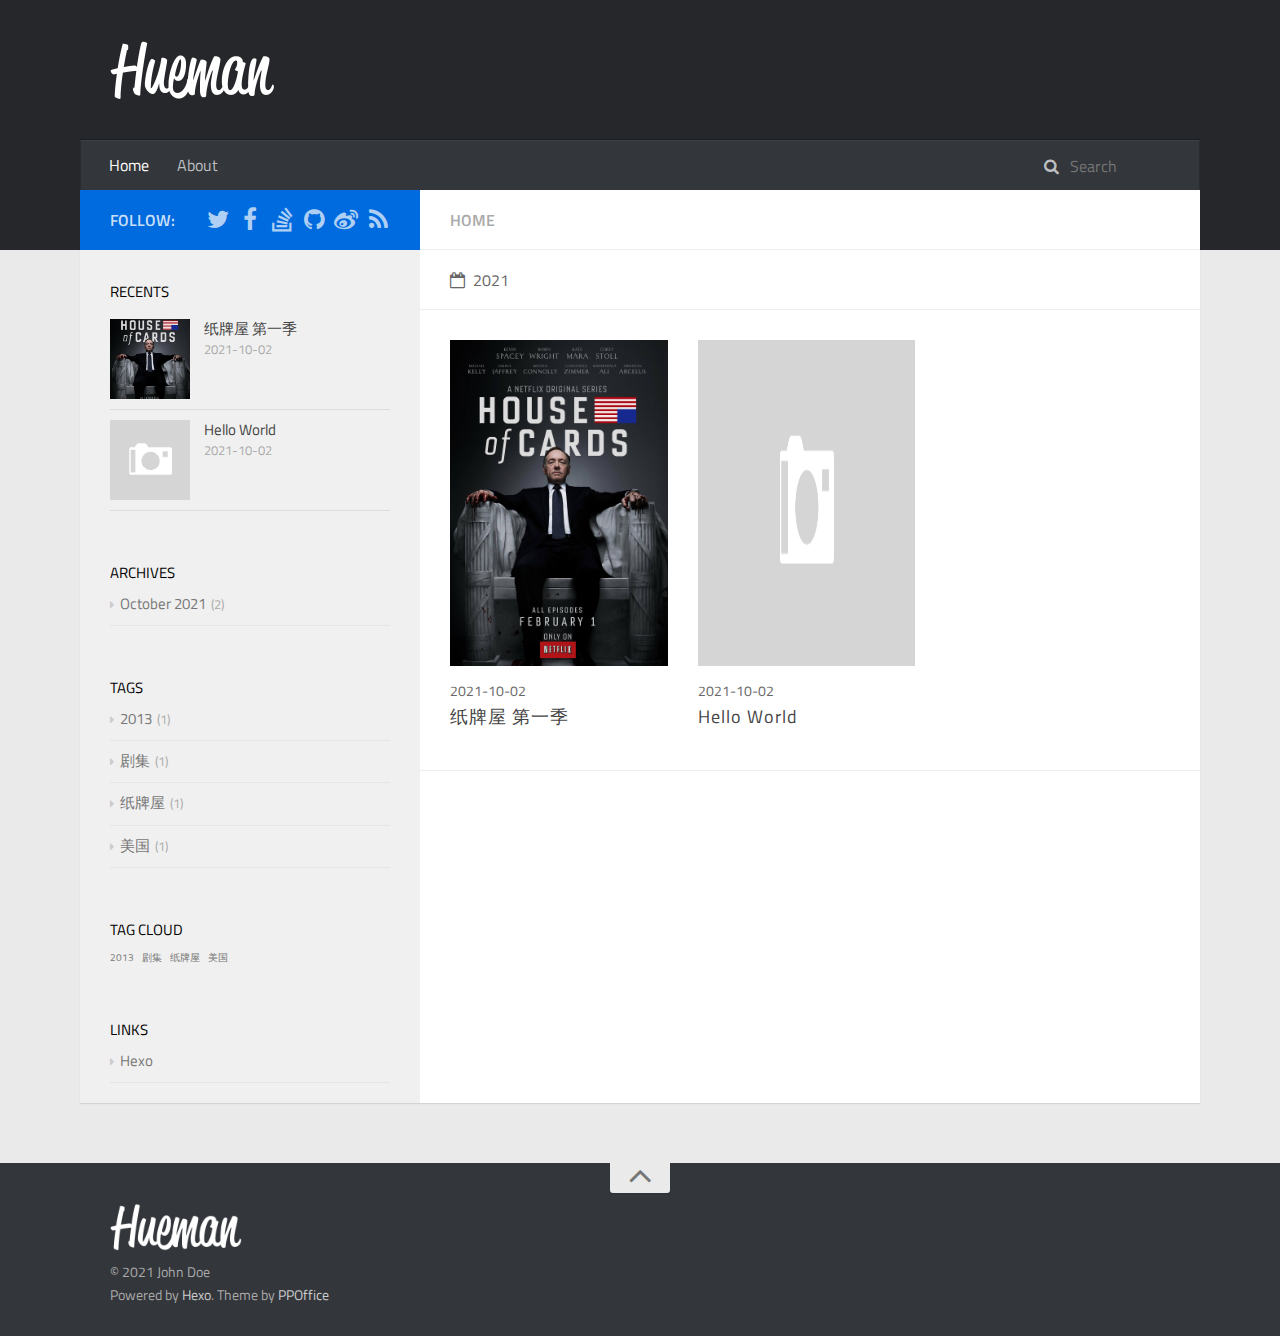
<file: index.html>
<!DOCTYPE html>
<html>
<head>
    <meta charset="utf-8" />

    

    
    <title>Hexo</title>
    
    <meta name="viewport" content="width=device-width, initial-scale=1, maximum-scale=1">
    
    <meta property="og:type" content="website">
<meta property="og:title" content="Hexo">
<meta property="og:url" content="http://example.com/index.html">
<meta property="og:site_name" content="Hexo">
<meta property="og:locale" content="en_US">
<meta property="article:author" content="John Doe">
<meta name="twitter:card" content="summary">
    

    
        <link rel="alternate" href="/" title="Hexo" type="application/atom+xml" />
    

    

    
<link rel="stylesheet" href="/libs/font-awesome/css/font-awesome.min.css">

    
<link rel="stylesheet" href="/libs/titillium-web/styles.css">

    
<link rel="stylesheet" href="/libs/source-code-pro/styles.css">


    
<link rel="stylesheet" href="/css/style.css">


    
<script src="/libs/jquery/3.5.0/jquery.min.js"></script>

    
    
        
<link rel="stylesheet" href="/libs/lightgallery/css/lightgallery.min.css">

    
    
        
<link rel="stylesheet" href="/libs/justified-gallery/justifiedGallery.min.css">

    
    
    
    


<meta name="generator" content="Hexo 5.4.0"></head>

<body>
    <div id="wrap">
        <header id="header">
    <div id="header-outer" class="outer">
        <div class="container">
            <div class="container-inner">
                <div id="header-title">
                    <h1 class="logo-wrap">
                        <a href="/" class="logo"></a>
                    </h1>
                    
                </div>
                <div id="header-inner" class="nav-container">
                    <a id="main-nav-toggle" class="nav-icon fa fa-bars"></a>
                    <div class="nav-container-inner">
                        <ul id="main-nav">
                            
                                <li class="main-nav-list-item" >
                                    <a class="main-nav-list-link" href="/">Home</a>
                                </li>
                            
                                    
                                
                                <li class="main-nav-list-item" >
                                    <a class="main-nav-list-link" href="/about/index.html">About</a>
                                </li>
                            
                        </ul>
                        <nav id="sub-nav">
                            <div id="search-form-wrap">

    <form class="search-form">
        <input type="text" class="ins-search-input search-form-input" placeholder="Search" />
        <button type="submit" class="search-form-submit"></button>
    </form>
    <div class="ins-search">
    <div class="ins-search-mask"></div>
    <div class="ins-search-container">
        <div class="ins-input-wrapper">
            <input type="text" class="ins-search-input" placeholder="Type something..." />
            <span class="ins-close ins-selectable"><i class="fa fa-times-circle"></i></span>
        </div>
        <div class="ins-section-wrapper">
            <div class="ins-section-container"></div>
        </div>
    </div>
</div>
<script>
(function (window) {
    var INSIGHT_CONFIG = {
        TRANSLATION: {
            POSTS: 'Posts',
            PAGES: 'Pages',
            CATEGORIES: 'Categories',
            TAGS: 'Tags',
            UNTITLED: '(Untitled)',
        },
        ROOT_URL: '/',
        CONTENT_URL: '/content.json',
    };
    window.INSIGHT_CONFIG = INSIGHT_CONFIG;
})(window);
</script>

<script src="/js/insight.js"></script>


</div>
                        </nav>
                    </div>
                </div>
            </div>
        </div>
    </div>
</header>

        <div class="container">
            <div class="main-body container-inner">
                <div class="main-body-inner">
                    <section id="main">
                        <div class="main-body-header">
    <h1 class="header">
    
    <em class="page-title-link" data-url="home">Home</em>
    </h1>
</div>

                        <div class="main-body-content">
                            

    
    
        
        
        <section class="archives-wrap">
            <div class="archive-year-wrap">
                <a href="/archives/2021" class="archive-year"><i class="icon fa fa-calendar-o"></i>2021</a>
            </div>
            <div class="archives">
    
    
    
        <div class="article-row">
    
        <article class="article article-summary">
    <div class="article-summary-inner">
        
        <a href="/2021/10/02/House-Of-Cards-S1/" class="thumbnail">
    
    
        <span style="background-image:url(/2021/10/02/House-Of-Cards-S1/cover.jpg)" alt="纸牌屋 第一季" class="thumbnail-image"></span>
    
    
        
<span class="comment-counter">
    <i class="fa fa-comments-o"></i>
    
        <span class="disqus-comment-count" data-disqus-identifier="" data-disqus-url="http://example.com/2021/10/02/House-Of-Cards-S1/">0</span>
    
</span>


    
</a>

        
        <div class="article-meta">
            <div class="category">
            
            </div>
            <div class="date"><time datetime="2021-10-02T09:18:54.000Z" itemprop="datePublished">2021-10-02</time></div>
        </div>
        
    
        <h1 class="article-title" itemprop="name">
        <a href="/2021/10/02/House-Of-Cards-S1/">纸牌屋 第一季</a>
        </h1>
    

        <p class="article-excerpt">
            纸牌屋 第一季

中文名：纸牌屋 第一季英文名：House of Cards Season 1年份：2013国家：美国
豆瓣链接：纸牌屋 第一季 House of Cards Season 1
详细信息导演: 大卫·芬奇 / 詹姆斯·弗雷 / 卡尔·弗兰克林 / 乔·舒马赫 / 艾伦·考特勒 / 查尔斯·麦克道格编剧: 鲍尔·威利蒙 / 基斯·哈夫 / 里克·克利夫兰 / 莎拉·特丽姆 / 萨姆·
        </p>
    </div>
</article>
    

    
    
    
    
        <article class="article article-summary">
    <div class="article-summary-inner">
        
        <a href="/2021/10/02/hello-world/" class="thumbnail">
    
    
        <span class="thumbnail-image thumbnail-none"></span>
    
    
        
<span class="comment-counter">
    <i class="fa fa-comments-o"></i>
    
        <span class="disqus-comment-count" data-disqus-identifier="" data-disqus-url="http://example.com/2021/10/02/hello-world/">0</span>
    
</span>


    
</a>

        
        <div class="article-meta">
            <div class="category">
            
            </div>
            <div class="date"><time datetime="2021-10-02T08:11:51.813Z" itemprop="datePublished">2021-10-02</time></div>
        </div>
        
    
        <h1 class="article-title" itemprop="name">
        <a href="/2021/10/02/hello-world/">Hello World</a>
        </h1>
    

        <p class="article-excerpt">
            Welcome to Hexo! This is your very first post. Check documentation for more info. If you get any problems when using Hexo, you can find the answer in troubleshooting or you can ask me on GitHub.
Quick
        </p>
    </div>
</article>
    
        </div>
    


    </div></section>



                        </div>
                    </section>
                    <aside id="sidebar">
    <a class="sidebar-toggle" title="Expand Sidebar"><i class="toggle icon"></i></a>
    <div class="sidebar-top">
        <p>follow:</p>
        <ul class="social-links">
            
                
                <li>
                    <a class="social-tooltip" title="twitter" href="/" target="_blank" rel="noopener">
                        <i class="icon fa fa-twitter"></i>
                    </a>
                </li>
                
            
                
                <li>
                    <a class="social-tooltip" title="facebook" href="/" target="_blank" rel="noopener">
                        <i class="icon fa fa-facebook"></i>
                    </a>
                </li>
                
            
                
                <li>
                    <a class="social-tooltip" title="stack-overflow" href="/" target="_blank" rel="noopener">
                        <i class="icon fa fa-stack-overflow"></i>
                    </a>
                </li>
                
            
                
                <li>
                    <a class="social-tooltip" title="github" href="https://github.com/ppoffice/hexo-theme-hueman" target="_blank" rel="noopener">
                        <i class="icon fa fa-github"></i>
                    </a>
                </li>
                
            
                
                <li>
                    <a class="social-tooltip" title="weibo" href="/" target="_blank" rel="noopener">
                        <i class="icon fa fa-weibo"></i>
                    </a>
                </li>
                
            
                
                <li>
                    <a class="social-tooltip" title="rss" href="/" target="_blank" rel="noopener">
                        <i class="icon fa fa-rss"></i>
                    </a>
                </li>
                
            
        </ul>
    </div>
    
    <div class="widgets-container">
        
            
                

            
                
    <div class="widget-wrap">
        <h3 class="widget-title">recents</h3>
        <div class="widget">
            <ul id="recent-post" class="">
                
                    <li>
                        
                        <div class="item-thumbnail">
                            <a href="/2021/10/02/House-Of-Cards-S1/" class="thumbnail">
    
    
        <span style="background-image:url(/2021/10/02/House-Of-Cards-S1/cover.jpg)" alt="纸牌屋 第一季" class="thumbnail-image"></span>
    
    
</a>

                        </div>
                        
                        <div class="item-inner">
                            <p class="item-category"></p>
                            <p class="item-title"><a href="/2021/10/02/House-Of-Cards-S1/" class="title">纸牌屋 第一季</a></p>
                            <p class="item-date"><time datetime="2021-10-02T09:18:54.000Z" itemprop="datePublished">2021-10-02</time></p>
                        </div>
                    </li>
                
                    <li>
                        
                        <div class="item-thumbnail">
                            <a href="/2021/10/02/hello-world/" class="thumbnail">
    
    
        <span class="thumbnail-image thumbnail-none"></span>
    
    
</a>

                        </div>
                        
                        <div class="item-inner">
                            <p class="item-category"></p>
                            <p class="item-title"><a href="/2021/10/02/hello-world/" class="title">Hello World</a></p>
                            <p class="item-date"><time datetime="2021-10-02T08:11:51.813Z" itemprop="datePublished">2021-10-02</time></p>
                        </div>
                    </li>
                
            </ul>
        </div>
    </div>

            
                

            
                
    <div class="widget-wrap widget-list">
        <h3 class="widget-title">archives</h3>
        <div class="widget">
            <ul class="archive-list"><li class="archive-list-item"><a class="archive-list-link" href="/archives/2021/10/">October 2021</a><span class="archive-list-count">2</span></li></ul>
        </div>
    </div>


            
                
    <div class="widget-wrap widget-list">
        <h3 class="widget-title">tags</h3>
        <div class="widget">
            <ul class="tag-list" itemprop="keywords"><li class="tag-list-item"><a class="tag-list-link" href="/tags/2013/" rel="tag">2013</a><span class="tag-list-count">1</span></li><li class="tag-list-item"><a class="tag-list-link" href="/tags/%E5%89%A7%E9%9B%86/" rel="tag">剧集</a><span class="tag-list-count">1</span></li><li class="tag-list-item"><a class="tag-list-link" href="/tags/%E7%BA%B8%E7%89%8C%E5%B1%8B/" rel="tag">纸牌屋</a><span class="tag-list-count">1</span></li><li class="tag-list-item"><a class="tag-list-link" href="/tags/%E7%BE%8E%E5%9B%BD/" rel="tag">美国</a><span class="tag-list-count">1</span></li></ul>
        </div>
    </div>


            
                
    <div class="widget-wrap widget-float">
        <h3 class="widget-title">tag cloud</h3>
        <div class="widget tagcloud">
            <a href="/tags/2013/" style="font-size: 10px;">2013</a> <a href="/tags/%E5%89%A7%E9%9B%86/" style="font-size: 10px;">剧集</a> <a href="/tags/%E7%BA%B8%E7%89%8C%E5%B1%8B/" style="font-size: 10px;">纸牌屋</a> <a href="/tags/%E7%BE%8E%E5%9B%BD/" style="font-size: 10px;">美国</a>
        </div>
    </div>


            
                
    <div class="widget-wrap widget-list">
        <h3 class="widget-title">links</h3>
        <div class="widget">
            <ul>
                
                    <li>
                        <a target="_blank" rel="noopener" href="http://hexo.io">Hexo</a>
                    </li>
                
            </ul>
        </div>
    </div>


            
        
    </div>
</aside>

                </div>
            </div>
        </div>
        <footer id="footer">
    <div class="container">
        <div class="container-inner">
            <a id="back-to-top" href="javascript:;"><i class="icon fa fa-angle-up"></i></a>
            <div class="credit">
                <h1 class="logo-wrap">
                    <a href="/" class="logo"></a>
                </h1>
                <p>&copy; 2021 John Doe</p>
                
                <p>Powered by <a href="https://hexo.io/" target="_blank">Hexo</a>. Theme by <a href="https://github.com/ppoffice" target="_blank">PPOffice</a></p>
                
            </div>
            <div class="footer-plugins">
              
    


            </div>
        </div>
    </div>
</footer>

    </div>
    
    
    <script>
    var disqus_shortname = 'hexo-theme-hueman';
    
    
    (function() {
    var dsq = document.createElement('script');
    dsq.type = 'text/javascript';
    dsq.async = true;
    dsq.src = '//' + disqus_shortname + '.disqus.com/count.js';
    (document.getElementsByTagName('head')[0] || document.getElementsByTagName('body')[0]).appendChild(dsq);
    })();
    </script>





    
        
<script src="/libs/lightgallery/js/lightgallery.min.js"></script>

        
<script src="/libs/lightgallery/js/lg-thumbnail.min.js"></script>

        
<script src="/libs/lightgallery/js/lg-pager.min.js"></script>

        
<script src="/libs/lightgallery/js/lg-autoplay.min.js"></script>

        
<script src="/libs/lightgallery/js/lg-fullscreen.min.js"></script>

        
<script src="/libs/lightgallery/js/lg-zoom.min.js"></script>

        
<script src="/libs/lightgallery/js/lg-hash.min.js"></script>

        
<script src="/libs/lightgallery/js/lg-share.min.js"></script>

        
<script src="/libs/lightgallery/js/lg-video.min.js"></script>

    
    
        
<script src="/libs/justified-gallery/jquery.justifiedGallery.min.js"></script>

    
    

    
    
    



<!-- Custom Scripts -->

<script src="/js/main.js"></script>


</body>
</html>
</file>
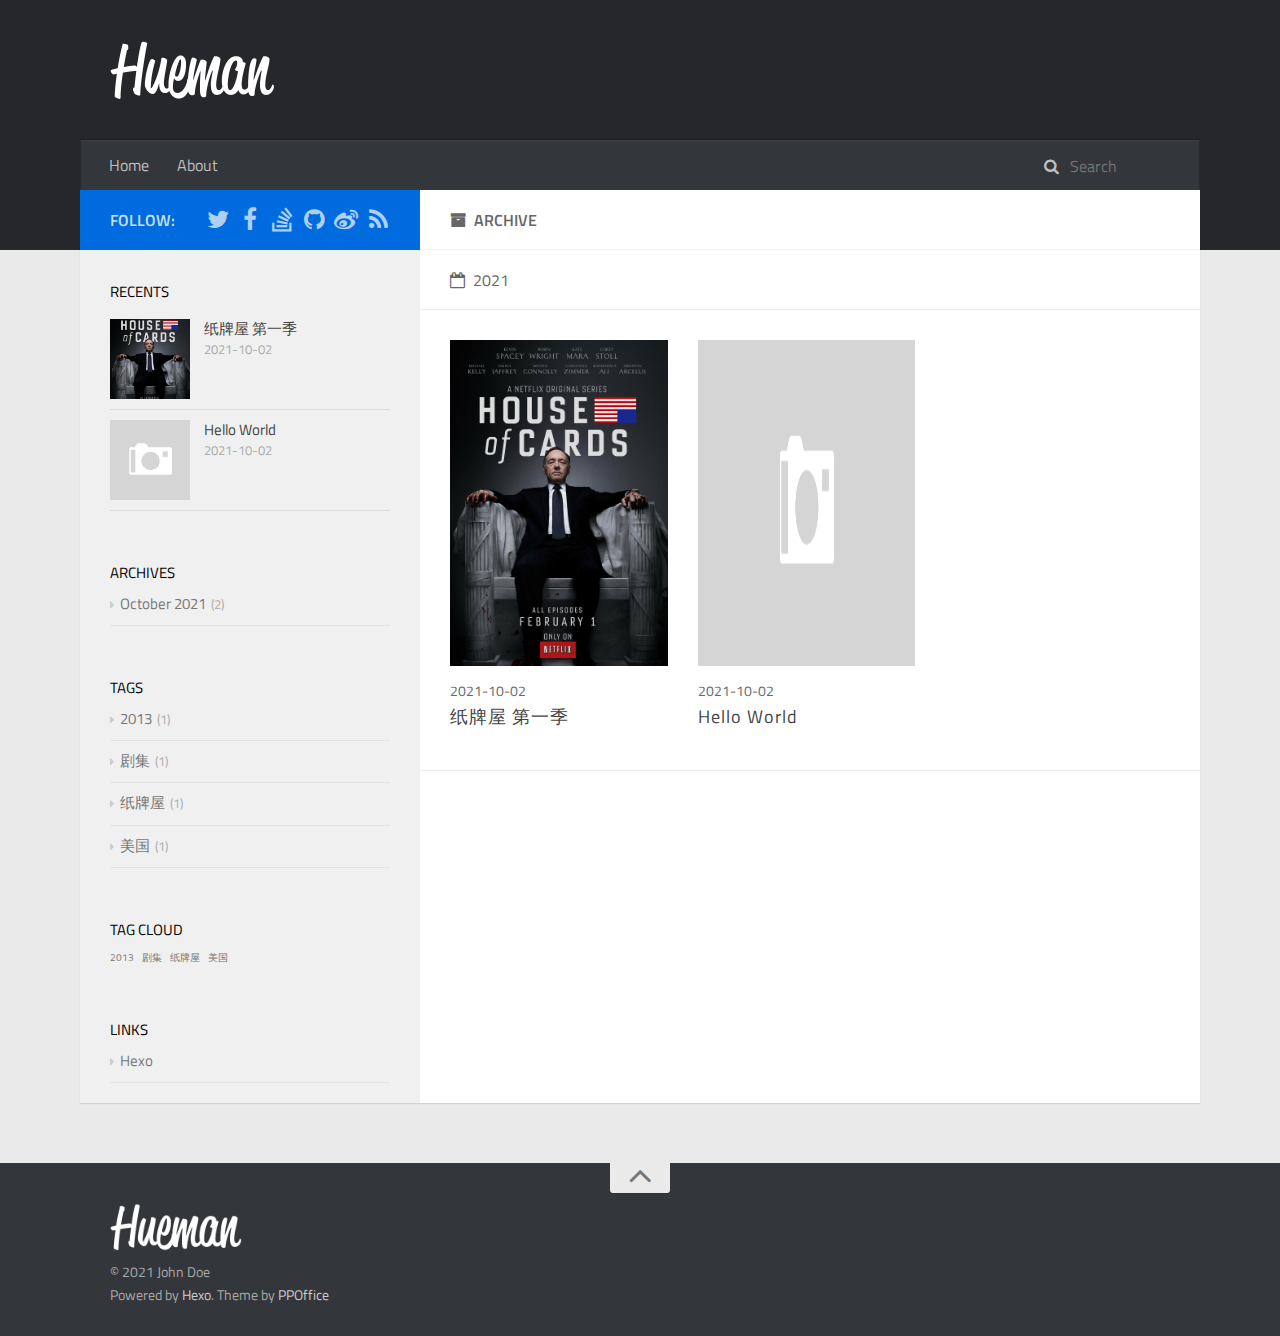
<file: archives/index.html>
<!DOCTYPE html>
<html>
<head>
    <meta charset="utf-8" />

    

    
    <title>Archive | Hexo</title>
    
    <meta name="viewport" content="width=device-width, initial-scale=1, maximum-scale=1">
    
    <meta property="og:type" content="website">
<meta property="og:title" content="Hexo">
<meta property="og:url" content="http://example.com/archives/index.html">
<meta property="og:site_name" content="Hexo">
<meta property="og:locale" content="en_US">
<meta property="article:author" content="John Doe">
<meta name="twitter:card" content="summary">
    

    
        <link rel="alternate" href="/" title="Hexo" type="application/atom+xml" />
    

    

    
<link rel="stylesheet" href="/libs/font-awesome/css/font-awesome.min.css">

    
<link rel="stylesheet" href="/libs/titillium-web/styles.css">

    
<link rel="stylesheet" href="/libs/source-code-pro/styles.css">


    
<link rel="stylesheet" href="/css/style.css">


    
<script src="/libs/jquery/3.5.0/jquery.min.js"></script>

    
    
        
<link rel="stylesheet" href="/libs/lightgallery/css/lightgallery.min.css">

    
    
        
<link rel="stylesheet" href="/libs/justified-gallery/justifiedGallery.min.css">

    
    
    
    


<meta name="generator" content="Hexo 5.4.0"></head>

<body>
    <div id="wrap">
        <header id="header">
    <div id="header-outer" class="outer">
        <div class="container">
            <div class="container-inner">
                <div id="header-title">
                    <h1 class="logo-wrap">
                        <a href="/" class="logo"></a>
                    </h1>
                    
                </div>
                <div id="header-inner" class="nav-container">
                    <a id="main-nav-toggle" class="nav-icon fa fa-bars"></a>
                    <div class="nav-container-inner">
                        <ul id="main-nav">
                            
                                <li class="main-nav-list-item" >
                                    <a class="main-nav-list-link" href="/">Home</a>
                                </li>
                            
                                    
                                
                                <li class="main-nav-list-item" >
                                    <a class="main-nav-list-link" href="/about/index.html">About</a>
                                </li>
                            
                        </ul>
                        <nav id="sub-nav">
                            <div id="search-form-wrap">

    <form class="search-form">
        <input type="text" class="ins-search-input search-form-input" placeholder="Search" />
        <button type="submit" class="search-form-submit"></button>
    </form>
    <div class="ins-search">
    <div class="ins-search-mask"></div>
    <div class="ins-search-container">
        <div class="ins-input-wrapper">
            <input type="text" class="ins-search-input" placeholder="Type something..." />
            <span class="ins-close ins-selectable"><i class="fa fa-times-circle"></i></span>
        </div>
        <div class="ins-section-wrapper">
            <div class="ins-section-container"></div>
        </div>
    </div>
</div>
<script>
(function (window) {
    var INSIGHT_CONFIG = {
        TRANSLATION: {
            POSTS: 'Posts',
            PAGES: 'Pages',
            CATEGORIES: 'Categories',
            TAGS: 'Tags',
            UNTITLED: '(Untitled)',
        },
        ROOT_URL: '/',
        CONTENT_URL: '/content.json',
    };
    window.INSIGHT_CONFIG = INSIGHT_CONFIG;
})(window);
</script>

<script src="/js/insight.js"></script>


</div>
                        </nav>
                    </div>
                </div>
            </div>
        </div>
    </div>
</header>

        <div class="container">
            <div class="main-body container-inner">
                <div class="main-body-inner">
                    <section id="main">
                        <div class="main-body-header">
    <h1 class="header">
    
    <i class="icon fa fa-archive"></i>Archive
    </h1>
</div>

                        <div class="main-body-content">
                            

    
    
        
        
        <section class="archives-wrap">
            <div class="archive-year-wrap">
                <a href="/archives/2021" class="archive-year"><i class="icon fa fa-calendar-o"></i>2021</a>
            </div>
            <div class="archives">
    
    
    
        <div class="article-row">
    
        <article class="article article-summary">
    <div class="article-summary-inner">
        
        <a href="/2021/10/02/House-Of-Cards-S1/" class="thumbnail">
    
    
        <span style="background-image:url(/2021/10/02/House-Of-Cards-S1/cover.jpg)" alt="纸牌屋 第一季" class="thumbnail-image"></span>
    
    
        
<span class="comment-counter">
    <i class="fa fa-comments-o"></i>
    
        <span class="disqus-comment-count" data-disqus-identifier="" data-disqus-url="http://example.com/2021/10/02/House-Of-Cards-S1/">0</span>
    
</span>


    
</a>

        
        <div class="article-meta">
            <div class="category">
            
            </div>
            <div class="date"><time datetime="2021-10-02T09:18:54.000Z" itemprop="datePublished">2021-10-02</time></div>
        </div>
        
    
        <h1 class="article-title" itemprop="name">
        <a href="/2021/10/02/House-Of-Cards-S1/">纸牌屋 第一季</a>
        </h1>
    

        <p class="article-excerpt">
            纸牌屋 第一季

中文名：纸牌屋 第一季英文名：House of Cards Season 1年份：2013国家：美国
豆瓣链接：纸牌屋 第一季 House of Cards Season 1
详细信息导演: 大卫·芬奇 / 詹姆斯·弗雷 / 卡尔·弗兰克林 / 乔·舒马赫 / 艾伦·考特勒 / 查尔斯·麦克道格编剧: 鲍尔·威利蒙 / 基斯·哈夫 / 里克·克利夫兰 / 莎拉·特丽姆 / 萨姆·
        </p>
    </div>
</article>
    

    
    
    
    
        <article class="article article-summary">
    <div class="article-summary-inner">
        
        <a href="/2021/10/02/hello-world/" class="thumbnail">
    
    
        <span class="thumbnail-image thumbnail-none"></span>
    
    
        
<span class="comment-counter">
    <i class="fa fa-comments-o"></i>
    
        <span class="disqus-comment-count" data-disqus-identifier="" data-disqus-url="http://example.com/2021/10/02/hello-world/">0</span>
    
</span>


    
</a>

        
        <div class="article-meta">
            <div class="category">
            
            </div>
            <div class="date"><time datetime="2021-10-02T08:11:51.813Z" itemprop="datePublished">2021-10-02</time></div>
        </div>
        
    
        <h1 class="article-title" itemprop="name">
        <a href="/2021/10/02/hello-world/">Hello World</a>
        </h1>
    

        <p class="article-excerpt">
            Welcome to Hexo! This is your very first post. Check documentation for more info. If you get any problems when using Hexo, you can find the answer in troubleshooting or you can ask me on GitHub.
Quick
        </p>
    </div>
</article>
    
        </div>
    


    </div></section>



                        </div>
                    </section>
                    <aside id="sidebar">
    <a class="sidebar-toggle" title="Expand Sidebar"><i class="toggle icon"></i></a>
    <div class="sidebar-top">
        <p>follow:</p>
        <ul class="social-links">
            
                
                <li>
                    <a class="social-tooltip" title="twitter" href="/" target="_blank" rel="noopener">
                        <i class="icon fa fa-twitter"></i>
                    </a>
                </li>
                
            
                
                <li>
                    <a class="social-tooltip" title="facebook" href="/" target="_blank" rel="noopener">
                        <i class="icon fa fa-facebook"></i>
                    </a>
                </li>
                
            
                
                <li>
                    <a class="social-tooltip" title="stack-overflow" href="/" target="_blank" rel="noopener">
                        <i class="icon fa fa-stack-overflow"></i>
                    </a>
                </li>
                
            
                
                <li>
                    <a class="social-tooltip" title="github" href="https://github.com/ppoffice/hexo-theme-hueman" target="_blank" rel="noopener">
                        <i class="icon fa fa-github"></i>
                    </a>
                </li>
                
            
                
                <li>
                    <a class="social-tooltip" title="weibo" href="/" target="_blank" rel="noopener">
                        <i class="icon fa fa-weibo"></i>
                    </a>
                </li>
                
            
                
                <li>
                    <a class="social-tooltip" title="rss" href="/" target="_blank" rel="noopener">
                        <i class="icon fa fa-rss"></i>
                    </a>
                </li>
                
            
        </ul>
    </div>
    
    <div class="widgets-container">
        
            
                

            
                
    <div class="widget-wrap">
        <h3 class="widget-title">recents</h3>
        <div class="widget">
            <ul id="recent-post" class="">
                
                    <li>
                        
                        <div class="item-thumbnail">
                            <a href="/2021/10/02/House-Of-Cards-S1/" class="thumbnail">
    
    
        <span style="background-image:url(/2021/10/02/House-Of-Cards-S1/cover.jpg)" alt="纸牌屋 第一季" class="thumbnail-image"></span>
    
    
</a>

                        </div>
                        
                        <div class="item-inner">
                            <p class="item-category"></p>
                            <p class="item-title"><a href="/2021/10/02/House-Of-Cards-S1/" class="title">纸牌屋 第一季</a></p>
                            <p class="item-date"><time datetime="2021-10-02T09:18:54.000Z" itemprop="datePublished">2021-10-02</time></p>
                        </div>
                    </li>
                
                    <li>
                        
                        <div class="item-thumbnail">
                            <a href="/2021/10/02/hello-world/" class="thumbnail">
    
    
        <span class="thumbnail-image thumbnail-none"></span>
    
    
</a>

                        </div>
                        
                        <div class="item-inner">
                            <p class="item-category"></p>
                            <p class="item-title"><a href="/2021/10/02/hello-world/" class="title">Hello World</a></p>
                            <p class="item-date"><time datetime="2021-10-02T08:11:51.813Z" itemprop="datePublished">2021-10-02</time></p>
                        </div>
                    </li>
                
            </ul>
        </div>
    </div>

            
                

            
                
    <div class="widget-wrap widget-list">
        <h3 class="widget-title">archives</h3>
        <div class="widget">
            <ul class="archive-list"><li class="archive-list-item"><a class="archive-list-link" href="/archives/2021/10/">October 2021</a><span class="archive-list-count">2</span></li></ul>
        </div>
    </div>


            
                
    <div class="widget-wrap widget-list">
        <h3 class="widget-title">tags</h3>
        <div class="widget">
            <ul class="tag-list" itemprop="keywords"><li class="tag-list-item"><a class="tag-list-link" href="/tags/2013/" rel="tag">2013</a><span class="tag-list-count">1</span></li><li class="tag-list-item"><a class="tag-list-link" href="/tags/%E5%89%A7%E9%9B%86/" rel="tag">剧集</a><span class="tag-list-count">1</span></li><li class="tag-list-item"><a class="tag-list-link" href="/tags/%E7%BA%B8%E7%89%8C%E5%B1%8B/" rel="tag">纸牌屋</a><span class="tag-list-count">1</span></li><li class="tag-list-item"><a class="tag-list-link" href="/tags/%E7%BE%8E%E5%9B%BD/" rel="tag">美国</a><span class="tag-list-count">1</span></li></ul>
        </div>
    </div>


            
                
    <div class="widget-wrap widget-float">
        <h3 class="widget-title">tag cloud</h3>
        <div class="widget tagcloud">
            <a href="/tags/2013/" style="font-size: 10px;">2013</a> <a href="/tags/%E5%89%A7%E9%9B%86/" style="font-size: 10px;">剧集</a> <a href="/tags/%E7%BA%B8%E7%89%8C%E5%B1%8B/" style="font-size: 10px;">纸牌屋</a> <a href="/tags/%E7%BE%8E%E5%9B%BD/" style="font-size: 10px;">美国</a>
        </div>
    </div>


            
                
    <div class="widget-wrap widget-list">
        <h3 class="widget-title">links</h3>
        <div class="widget">
            <ul>
                
                    <li>
                        <a target="_blank" rel="noopener" href="http://hexo.io">Hexo</a>
                    </li>
                
            </ul>
        </div>
    </div>


            
        
    </div>
</aside>

                </div>
            </div>
        </div>
        <footer id="footer">
    <div class="container">
        <div class="container-inner">
            <a id="back-to-top" href="javascript:;"><i class="icon fa fa-angle-up"></i></a>
            <div class="credit">
                <h1 class="logo-wrap">
                    <a href="/" class="logo"></a>
                </h1>
                <p>&copy; 2021 John Doe</p>
                
                <p>Powered by <a href="https://hexo.io/" target="_blank">Hexo</a>. Theme by <a href="https://github.com/ppoffice" target="_blank">PPOffice</a></p>
                
            </div>
            <div class="footer-plugins">
              
    


            </div>
        </div>
    </div>
</footer>

    </div>
    
    
    <script>
    var disqus_shortname = 'hexo-theme-hueman';
    
    
    (function() {
    var dsq = document.createElement('script');
    dsq.type = 'text/javascript';
    dsq.async = true;
    dsq.src = '//' + disqus_shortname + '.disqus.com/count.js';
    (document.getElementsByTagName('head')[0] || document.getElementsByTagName('body')[0]).appendChild(dsq);
    })();
    </script>





    
        
<script src="/libs/lightgallery/js/lightgallery.min.js"></script>

        
<script src="/libs/lightgallery/js/lg-thumbnail.min.js"></script>

        
<script src="/libs/lightgallery/js/lg-pager.min.js"></script>

        
<script src="/libs/lightgallery/js/lg-autoplay.min.js"></script>

        
<script src="/libs/lightgallery/js/lg-fullscreen.min.js"></script>

        
<script src="/libs/lightgallery/js/lg-zoom.min.js"></script>

        
<script src="/libs/lightgallery/js/lg-hash.min.js"></script>

        
<script src="/libs/lightgallery/js/lg-share.min.js"></script>

        
<script src="/libs/lightgallery/js/lg-video.min.js"></script>

    
    
        
<script src="/libs/justified-gallery/jquery.justifiedGallery.min.js"></script>

    
    

    
    
    



<!-- Custom Scripts -->

<script src="/js/main.js"></script>


</body>
</html>
</file>
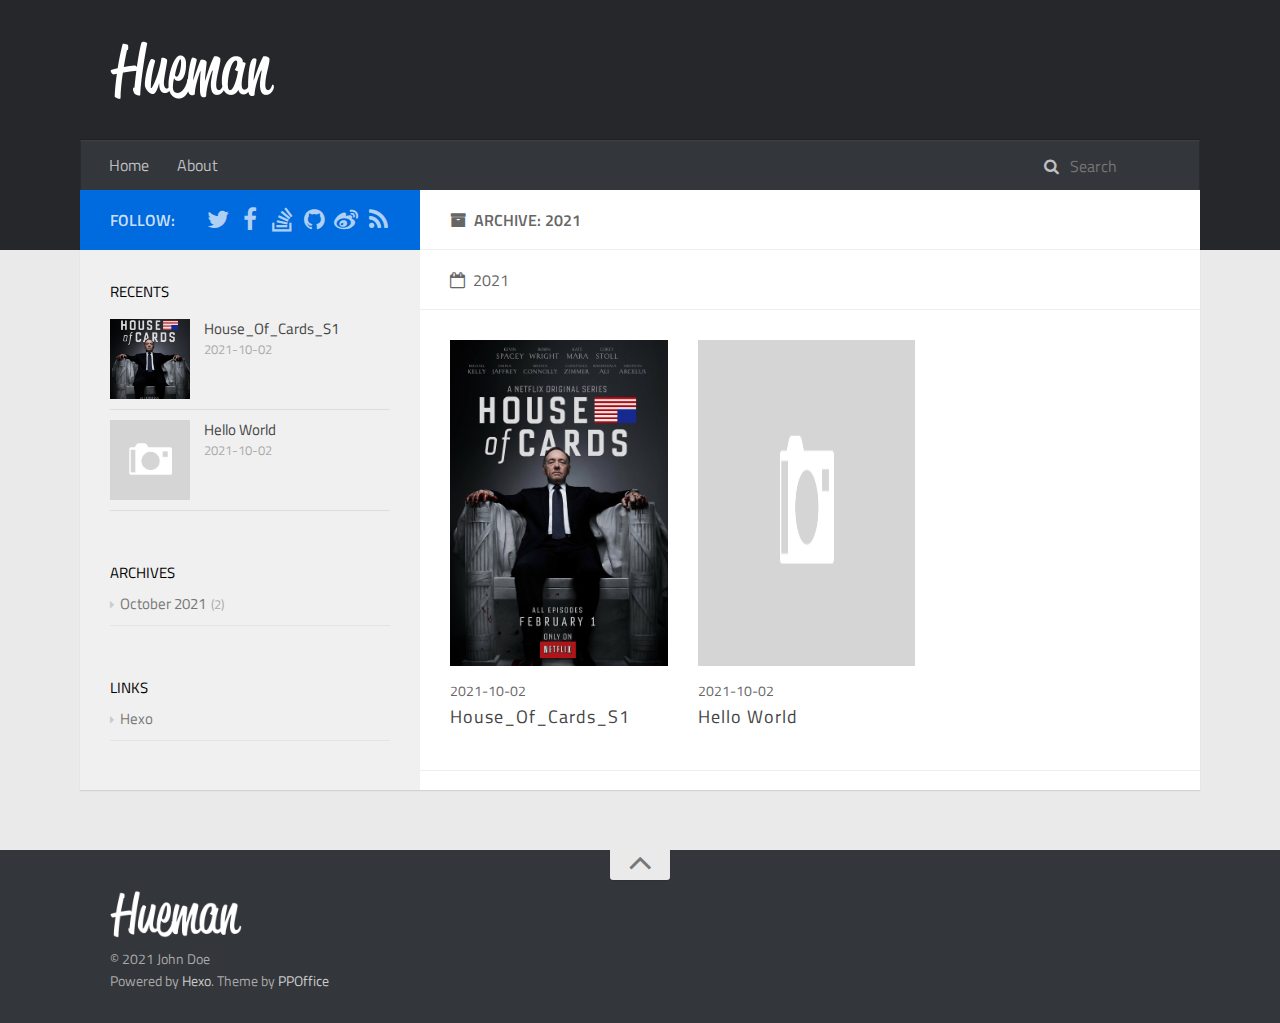
<file: archives/2021/index.html>
<!DOCTYPE html>
<html>
<head>
    <meta charset="utf-8" />

    

    
    <title>Archive: 2021 | Hexo</title>
    
    <meta name="viewport" content="width=device-width, initial-scale=1, maximum-scale=1">
    
    <meta property="og:type" content="website">
<meta property="og:title" content="Hexo">
<meta property="og:url" content="http://example.com/archives/2021/index.html">
<meta property="og:site_name" content="Hexo">
<meta property="og:locale" content="en_US">
<meta property="article:author" content="John Doe">
<meta name="twitter:card" content="summary">
    

    
        <link rel="alternate" href="/" title="Hexo" type="application/atom+xml" />
    

    

    
<link rel="stylesheet" href="/libs/font-awesome/css/font-awesome.min.css">

    
<link rel="stylesheet" href="/libs/titillium-web/styles.css">

    
<link rel="stylesheet" href="/libs/source-code-pro/styles.css">


    
<link rel="stylesheet" href="/css/style.css">


    
<script src="/libs/jquery/3.5.0/jquery.min.js"></script>

    
    
        
<link rel="stylesheet" href="/libs/lightgallery/css/lightgallery.min.css">

    
    
        
<link rel="stylesheet" href="/libs/justified-gallery/justifiedGallery.min.css">

    
    
    
    


<meta name="generator" content="Hexo 5.4.0"></head>

<body>
    <div id="wrap">
        <header id="header">
    <div id="header-outer" class="outer">
        <div class="container">
            <div class="container-inner">
                <div id="header-title">
                    <h1 class="logo-wrap">
                        <a href="/" class="logo"></a>
                    </h1>
                    
                </div>
                <div id="header-inner" class="nav-container">
                    <a id="main-nav-toggle" class="nav-icon fa fa-bars"></a>
                    <div class="nav-container-inner">
                        <ul id="main-nav">
                            
                                <li class="main-nav-list-item" >
                                    <a class="main-nav-list-link" href="/">Home</a>
                                </li>
                            
                                    
                                
                                <li class="main-nav-list-item" >
                                    <a class="main-nav-list-link" href="/about/index.html">About</a>
                                </li>
                            
                        </ul>
                        <nav id="sub-nav">
                            <div id="search-form-wrap">

    <form class="search-form">
        <input type="text" class="ins-search-input search-form-input" placeholder="Search" />
        <button type="submit" class="search-form-submit"></button>
    </form>
    <div class="ins-search">
    <div class="ins-search-mask"></div>
    <div class="ins-search-container">
        <div class="ins-input-wrapper">
            <input type="text" class="ins-search-input" placeholder="Type something..." />
            <span class="ins-close ins-selectable"><i class="fa fa-times-circle"></i></span>
        </div>
        <div class="ins-section-wrapper">
            <div class="ins-section-container"></div>
        </div>
    </div>
</div>
<script>
(function (window) {
    var INSIGHT_CONFIG = {
        TRANSLATION: {
            POSTS: 'Posts',
            PAGES: 'Pages',
            CATEGORIES: 'Categories',
            TAGS: 'Tags',
            UNTITLED: '(Untitled)',
        },
        ROOT_URL: '/',
        CONTENT_URL: '/content.json',
    };
    window.INSIGHT_CONFIG = INSIGHT_CONFIG;
})(window);
</script>

<script src="/js/insight.js"></script>


</div>
                        </nav>
                    </div>
                </div>
            </div>
        </div>
    </div>
</header>

        <div class="container">
            <div class="main-body container-inner">
                <div class="main-body-inner">
                    <section id="main">
                        <div class="main-body-header">
    <h1 class="header">
    
    <i class="icon fa fa-archive"></i>Archive: 2021
    </h1>
</div>

                        <div class="main-body-content">
                            

    
    
        
        
        <section class="archives-wrap">
            <div class="archive-year-wrap">
                <a href="/archives/2021" class="archive-year"><i class="icon fa fa-calendar-o"></i>2021</a>
            </div>
            <div class="archives">
    
    
    
        <div class="article-row">
    
        <article class="article article-summary">
    <div class="article-summary-inner">
        
        <a href="/2021/10/02/House-Of-Cards-S1/" class="thumbnail">
    
    
        <span style="background-image:url(/2021/10/02/House-Of-Cards-S1/cover.jpg)" alt="House_Of_Cards_S1" class="thumbnail-image"></span>
    
    
        
<span class="comment-counter">
    <i class="fa fa-comments-o"></i>
    
        <span class="disqus-comment-count" data-disqus-identifier="" data-disqus-url="http://example.com/2021/10/02/House-Of-Cards-S1/">0</span>
    
</span>


    
</a>

        
        <div class="article-meta">
            <div class="category">
            
            </div>
            <div class="date"><time datetime="2021-10-02T09:18:54.000Z" itemprop="datePublished">2021-10-02</time></div>
        </div>
        
    
        <h1 class="article-title" itemprop="name">
        <a href="/2021/10/02/House-Of-Cards-S1/">House_Of_Cards_S1</a>
        </h1>
    

        <p class="article-excerpt">
            纸牌屋 第一季

中文名：纸牌屋 第一季英文名：House of Cards Season 1年份：2013国家：美国
豆瓣链接：纸牌屋 第一季 House of Cards Season 1
详细信息导演: 大卫·芬奇 / 詹姆斯·弗雷 / 卡尔·弗兰克林 / 乔·舒马赫 / 艾伦·考特勒 / 查尔斯·麦克道格编剧: 鲍尔·威利蒙 / 基斯·哈夫 / 里克·克利夫兰 / 莎拉·特丽姆 / 萨姆·
        </p>
    </div>
</article>
    

    
    
    
    
        <article class="article article-summary">
    <div class="article-summary-inner">
        
        <a href="/2021/10/02/hello-world/" class="thumbnail">
    
    
        <span class="thumbnail-image thumbnail-none"></span>
    
    
        
<span class="comment-counter">
    <i class="fa fa-comments-o"></i>
    
        <span class="disqus-comment-count" data-disqus-identifier="" data-disqus-url="http://example.com/2021/10/02/hello-world/">0</span>
    
</span>


    
</a>

        
        <div class="article-meta">
            <div class="category">
            
            </div>
            <div class="date"><time datetime="2021-10-02T08:11:51.813Z" itemprop="datePublished">2021-10-02</time></div>
        </div>
        
    
        <h1 class="article-title" itemprop="name">
        <a href="/2021/10/02/hello-world/">Hello World</a>
        </h1>
    

        <p class="article-excerpt">
            Welcome to Hexo! This is your very first post. Check documentation for more info. If you get any problems when using Hexo, you can find the answer in troubleshooting or you can ask me on GitHub.
Quick
        </p>
    </div>
</article>
    
        </div>
    


    </div></section>



                        </div>
                    </section>
                    <aside id="sidebar">
    <a class="sidebar-toggle" title="Expand Sidebar"><i class="toggle icon"></i></a>
    <div class="sidebar-top">
        <p>follow:</p>
        <ul class="social-links">
            
                
                <li>
                    <a class="social-tooltip" title="twitter" href="/" target="_blank" rel="noopener">
                        <i class="icon fa fa-twitter"></i>
                    </a>
                </li>
                
            
                
                <li>
                    <a class="social-tooltip" title="facebook" href="/" target="_blank" rel="noopener">
                        <i class="icon fa fa-facebook"></i>
                    </a>
                </li>
                
            
                
                <li>
                    <a class="social-tooltip" title="stack-overflow" href="/" target="_blank" rel="noopener">
                        <i class="icon fa fa-stack-overflow"></i>
                    </a>
                </li>
                
            
                
                <li>
                    <a class="social-tooltip" title="github" href="https://github.com/ppoffice/hexo-theme-hueman" target="_blank" rel="noopener">
                        <i class="icon fa fa-github"></i>
                    </a>
                </li>
                
            
                
                <li>
                    <a class="social-tooltip" title="weibo" href="/" target="_blank" rel="noopener">
                        <i class="icon fa fa-weibo"></i>
                    </a>
                </li>
                
            
                
                <li>
                    <a class="social-tooltip" title="rss" href="/" target="_blank" rel="noopener">
                        <i class="icon fa fa-rss"></i>
                    </a>
                </li>
                
            
        </ul>
    </div>
    
    <div class="widgets-container">
        
            
                

            
                
    <div class="widget-wrap">
        <h3 class="widget-title">recents</h3>
        <div class="widget">
            <ul id="recent-post" class="">
                
                    <li>
                        
                        <div class="item-thumbnail">
                            <a href="/2021/10/02/House-Of-Cards-S1/" class="thumbnail">
    
    
        <span style="background-image:url(/2021/10/02/House-Of-Cards-S1/cover.jpg)" alt="House_Of_Cards_S1" class="thumbnail-image"></span>
    
    
</a>

                        </div>
                        
                        <div class="item-inner">
                            <p class="item-category"></p>
                            <p class="item-title"><a href="/2021/10/02/House-Of-Cards-S1/" class="title">House_Of_Cards_S1</a></p>
                            <p class="item-date"><time datetime="2021-10-02T09:18:54.000Z" itemprop="datePublished">2021-10-02</time></p>
                        </div>
                    </li>
                
                    <li>
                        
                        <div class="item-thumbnail">
                            <a href="/2021/10/02/hello-world/" class="thumbnail">
    
    
        <span class="thumbnail-image thumbnail-none"></span>
    
    
</a>

                        </div>
                        
                        <div class="item-inner">
                            <p class="item-category"></p>
                            <p class="item-title"><a href="/2021/10/02/hello-world/" class="title">Hello World</a></p>
                            <p class="item-date"><time datetime="2021-10-02T08:11:51.813Z" itemprop="datePublished">2021-10-02</time></p>
                        </div>
                    </li>
                
            </ul>
        </div>
    </div>

            
                

            
                
    <div class="widget-wrap widget-list">
        <h3 class="widget-title">archives</h3>
        <div class="widget">
            <ul class="archive-list"><li class="archive-list-item"><a class="archive-list-link" href="/archives/2021/10/">October 2021</a><span class="archive-list-count">2</span></li></ul>
        </div>
    </div>


            
                

            
                

            
                
    <div class="widget-wrap widget-list">
        <h3 class="widget-title">links</h3>
        <div class="widget">
            <ul>
                
                    <li>
                        <a target="_blank" rel="noopener" href="http://hexo.io">Hexo</a>
                    </li>
                
            </ul>
        </div>
    </div>


            
        
    </div>
</aside>

                </div>
            </div>
        </div>
        <footer id="footer">
    <div class="container">
        <div class="container-inner">
            <a id="back-to-top" href="javascript:;"><i class="icon fa fa-angle-up"></i></a>
            <div class="credit">
                <h1 class="logo-wrap">
                    <a href="/" class="logo"></a>
                </h1>
                <p>&copy; 2021 John Doe</p>
                
                <p>Powered by <a href="https://hexo.io/" target="_blank">Hexo</a>. Theme by <a href="https://github.com/ppoffice" target="_blank">PPOffice</a></p>
                
            </div>
            <div class="footer-plugins">
              
    


            </div>
        </div>
    </div>
</footer>

    </div>
    
    
    <script>
    var disqus_shortname = 'hexo-theme-hueman';
    
    
    (function() {
    var dsq = document.createElement('script');
    dsq.type = 'text/javascript';
    dsq.async = true;
    dsq.src = '//' + disqus_shortname + '.disqus.com/count.js';
    (document.getElementsByTagName('head')[0] || document.getElementsByTagName('body')[0]).appendChild(dsq);
    })();
    </script>





    
        
<script src="/libs/lightgallery/js/lightgallery.min.js"></script>

        
<script src="/libs/lightgallery/js/lg-thumbnail.min.js"></script>

        
<script src="/libs/lightgallery/js/lg-pager.min.js"></script>

        
<script src="/libs/lightgallery/js/lg-autoplay.min.js"></script>

        
<script src="/libs/lightgallery/js/lg-fullscreen.min.js"></script>

        
<script src="/libs/lightgallery/js/lg-zoom.min.js"></script>

        
<script src="/libs/lightgallery/js/lg-hash.min.js"></script>

        
<script src="/libs/lightgallery/js/lg-share.min.js"></script>

        
<script src="/libs/lightgallery/js/lg-video.min.js"></script>

    
    
        
<script src="/libs/justified-gallery/jquery.justifiedGallery.min.js"></script>

    
    

    
    
    



<!-- Custom Scripts -->

<script src="/js/main.js"></script>


</body>
</html>
</file>
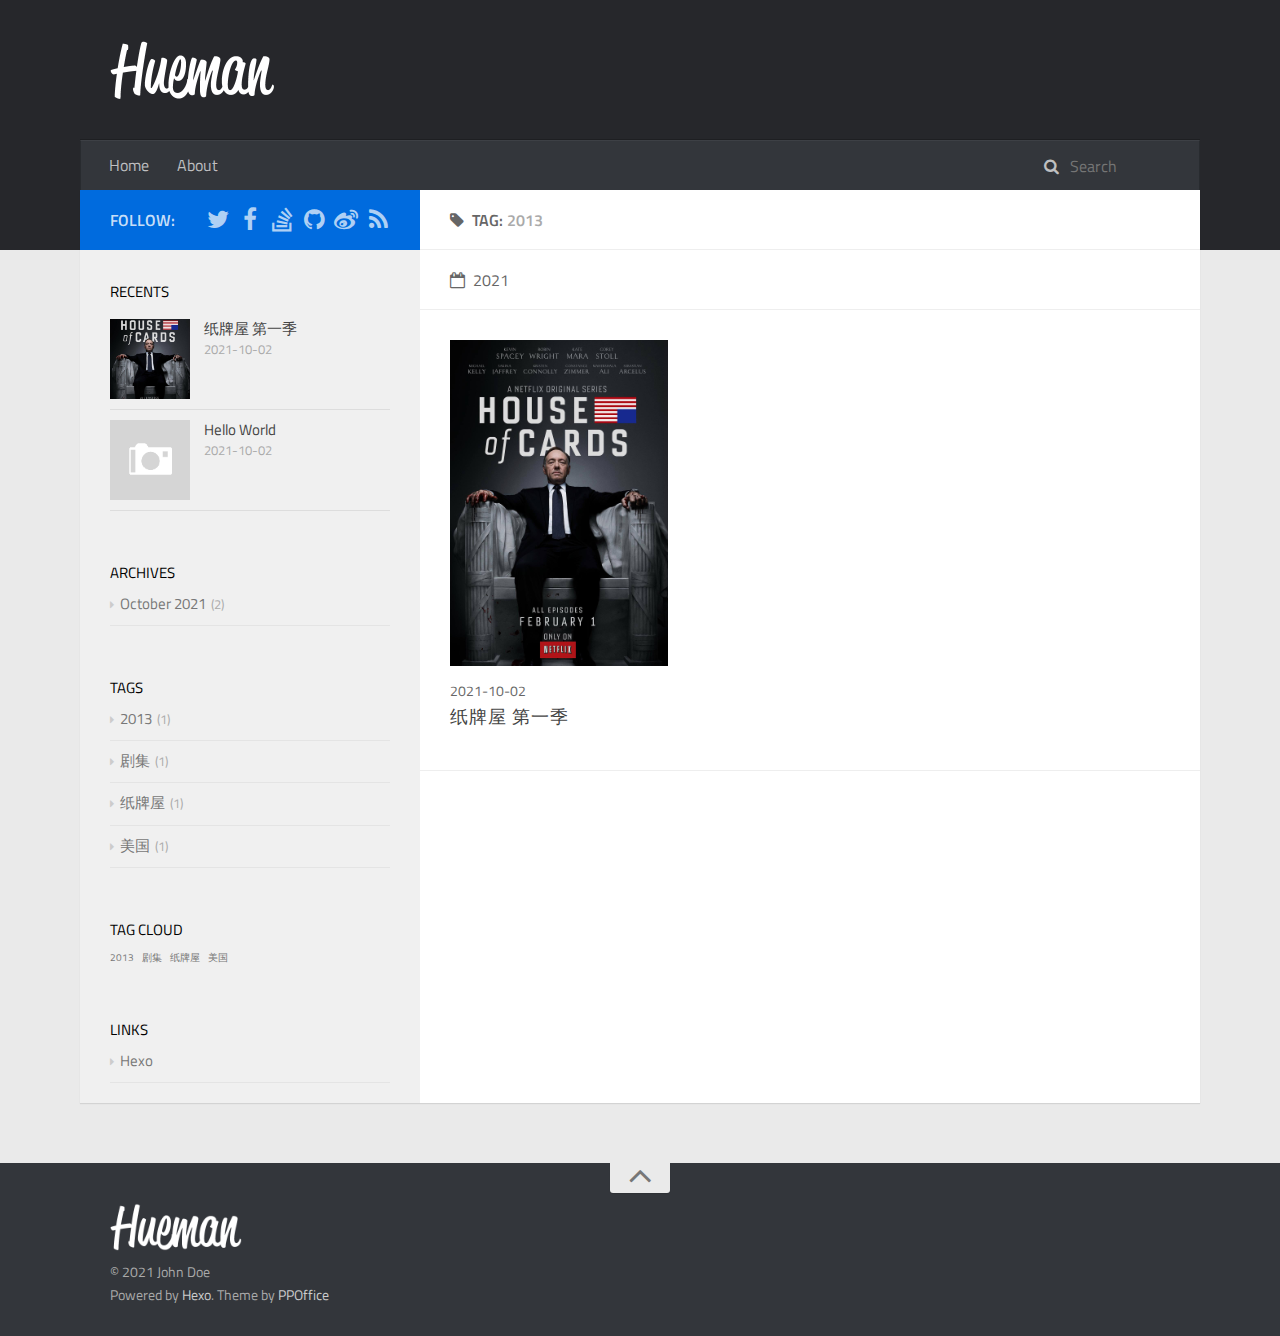
<file: tags/2013/index.html>
<!DOCTYPE html>
<html>
<head>
    <meta charset="utf-8" />

    

    
    <title>Tag: 2013 | Hexo</title>
    
    <meta name="viewport" content="width=device-width, initial-scale=1, maximum-scale=1">
    
    <meta property="og:type" content="website">
<meta property="og:title" content="Hexo">
<meta property="og:url" content="http://example.com/tags/2013/index.html">
<meta property="og:site_name" content="Hexo">
<meta property="og:locale" content="en_US">
<meta property="article:author" content="John Doe">
<meta name="twitter:card" content="summary">
    

    
        <link rel="alternate" href="/" title="Hexo" type="application/atom+xml" />
    

    

    
<link rel="stylesheet" href="/libs/font-awesome/css/font-awesome.min.css">

    
<link rel="stylesheet" href="/libs/titillium-web/styles.css">

    
<link rel="stylesheet" href="/libs/source-code-pro/styles.css">


    
<link rel="stylesheet" href="/css/style.css">


    
<script src="/libs/jquery/3.5.0/jquery.min.js"></script>

    
    
        
<link rel="stylesheet" href="/libs/lightgallery/css/lightgallery.min.css">

    
    
        
<link rel="stylesheet" href="/libs/justified-gallery/justifiedGallery.min.css">

    
    
    
    


<meta name="generator" content="Hexo 5.4.0"></head>

<body>
    <div id="wrap">
        <header id="header">
    <div id="header-outer" class="outer">
        <div class="container">
            <div class="container-inner">
                <div id="header-title">
                    <h1 class="logo-wrap">
                        <a href="/" class="logo"></a>
                    </h1>
                    
                </div>
                <div id="header-inner" class="nav-container">
                    <a id="main-nav-toggle" class="nav-icon fa fa-bars"></a>
                    <div class="nav-container-inner">
                        <ul id="main-nav">
                            
                                <li class="main-nav-list-item" >
                                    <a class="main-nav-list-link" href="/">Home</a>
                                </li>
                            
                                    
                                
                                <li class="main-nav-list-item" >
                                    <a class="main-nav-list-link" href="/about/index.html">About</a>
                                </li>
                            
                        </ul>
                        <nav id="sub-nav">
                            <div id="search-form-wrap">

    <form class="search-form">
        <input type="text" class="ins-search-input search-form-input" placeholder="Search" />
        <button type="submit" class="search-form-submit"></button>
    </form>
    <div class="ins-search">
    <div class="ins-search-mask"></div>
    <div class="ins-search-container">
        <div class="ins-input-wrapper">
            <input type="text" class="ins-search-input" placeholder="Type something..." />
            <span class="ins-close ins-selectable"><i class="fa fa-times-circle"></i></span>
        </div>
        <div class="ins-section-wrapper">
            <div class="ins-section-container"></div>
        </div>
    </div>
</div>
<script>
(function (window) {
    var INSIGHT_CONFIG = {
        TRANSLATION: {
            POSTS: 'Posts',
            PAGES: 'Pages',
            CATEGORIES: 'Categories',
            TAGS: 'Tags',
            UNTITLED: '(Untitled)',
        },
        ROOT_URL: '/',
        CONTENT_URL: '/content.json',
    };
    window.INSIGHT_CONFIG = INSIGHT_CONFIG;
})(window);
</script>

<script src="/js/insight.js"></script>


</div>
                        </nav>
                    </div>
                </div>
            </div>
        </div>
    </div>
</header>

        <div class="container">
            <div class="main-body container-inner">
                <div class="main-body-inner">
                    <section id="main">
                        <div class="main-body-header">
    <h1 class="header">
    
    <i class="icon fa fa-tag"></i>Tag: <em>2013</em>
    </h1>
</div>

                        <div class="main-body-content">
                            

    
    
        
        
        <section class="archives-wrap">
            <div class="archive-year-wrap">
                <a href="/archives/2021" class="archive-year"><i class="icon fa fa-calendar-o"></i>2021</a>
            </div>
            <div class="archives">
    
    
    
        <div class="article-row">
    
        <article class="article article-summary">
    <div class="article-summary-inner">
        
        <a href="/2021/10/02/House-Of-Cards-S1/" class="thumbnail">
    
    
        <span style="background-image:url(/2021/10/02/House-Of-Cards-S1/cover.jpg)" alt="纸牌屋 第一季" class="thumbnail-image"></span>
    
    
        
<span class="comment-counter">
    <i class="fa fa-comments-o"></i>
    
        <span class="disqus-comment-count" data-disqus-identifier="" data-disqus-url="http://example.com/2021/10/02/House-Of-Cards-S1/">0</span>
    
</span>


    
</a>

        
        <div class="article-meta">
            <div class="category">
            
            </div>
            <div class="date"><time datetime="2021-10-02T09:18:54.000Z" itemprop="datePublished">2021-10-02</time></div>
        </div>
        
    
        <h1 class="article-title" itemprop="name">
        <a href="/2021/10/02/House-Of-Cards-S1/">纸牌屋 第一季</a>
        </h1>
    

        <p class="article-excerpt">
            纸牌屋 第一季

中文名：纸牌屋 第一季英文名：House of Cards Season 1年份：2013国家：美国
豆瓣链接：纸牌屋 第一季 House of Cards Season 1
详细信息导演: 大卫·芬奇 / 詹姆斯·弗雷 / 卡尔·弗兰克林 / 乔·舒马赫 / 艾伦·考特勒 / 查尔斯·麦克道格编剧: 鲍尔·威利蒙 / 基斯·哈夫 / 里克·克利夫兰 / 莎拉·特丽姆 / 萨姆·
        </p>
    </div>
</article>
    
        </div>
    


    </div></section>



                        </div>
                    </section>
                    <aside id="sidebar">
    <a class="sidebar-toggle" title="Expand Sidebar"><i class="toggle icon"></i></a>
    <div class="sidebar-top">
        <p>follow:</p>
        <ul class="social-links">
            
                
                <li>
                    <a class="social-tooltip" title="twitter" href="/" target="_blank" rel="noopener">
                        <i class="icon fa fa-twitter"></i>
                    </a>
                </li>
                
            
                
                <li>
                    <a class="social-tooltip" title="facebook" href="/" target="_blank" rel="noopener">
                        <i class="icon fa fa-facebook"></i>
                    </a>
                </li>
                
            
                
                <li>
                    <a class="social-tooltip" title="stack-overflow" href="/" target="_blank" rel="noopener">
                        <i class="icon fa fa-stack-overflow"></i>
                    </a>
                </li>
                
            
                
                <li>
                    <a class="social-tooltip" title="github" href="https://github.com/ppoffice/hexo-theme-hueman" target="_blank" rel="noopener">
                        <i class="icon fa fa-github"></i>
                    </a>
                </li>
                
            
                
                <li>
                    <a class="social-tooltip" title="weibo" href="/" target="_blank" rel="noopener">
                        <i class="icon fa fa-weibo"></i>
                    </a>
                </li>
                
            
                
                <li>
                    <a class="social-tooltip" title="rss" href="/" target="_blank" rel="noopener">
                        <i class="icon fa fa-rss"></i>
                    </a>
                </li>
                
            
        </ul>
    </div>
    
    <div class="widgets-container">
        
            
                

            
                
    <div class="widget-wrap">
        <h3 class="widget-title">recents</h3>
        <div class="widget">
            <ul id="recent-post" class="">
                
                    <li>
                        
                        <div class="item-thumbnail">
                            <a href="/2021/10/02/House-Of-Cards-S1/" class="thumbnail">
    
    
        <span style="background-image:url(/2021/10/02/House-Of-Cards-S1/cover.jpg)" alt="纸牌屋 第一季" class="thumbnail-image"></span>
    
    
</a>

                        </div>
                        
                        <div class="item-inner">
                            <p class="item-category"></p>
                            <p class="item-title"><a href="/2021/10/02/House-Of-Cards-S1/" class="title">纸牌屋 第一季</a></p>
                            <p class="item-date"><time datetime="2021-10-02T09:18:54.000Z" itemprop="datePublished">2021-10-02</time></p>
                        </div>
                    </li>
                
                    <li>
                        
                        <div class="item-thumbnail">
                            <a href="/2021/10/02/hello-world/" class="thumbnail">
    
    
        <span class="thumbnail-image thumbnail-none"></span>
    
    
</a>

                        </div>
                        
                        <div class="item-inner">
                            <p class="item-category"></p>
                            <p class="item-title"><a href="/2021/10/02/hello-world/" class="title">Hello World</a></p>
                            <p class="item-date"><time datetime="2021-10-02T08:11:51.813Z" itemprop="datePublished">2021-10-02</time></p>
                        </div>
                    </li>
                
            </ul>
        </div>
    </div>

            
                

            
                
    <div class="widget-wrap widget-list">
        <h3 class="widget-title">archives</h3>
        <div class="widget">
            <ul class="archive-list"><li class="archive-list-item"><a class="archive-list-link" href="/archives/2021/10/">October 2021</a><span class="archive-list-count">2</span></li></ul>
        </div>
    </div>


            
                
    <div class="widget-wrap widget-list">
        <h3 class="widget-title">tags</h3>
        <div class="widget">
            <ul class="tag-list" itemprop="keywords"><li class="tag-list-item"><a class="tag-list-link" href="/tags/2013/" rel="tag">2013</a><span class="tag-list-count">1</span></li><li class="tag-list-item"><a class="tag-list-link" href="/tags/%E5%89%A7%E9%9B%86/" rel="tag">剧集</a><span class="tag-list-count">1</span></li><li class="tag-list-item"><a class="tag-list-link" href="/tags/%E7%BA%B8%E7%89%8C%E5%B1%8B/" rel="tag">纸牌屋</a><span class="tag-list-count">1</span></li><li class="tag-list-item"><a class="tag-list-link" href="/tags/%E7%BE%8E%E5%9B%BD/" rel="tag">美国</a><span class="tag-list-count">1</span></li></ul>
        </div>
    </div>


            
                
    <div class="widget-wrap widget-float">
        <h3 class="widget-title">tag cloud</h3>
        <div class="widget tagcloud">
            <a href="/tags/2013/" style="font-size: 10px;">2013</a> <a href="/tags/%E5%89%A7%E9%9B%86/" style="font-size: 10px;">剧集</a> <a href="/tags/%E7%BA%B8%E7%89%8C%E5%B1%8B/" style="font-size: 10px;">纸牌屋</a> <a href="/tags/%E7%BE%8E%E5%9B%BD/" style="font-size: 10px;">美国</a>
        </div>
    </div>


            
                
    <div class="widget-wrap widget-list">
        <h3 class="widget-title">links</h3>
        <div class="widget">
            <ul>
                
                    <li>
                        <a target="_blank" rel="noopener" href="http://hexo.io">Hexo</a>
                    </li>
                
            </ul>
        </div>
    </div>


            
        
    </div>
</aside>

                </div>
            </div>
        </div>
        <footer id="footer">
    <div class="container">
        <div class="container-inner">
            <a id="back-to-top" href="javascript:;"><i class="icon fa fa-angle-up"></i></a>
            <div class="credit">
                <h1 class="logo-wrap">
                    <a href="/" class="logo"></a>
                </h1>
                <p>&copy; 2021 John Doe</p>
                
                <p>Powered by <a href="https://hexo.io/" target="_blank">Hexo</a>. Theme by <a href="https://github.com/ppoffice" target="_blank">PPOffice</a></p>
                
            </div>
            <div class="footer-plugins">
              
    


            </div>
        </div>
    </div>
</footer>

    </div>
    
    
    <script>
    var disqus_shortname = 'hexo-theme-hueman';
    
    
    (function() {
    var dsq = document.createElement('script');
    dsq.type = 'text/javascript';
    dsq.async = true;
    dsq.src = '//' + disqus_shortname + '.disqus.com/count.js';
    (document.getElementsByTagName('head')[0] || document.getElementsByTagName('body')[0]).appendChild(dsq);
    })();
    </script>





    
        
<script src="/libs/lightgallery/js/lightgallery.min.js"></script>

        
<script src="/libs/lightgallery/js/lg-thumbnail.min.js"></script>

        
<script src="/libs/lightgallery/js/lg-pager.min.js"></script>

        
<script src="/libs/lightgallery/js/lg-autoplay.min.js"></script>

        
<script src="/libs/lightgallery/js/lg-fullscreen.min.js"></script>

        
<script src="/libs/lightgallery/js/lg-zoom.min.js"></script>

        
<script src="/libs/lightgallery/js/lg-hash.min.js"></script>

        
<script src="/libs/lightgallery/js/lg-share.min.js"></script>

        
<script src="/libs/lightgallery/js/lg-video.min.js"></script>

    
    
        
<script src="/libs/justified-gallery/jquery.justifiedGallery.min.js"></script>

    
    

    
    
    



<!-- Custom Scripts -->

<script src="/js/main.js"></script>


</body>
</html>
</file>
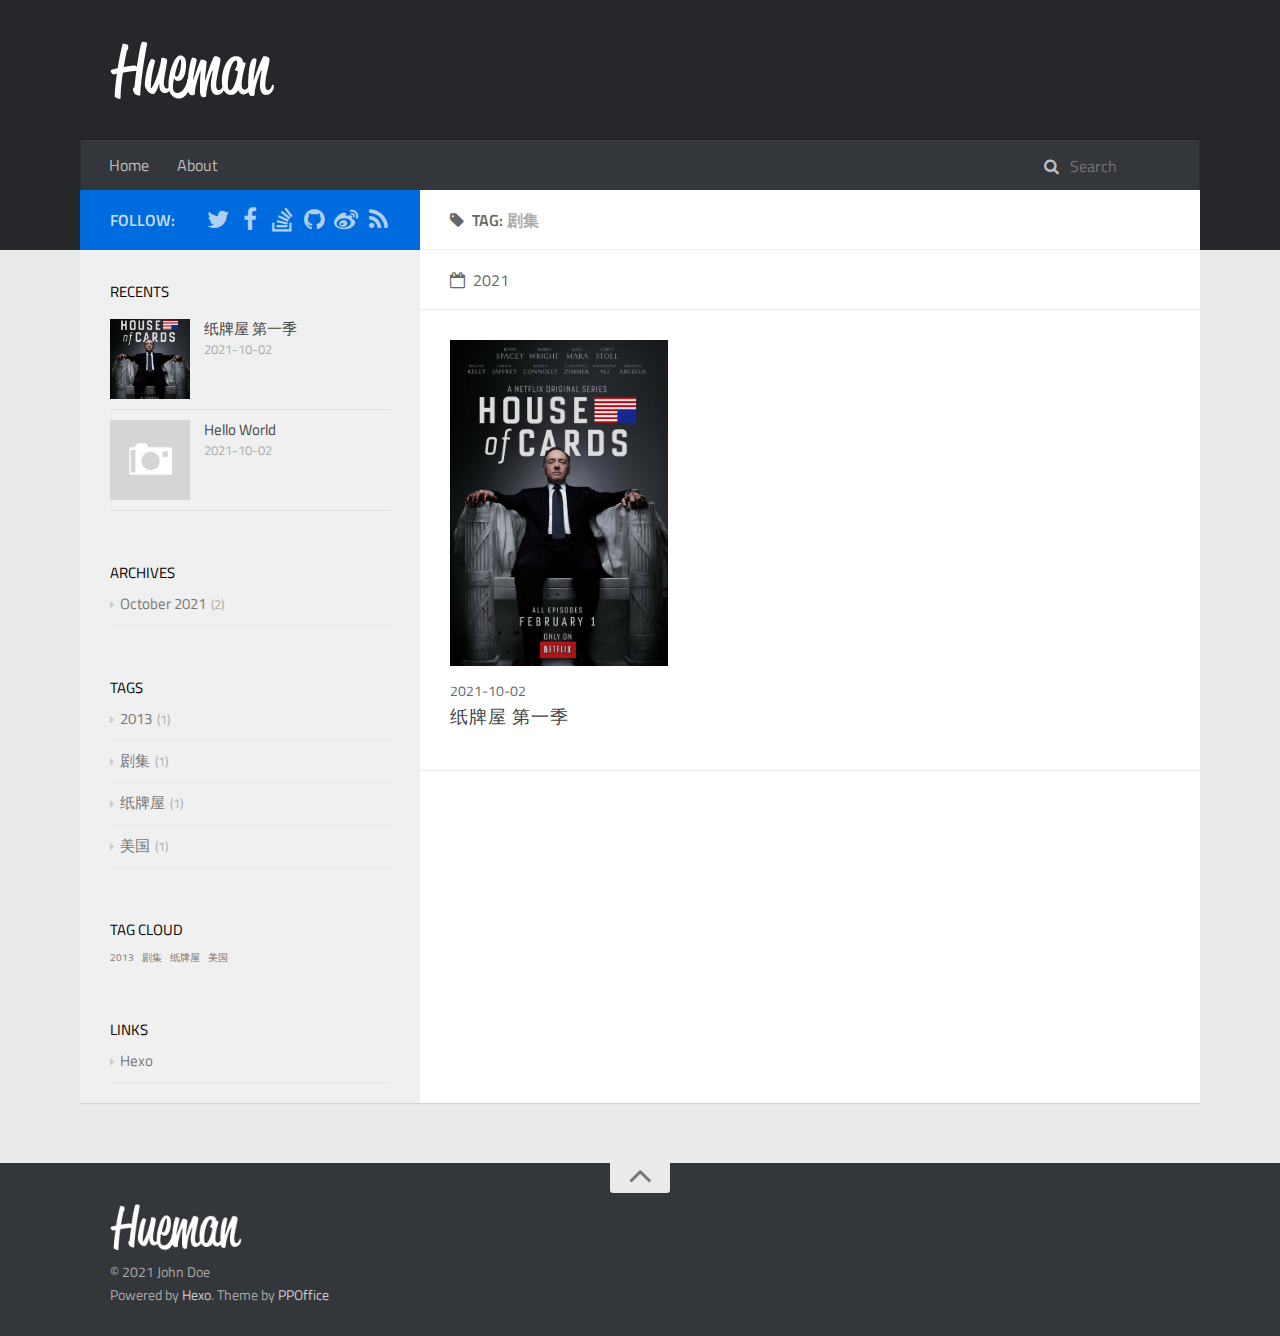
<file: tags/剧集/index.html>
<!DOCTYPE html>
<html>
<head>
    <meta charset="utf-8" />

    

    
    <title>Tag: 剧集 | Hexo</title>
    
    <meta name="viewport" content="width=device-width, initial-scale=1, maximum-scale=1">
    
    <meta property="og:type" content="website">
<meta property="og:title" content="Hexo">
<meta property="og:url" content="http://example.com/tags/%E5%89%A7%E9%9B%86/index.html">
<meta property="og:site_name" content="Hexo">
<meta property="og:locale" content="en_US">
<meta property="article:author" content="John Doe">
<meta name="twitter:card" content="summary">
    

    
        <link rel="alternate" href="/" title="Hexo" type="application/atom+xml" />
    

    

    
<link rel="stylesheet" href="/libs/font-awesome/css/font-awesome.min.css">

    
<link rel="stylesheet" href="/libs/titillium-web/styles.css">

    
<link rel="stylesheet" href="/libs/source-code-pro/styles.css">


    
<link rel="stylesheet" href="/css/style.css">


    
<script src="/libs/jquery/3.5.0/jquery.min.js"></script>

    
    
        
<link rel="stylesheet" href="/libs/lightgallery/css/lightgallery.min.css">

    
    
        
<link rel="stylesheet" href="/libs/justified-gallery/justifiedGallery.min.css">

    
    
    
    


<meta name="generator" content="Hexo 5.4.0"></head>

<body>
    <div id="wrap">
        <header id="header">
    <div id="header-outer" class="outer">
        <div class="container">
            <div class="container-inner">
                <div id="header-title">
                    <h1 class="logo-wrap">
                        <a href="/" class="logo"></a>
                    </h1>
                    
                </div>
                <div id="header-inner" class="nav-container">
                    <a id="main-nav-toggle" class="nav-icon fa fa-bars"></a>
                    <div class="nav-container-inner">
                        <ul id="main-nav">
                            
                                <li class="main-nav-list-item" >
                                    <a class="main-nav-list-link" href="/">Home</a>
                                </li>
                            
                                    
                                
                                <li class="main-nav-list-item" >
                                    <a class="main-nav-list-link" href="/about/index.html">About</a>
                                </li>
                            
                        </ul>
                        <nav id="sub-nav">
                            <div id="search-form-wrap">

    <form class="search-form">
        <input type="text" class="ins-search-input search-form-input" placeholder="Search" />
        <button type="submit" class="search-form-submit"></button>
    </form>
    <div class="ins-search">
    <div class="ins-search-mask"></div>
    <div class="ins-search-container">
        <div class="ins-input-wrapper">
            <input type="text" class="ins-search-input" placeholder="Type something..." />
            <span class="ins-close ins-selectable"><i class="fa fa-times-circle"></i></span>
        </div>
        <div class="ins-section-wrapper">
            <div class="ins-section-container"></div>
        </div>
    </div>
</div>
<script>
(function (window) {
    var INSIGHT_CONFIG = {
        TRANSLATION: {
            POSTS: 'Posts',
            PAGES: 'Pages',
            CATEGORIES: 'Categories',
            TAGS: 'Tags',
            UNTITLED: '(Untitled)',
        },
        ROOT_URL: '/',
        CONTENT_URL: '/content.json',
    };
    window.INSIGHT_CONFIG = INSIGHT_CONFIG;
})(window);
</script>

<script src="/js/insight.js"></script>


</div>
                        </nav>
                    </div>
                </div>
            </div>
        </div>
    </div>
</header>

        <div class="container">
            <div class="main-body container-inner">
                <div class="main-body-inner">
                    <section id="main">
                        <div class="main-body-header">
    <h1 class="header">
    
    <i class="icon fa fa-tag"></i>Tag: <em>剧集</em>
    </h1>
</div>

                        <div class="main-body-content">
                            

    
    
        
        
        <section class="archives-wrap">
            <div class="archive-year-wrap">
                <a href="/archives/2021" class="archive-year"><i class="icon fa fa-calendar-o"></i>2021</a>
            </div>
            <div class="archives">
    
    
    
        <div class="article-row">
    
        <article class="article article-summary">
    <div class="article-summary-inner">
        
        <a href="/2021/10/02/House-Of-Cards-S1/" class="thumbnail">
    
    
        <span style="background-image:url(/2021/10/02/House-Of-Cards-S1/cover.jpg)" alt="纸牌屋 第一季" class="thumbnail-image"></span>
    
    
        
<span class="comment-counter">
    <i class="fa fa-comments-o"></i>
    
        <span class="disqus-comment-count" data-disqus-identifier="" data-disqus-url="http://example.com/2021/10/02/House-Of-Cards-S1/">0</span>
    
</span>


    
</a>

        
        <div class="article-meta">
            <div class="category">
            
            </div>
            <div class="date"><time datetime="2021-10-02T09:18:54.000Z" itemprop="datePublished">2021-10-02</time></div>
        </div>
        
    
        <h1 class="article-title" itemprop="name">
        <a href="/2021/10/02/House-Of-Cards-S1/">纸牌屋 第一季</a>
        </h1>
    

        <p class="article-excerpt">
            纸牌屋 第一季

中文名：纸牌屋 第一季英文名：House of Cards Season 1年份：2013国家：美国
豆瓣链接：纸牌屋 第一季 House of Cards Season 1
详细信息导演: 大卫·芬奇 / 詹姆斯·弗雷 / 卡尔·弗兰克林 / 乔·舒马赫 / 艾伦·考特勒 / 查尔斯·麦克道格编剧: 鲍尔·威利蒙 / 基斯·哈夫 / 里克·克利夫兰 / 莎拉·特丽姆 / 萨姆·
        </p>
    </div>
</article>
    
        </div>
    


    </div></section>



                        </div>
                    </section>
                    <aside id="sidebar">
    <a class="sidebar-toggle" title="Expand Sidebar"><i class="toggle icon"></i></a>
    <div class="sidebar-top">
        <p>follow:</p>
        <ul class="social-links">
            
                
                <li>
                    <a class="social-tooltip" title="twitter" href="/" target="_blank" rel="noopener">
                        <i class="icon fa fa-twitter"></i>
                    </a>
                </li>
                
            
                
                <li>
                    <a class="social-tooltip" title="facebook" href="/" target="_blank" rel="noopener">
                        <i class="icon fa fa-facebook"></i>
                    </a>
                </li>
                
            
                
                <li>
                    <a class="social-tooltip" title="stack-overflow" href="/" target="_blank" rel="noopener">
                        <i class="icon fa fa-stack-overflow"></i>
                    </a>
                </li>
                
            
                
                <li>
                    <a class="social-tooltip" title="github" href="https://github.com/ppoffice/hexo-theme-hueman" target="_blank" rel="noopener">
                        <i class="icon fa fa-github"></i>
                    </a>
                </li>
                
            
                
                <li>
                    <a class="social-tooltip" title="weibo" href="/" target="_blank" rel="noopener">
                        <i class="icon fa fa-weibo"></i>
                    </a>
                </li>
                
            
                
                <li>
                    <a class="social-tooltip" title="rss" href="/" target="_blank" rel="noopener">
                        <i class="icon fa fa-rss"></i>
                    </a>
                </li>
                
            
        </ul>
    </div>
    
    <div class="widgets-container">
        
            
                

            
                
    <div class="widget-wrap">
        <h3 class="widget-title">recents</h3>
        <div class="widget">
            <ul id="recent-post" class="">
                
                    <li>
                        
                        <div class="item-thumbnail">
                            <a href="/2021/10/02/House-Of-Cards-S1/" class="thumbnail">
    
    
        <span style="background-image:url(/2021/10/02/House-Of-Cards-S1/cover.jpg)" alt="纸牌屋 第一季" class="thumbnail-image"></span>
    
    
</a>

                        </div>
                        
                        <div class="item-inner">
                            <p class="item-category"></p>
                            <p class="item-title"><a href="/2021/10/02/House-Of-Cards-S1/" class="title">纸牌屋 第一季</a></p>
                            <p class="item-date"><time datetime="2021-10-02T09:18:54.000Z" itemprop="datePublished">2021-10-02</time></p>
                        </div>
                    </li>
                
                    <li>
                        
                        <div class="item-thumbnail">
                            <a href="/2021/10/02/hello-world/" class="thumbnail">
    
    
        <span class="thumbnail-image thumbnail-none"></span>
    
    
</a>

                        </div>
                        
                        <div class="item-inner">
                            <p class="item-category"></p>
                            <p class="item-title"><a href="/2021/10/02/hello-world/" class="title">Hello World</a></p>
                            <p class="item-date"><time datetime="2021-10-02T08:11:51.813Z" itemprop="datePublished">2021-10-02</time></p>
                        </div>
                    </li>
                
            </ul>
        </div>
    </div>

            
                

            
                
    <div class="widget-wrap widget-list">
        <h3 class="widget-title">archives</h3>
        <div class="widget">
            <ul class="archive-list"><li class="archive-list-item"><a class="archive-list-link" href="/archives/2021/10/">October 2021</a><span class="archive-list-count">2</span></li></ul>
        </div>
    </div>


            
                
    <div class="widget-wrap widget-list">
        <h3 class="widget-title">tags</h3>
        <div class="widget">
            <ul class="tag-list" itemprop="keywords"><li class="tag-list-item"><a class="tag-list-link" href="/tags/2013/" rel="tag">2013</a><span class="tag-list-count">1</span></li><li class="tag-list-item"><a class="tag-list-link" href="/tags/%E5%89%A7%E9%9B%86/" rel="tag">剧集</a><span class="tag-list-count">1</span></li><li class="tag-list-item"><a class="tag-list-link" href="/tags/%E7%BA%B8%E7%89%8C%E5%B1%8B/" rel="tag">纸牌屋</a><span class="tag-list-count">1</span></li><li class="tag-list-item"><a class="tag-list-link" href="/tags/%E7%BE%8E%E5%9B%BD/" rel="tag">美国</a><span class="tag-list-count">1</span></li></ul>
        </div>
    </div>


            
                
    <div class="widget-wrap widget-float">
        <h3 class="widget-title">tag cloud</h3>
        <div class="widget tagcloud">
            <a href="/tags/2013/" style="font-size: 10px;">2013</a> <a href="/tags/%E5%89%A7%E9%9B%86/" style="font-size: 10px;">剧集</a> <a href="/tags/%E7%BA%B8%E7%89%8C%E5%B1%8B/" style="font-size: 10px;">纸牌屋</a> <a href="/tags/%E7%BE%8E%E5%9B%BD/" style="font-size: 10px;">美国</a>
        </div>
    </div>


            
                
    <div class="widget-wrap widget-list">
        <h3 class="widget-title">links</h3>
        <div class="widget">
            <ul>
                
                    <li>
                        <a target="_blank" rel="noopener" href="http://hexo.io">Hexo</a>
                    </li>
                
            </ul>
        </div>
    </div>


            
        
    </div>
</aside>

                </div>
            </div>
        </div>
        <footer id="footer">
    <div class="container">
        <div class="container-inner">
            <a id="back-to-top" href="javascript:;"><i class="icon fa fa-angle-up"></i></a>
            <div class="credit">
                <h1 class="logo-wrap">
                    <a href="/" class="logo"></a>
                </h1>
                <p>&copy; 2021 John Doe</p>
                
                <p>Powered by <a href="https://hexo.io/" target="_blank">Hexo</a>. Theme by <a href="https://github.com/ppoffice" target="_blank">PPOffice</a></p>
                
            </div>
            <div class="footer-plugins">
              
    


            </div>
        </div>
    </div>
</footer>

    </div>
    
    
    <script>
    var disqus_shortname = 'hexo-theme-hueman';
    
    
    (function() {
    var dsq = document.createElement('script');
    dsq.type = 'text/javascript';
    dsq.async = true;
    dsq.src = '//' + disqus_shortname + '.disqus.com/count.js';
    (document.getElementsByTagName('head')[0] || document.getElementsByTagName('body')[0]).appendChild(dsq);
    })();
    </script>





    
        
<script src="/libs/lightgallery/js/lightgallery.min.js"></script>

        
<script src="/libs/lightgallery/js/lg-thumbnail.min.js"></script>

        
<script src="/libs/lightgallery/js/lg-pager.min.js"></script>

        
<script src="/libs/lightgallery/js/lg-autoplay.min.js"></script>

        
<script src="/libs/lightgallery/js/lg-fullscreen.min.js"></script>

        
<script src="/libs/lightgallery/js/lg-zoom.min.js"></script>

        
<script src="/libs/lightgallery/js/lg-hash.min.js"></script>

        
<script src="/libs/lightgallery/js/lg-share.min.js"></script>

        
<script src="/libs/lightgallery/js/lg-video.min.js"></script>

    
    
        
<script src="/libs/justified-gallery/jquery.justifiedGallery.min.js"></script>

    
    

    
    
    



<!-- Custom Scripts -->

<script src="/js/main.js"></script>


</body>
</html>
</file>
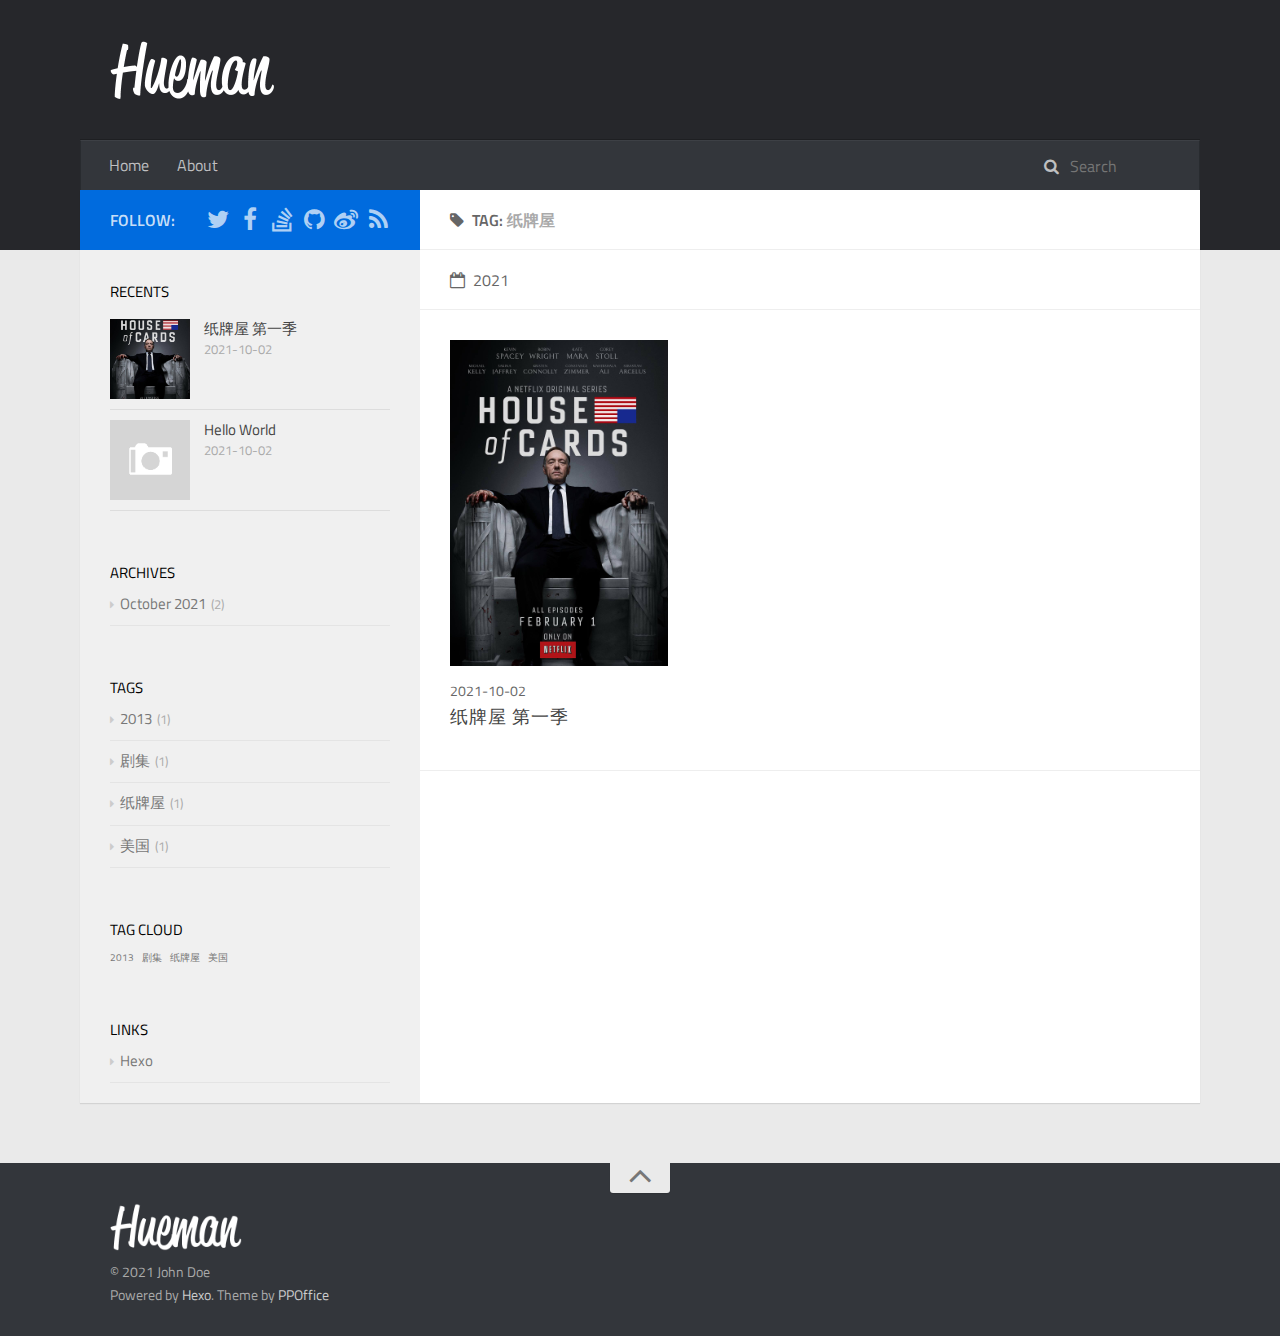
<file: tags/纸牌屋/index.html>
<!DOCTYPE html>
<html>
<head>
    <meta charset="utf-8" />

    

    
    <title>Tag: 纸牌屋 | Hexo</title>
    
    <meta name="viewport" content="width=device-width, initial-scale=1, maximum-scale=1">
    
    <meta property="og:type" content="website">
<meta property="og:title" content="Hexo">
<meta property="og:url" content="http://example.com/tags/%E7%BA%B8%E7%89%8C%E5%B1%8B/index.html">
<meta property="og:site_name" content="Hexo">
<meta property="og:locale" content="en_US">
<meta property="article:author" content="John Doe">
<meta name="twitter:card" content="summary">
    

    
        <link rel="alternate" href="/" title="Hexo" type="application/atom+xml" />
    

    

    
<link rel="stylesheet" href="/libs/font-awesome/css/font-awesome.min.css">

    
<link rel="stylesheet" href="/libs/titillium-web/styles.css">

    
<link rel="stylesheet" href="/libs/source-code-pro/styles.css">


    
<link rel="stylesheet" href="/css/style.css">


    
<script src="/libs/jquery/3.5.0/jquery.min.js"></script>

    
    
        
<link rel="stylesheet" href="/libs/lightgallery/css/lightgallery.min.css">

    
    
        
<link rel="stylesheet" href="/libs/justified-gallery/justifiedGallery.min.css">

    
    
    
    


<meta name="generator" content="Hexo 5.4.0"></head>

<body>
    <div id="wrap">
        <header id="header">
    <div id="header-outer" class="outer">
        <div class="container">
            <div class="container-inner">
                <div id="header-title">
                    <h1 class="logo-wrap">
                        <a href="/" class="logo"></a>
                    </h1>
                    
                </div>
                <div id="header-inner" class="nav-container">
                    <a id="main-nav-toggle" class="nav-icon fa fa-bars"></a>
                    <div class="nav-container-inner">
                        <ul id="main-nav">
                            
                                <li class="main-nav-list-item" >
                                    <a class="main-nav-list-link" href="/">Home</a>
                                </li>
                            
                                    
                                
                                <li class="main-nav-list-item" >
                                    <a class="main-nav-list-link" href="/about/index.html">About</a>
                                </li>
                            
                        </ul>
                        <nav id="sub-nav">
                            <div id="search-form-wrap">

    <form class="search-form">
        <input type="text" class="ins-search-input search-form-input" placeholder="Search" />
        <button type="submit" class="search-form-submit"></button>
    </form>
    <div class="ins-search">
    <div class="ins-search-mask"></div>
    <div class="ins-search-container">
        <div class="ins-input-wrapper">
            <input type="text" class="ins-search-input" placeholder="Type something..." />
            <span class="ins-close ins-selectable"><i class="fa fa-times-circle"></i></span>
        </div>
        <div class="ins-section-wrapper">
            <div class="ins-section-container"></div>
        </div>
    </div>
</div>
<script>
(function (window) {
    var INSIGHT_CONFIG = {
        TRANSLATION: {
            POSTS: 'Posts',
            PAGES: 'Pages',
            CATEGORIES: 'Categories',
            TAGS: 'Tags',
            UNTITLED: '(Untitled)',
        },
        ROOT_URL: '/',
        CONTENT_URL: '/content.json',
    };
    window.INSIGHT_CONFIG = INSIGHT_CONFIG;
})(window);
</script>

<script src="/js/insight.js"></script>


</div>
                        </nav>
                    </div>
                </div>
            </div>
        </div>
    </div>
</header>

        <div class="container">
            <div class="main-body container-inner">
                <div class="main-body-inner">
                    <section id="main">
                        <div class="main-body-header">
    <h1 class="header">
    
    <i class="icon fa fa-tag"></i>Tag: <em>纸牌屋</em>
    </h1>
</div>

                        <div class="main-body-content">
                            

    
    
        
        
        <section class="archives-wrap">
            <div class="archive-year-wrap">
                <a href="/archives/2021" class="archive-year"><i class="icon fa fa-calendar-o"></i>2021</a>
            </div>
            <div class="archives">
    
    
    
        <div class="article-row">
    
        <article class="article article-summary">
    <div class="article-summary-inner">
        
        <a href="/2021/10/02/House-Of-Cards-S1/" class="thumbnail">
    
    
        <span style="background-image:url(/2021/10/02/House-Of-Cards-S1/cover.jpg)" alt="纸牌屋 第一季" class="thumbnail-image"></span>
    
    
        
<span class="comment-counter">
    <i class="fa fa-comments-o"></i>
    
        <span class="disqus-comment-count" data-disqus-identifier="" data-disqus-url="http://example.com/2021/10/02/House-Of-Cards-S1/">0</span>
    
</span>


    
</a>

        
        <div class="article-meta">
            <div class="category">
            
            </div>
            <div class="date"><time datetime="2021-10-02T09:18:54.000Z" itemprop="datePublished">2021-10-02</time></div>
        </div>
        
    
        <h1 class="article-title" itemprop="name">
        <a href="/2021/10/02/House-Of-Cards-S1/">纸牌屋 第一季</a>
        </h1>
    

        <p class="article-excerpt">
            纸牌屋 第一季

中文名：纸牌屋 第一季英文名：House of Cards Season 1年份：2013国家：美国
豆瓣链接：纸牌屋 第一季 House of Cards Season 1
详细信息导演: 大卫·芬奇 / 詹姆斯·弗雷 / 卡尔·弗兰克林 / 乔·舒马赫 / 艾伦·考特勒 / 查尔斯·麦克道格编剧: 鲍尔·威利蒙 / 基斯·哈夫 / 里克·克利夫兰 / 莎拉·特丽姆 / 萨姆·
        </p>
    </div>
</article>
    
        </div>
    


    </div></section>



                        </div>
                    </section>
                    <aside id="sidebar">
    <a class="sidebar-toggle" title="Expand Sidebar"><i class="toggle icon"></i></a>
    <div class="sidebar-top">
        <p>follow:</p>
        <ul class="social-links">
            
                
                <li>
                    <a class="social-tooltip" title="twitter" href="/" target="_blank" rel="noopener">
                        <i class="icon fa fa-twitter"></i>
                    </a>
                </li>
                
            
                
                <li>
                    <a class="social-tooltip" title="facebook" href="/" target="_blank" rel="noopener">
                        <i class="icon fa fa-facebook"></i>
                    </a>
                </li>
                
            
                
                <li>
                    <a class="social-tooltip" title="stack-overflow" href="/" target="_blank" rel="noopener">
                        <i class="icon fa fa-stack-overflow"></i>
                    </a>
                </li>
                
            
                
                <li>
                    <a class="social-tooltip" title="github" href="https://github.com/ppoffice/hexo-theme-hueman" target="_blank" rel="noopener">
                        <i class="icon fa fa-github"></i>
                    </a>
                </li>
                
            
                
                <li>
                    <a class="social-tooltip" title="weibo" href="/" target="_blank" rel="noopener">
                        <i class="icon fa fa-weibo"></i>
                    </a>
                </li>
                
            
                
                <li>
                    <a class="social-tooltip" title="rss" href="/" target="_blank" rel="noopener">
                        <i class="icon fa fa-rss"></i>
                    </a>
                </li>
                
            
        </ul>
    </div>
    
    <div class="widgets-container">
        
            
                

            
                
    <div class="widget-wrap">
        <h3 class="widget-title">recents</h3>
        <div class="widget">
            <ul id="recent-post" class="">
                
                    <li>
                        
                        <div class="item-thumbnail">
                            <a href="/2021/10/02/House-Of-Cards-S1/" class="thumbnail">
    
    
        <span style="background-image:url(/2021/10/02/House-Of-Cards-S1/cover.jpg)" alt="纸牌屋 第一季" class="thumbnail-image"></span>
    
    
</a>

                        </div>
                        
                        <div class="item-inner">
                            <p class="item-category"></p>
                            <p class="item-title"><a href="/2021/10/02/House-Of-Cards-S1/" class="title">纸牌屋 第一季</a></p>
                            <p class="item-date"><time datetime="2021-10-02T09:18:54.000Z" itemprop="datePublished">2021-10-02</time></p>
                        </div>
                    </li>
                
                    <li>
                        
                        <div class="item-thumbnail">
                            <a href="/2021/10/02/hello-world/" class="thumbnail">
    
    
        <span class="thumbnail-image thumbnail-none"></span>
    
    
</a>

                        </div>
                        
                        <div class="item-inner">
                            <p class="item-category"></p>
                            <p class="item-title"><a href="/2021/10/02/hello-world/" class="title">Hello World</a></p>
                            <p class="item-date"><time datetime="2021-10-02T08:11:51.813Z" itemprop="datePublished">2021-10-02</time></p>
                        </div>
                    </li>
                
            </ul>
        </div>
    </div>

            
                

            
                
    <div class="widget-wrap widget-list">
        <h3 class="widget-title">archives</h3>
        <div class="widget">
            <ul class="archive-list"><li class="archive-list-item"><a class="archive-list-link" href="/archives/2021/10/">October 2021</a><span class="archive-list-count">2</span></li></ul>
        </div>
    </div>


            
                
    <div class="widget-wrap widget-list">
        <h3 class="widget-title">tags</h3>
        <div class="widget">
            <ul class="tag-list" itemprop="keywords"><li class="tag-list-item"><a class="tag-list-link" href="/tags/2013/" rel="tag">2013</a><span class="tag-list-count">1</span></li><li class="tag-list-item"><a class="tag-list-link" href="/tags/%E5%89%A7%E9%9B%86/" rel="tag">剧集</a><span class="tag-list-count">1</span></li><li class="tag-list-item"><a class="tag-list-link" href="/tags/%E7%BA%B8%E7%89%8C%E5%B1%8B/" rel="tag">纸牌屋</a><span class="tag-list-count">1</span></li><li class="tag-list-item"><a class="tag-list-link" href="/tags/%E7%BE%8E%E5%9B%BD/" rel="tag">美国</a><span class="tag-list-count">1</span></li></ul>
        </div>
    </div>


            
                
    <div class="widget-wrap widget-float">
        <h3 class="widget-title">tag cloud</h3>
        <div class="widget tagcloud">
            <a href="/tags/2013/" style="font-size: 10px;">2013</a> <a href="/tags/%E5%89%A7%E9%9B%86/" style="font-size: 10px;">剧集</a> <a href="/tags/%E7%BA%B8%E7%89%8C%E5%B1%8B/" style="font-size: 10px;">纸牌屋</a> <a href="/tags/%E7%BE%8E%E5%9B%BD/" style="font-size: 10px;">美国</a>
        </div>
    </div>


            
                
    <div class="widget-wrap widget-list">
        <h3 class="widget-title">links</h3>
        <div class="widget">
            <ul>
                
                    <li>
                        <a target="_blank" rel="noopener" href="http://hexo.io">Hexo</a>
                    </li>
                
            </ul>
        </div>
    </div>


            
        
    </div>
</aside>

                </div>
            </div>
        </div>
        <footer id="footer">
    <div class="container">
        <div class="container-inner">
            <a id="back-to-top" href="javascript:;"><i class="icon fa fa-angle-up"></i></a>
            <div class="credit">
                <h1 class="logo-wrap">
                    <a href="/" class="logo"></a>
                </h1>
                <p>&copy; 2021 John Doe</p>
                
                <p>Powered by <a href="https://hexo.io/" target="_blank">Hexo</a>. Theme by <a href="https://github.com/ppoffice" target="_blank">PPOffice</a></p>
                
            </div>
            <div class="footer-plugins">
              
    


            </div>
        </div>
    </div>
</footer>

    </div>
    
    
    <script>
    var disqus_shortname = 'hexo-theme-hueman';
    
    
    (function() {
    var dsq = document.createElement('script');
    dsq.type = 'text/javascript';
    dsq.async = true;
    dsq.src = '//' + disqus_shortname + '.disqus.com/count.js';
    (document.getElementsByTagName('head')[0] || document.getElementsByTagName('body')[0]).appendChild(dsq);
    })();
    </script>





    
        
<script src="/libs/lightgallery/js/lightgallery.min.js"></script>

        
<script src="/libs/lightgallery/js/lg-thumbnail.min.js"></script>

        
<script src="/libs/lightgallery/js/lg-pager.min.js"></script>

        
<script src="/libs/lightgallery/js/lg-autoplay.min.js"></script>

        
<script src="/libs/lightgallery/js/lg-fullscreen.min.js"></script>

        
<script src="/libs/lightgallery/js/lg-zoom.min.js"></script>

        
<script src="/libs/lightgallery/js/lg-hash.min.js"></script>

        
<script src="/libs/lightgallery/js/lg-share.min.js"></script>

        
<script src="/libs/lightgallery/js/lg-video.min.js"></script>

    
    
        
<script src="/libs/justified-gallery/jquery.justifiedGallery.min.js"></script>

    
    

    
    
    



<!-- Custom Scripts -->

<script src="/js/main.js"></script>


</body>
</html>
</file>
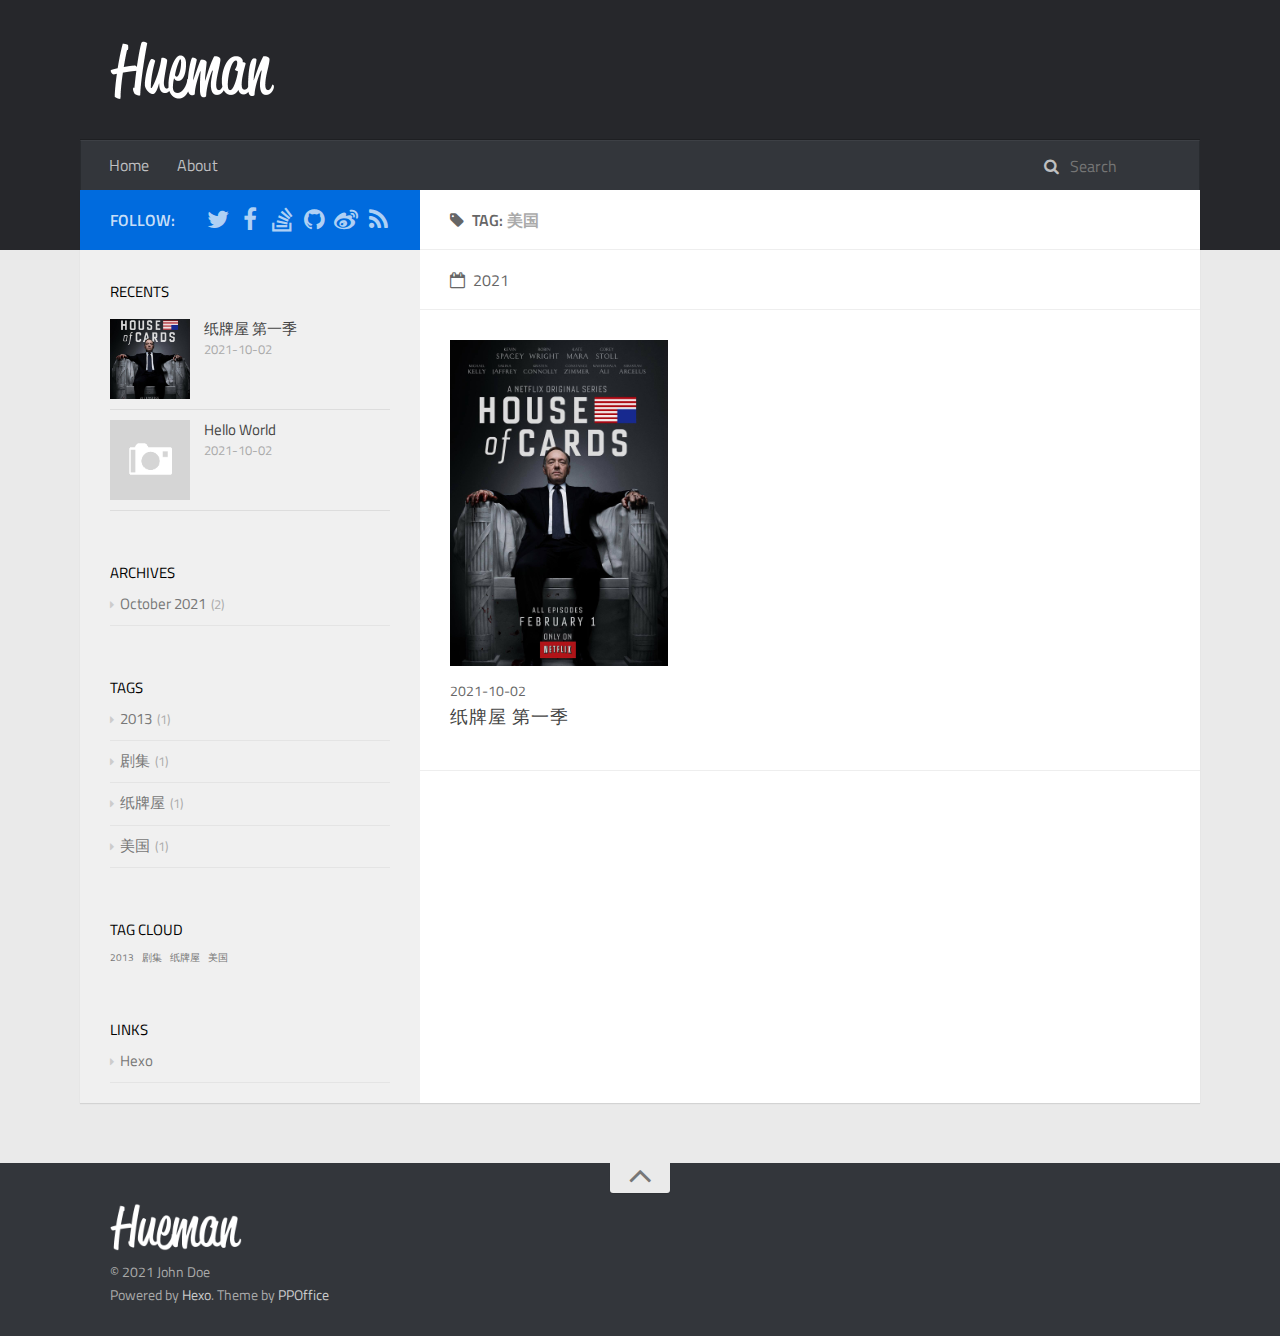
<file: tags/美国/index.html>
<!DOCTYPE html>
<html>
<head>
    <meta charset="utf-8" />

    

    
    <title>Tag: 美国 | Hexo</title>
    
    <meta name="viewport" content="width=device-width, initial-scale=1, maximum-scale=1">
    
    <meta property="og:type" content="website">
<meta property="og:title" content="Hexo">
<meta property="og:url" content="http://example.com/tags/%E7%BE%8E%E5%9B%BD/index.html">
<meta property="og:site_name" content="Hexo">
<meta property="og:locale" content="en_US">
<meta property="article:author" content="John Doe">
<meta name="twitter:card" content="summary">
    

    
        <link rel="alternate" href="/" title="Hexo" type="application/atom+xml" />
    

    

    
<link rel="stylesheet" href="/libs/font-awesome/css/font-awesome.min.css">

    
<link rel="stylesheet" href="/libs/titillium-web/styles.css">

    
<link rel="stylesheet" href="/libs/source-code-pro/styles.css">


    
<link rel="stylesheet" href="/css/style.css">


    
<script src="/libs/jquery/3.5.0/jquery.min.js"></script>

    
    
        
<link rel="stylesheet" href="/libs/lightgallery/css/lightgallery.min.css">

    
    
        
<link rel="stylesheet" href="/libs/justified-gallery/justifiedGallery.min.css">

    
    
    
    


<meta name="generator" content="Hexo 5.4.0"></head>

<body>
    <div id="wrap">
        <header id="header">
    <div id="header-outer" class="outer">
        <div class="container">
            <div class="container-inner">
                <div id="header-title">
                    <h1 class="logo-wrap">
                        <a href="/" class="logo"></a>
                    </h1>
                    
                </div>
                <div id="header-inner" class="nav-container">
                    <a id="main-nav-toggle" class="nav-icon fa fa-bars"></a>
                    <div class="nav-container-inner">
                        <ul id="main-nav">
                            
                                <li class="main-nav-list-item" >
                                    <a class="main-nav-list-link" href="/">Home</a>
                                </li>
                            
                                    
                                
                                <li class="main-nav-list-item" >
                                    <a class="main-nav-list-link" href="/about/index.html">About</a>
                                </li>
                            
                        </ul>
                        <nav id="sub-nav">
                            <div id="search-form-wrap">

    <form class="search-form">
        <input type="text" class="ins-search-input search-form-input" placeholder="Search" />
        <button type="submit" class="search-form-submit"></button>
    </form>
    <div class="ins-search">
    <div class="ins-search-mask"></div>
    <div class="ins-search-container">
        <div class="ins-input-wrapper">
            <input type="text" class="ins-search-input" placeholder="Type something..." />
            <span class="ins-close ins-selectable"><i class="fa fa-times-circle"></i></span>
        </div>
        <div class="ins-section-wrapper">
            <div class="ins-section-container"></div>
        </div>
    </div>
</div>
<script>
(function (window) {
    var INSIGHT_CONFIG = {
        TRANSLATION: {
            POSTS: 'Posts',
            PAGES: 'Pages',
            CATEGORIES: 'Categories',
            TAGS: 'Tags',
            UNTITLED: '(Untitled)',
        },
        ROOT_URL: '/',
        CONTENT_URL: '/content.json',
    };
    window.INSIGHT_CONFIG = INSIGHT_CONFIG;
})(window);
</script>

<script src="/js/insight.js"></script>


</div>
                        </nav>
                    </div>
                </div>
            </div>
        </div>
    </div>
</header>

        <div class="container">
            <div class="main-body container-inner">
                <div class="main-body-inner">
                    <section id="main">
                        <div class="main-body-header">
    <h1 class="header">
    
    <i class="icon fa fa-tag"></i>Tag: <em>美国</em>
    </h1>
</div>

                        <div class="main-body-content">
                            

    
    
        
        
        <section class="archives-wrap">
            <div class="archive-year-wrap">
                <a href="/archives/2021" class="archive-year"><i class="icon fa fa-calendar-o"></i>2021</a>
            </div>
            <div class="archives">
    
    
    
        <div class="article-row">
    
        <article class="article article-summary">
    <div class="article-summary-inner">
        
        <a href="/2021/10/02/House-Of-Cards-S1/" class="thumbnail">
    
    
        <span style="background-image:url(/2021/10/02/House-Of-Cards-S1/cover.jpg)" alt="纸牌屋 第一季" class="thumbnail-image"></span>
    
    
        
<span class="comment-counter">
    <i class="fa fa-comments-o"></i>
    
        <span class="disqus-comment-count" data-disqus-identifier="" data-disqus-url="http://example.com/2021/10/02/House-Of-Cards-S1/">0</span>
    
</span>


    
</a>

        
        <div class="article-meta">
            <div class="category">
            
            </div>
            <div class="date"><time datetime="2021-10-02T09:18:54.000Z" itemprop="datePublished">2021-10-02</time></div>
        </div>
        
    
        <h1 class="article-title" itemprop="name">
        <a href="/2021/10/02/House-Of-Cards-S1/">纸牌屋 第一季</a>
        </h1>
    

        <p class="article-excerpt">
            纸牌屋 第一季

中文名：纸牌屋 第一季英文名：House of Cards Season 1年份：2013国家：美国
豆瓣链接：纸牌屋 第一季 House of Cards Season 1
详细信息导演: 大卫·芬奇 / 詹姆斯·弗雷 / 卡尔·弗兰克林 / 乔·舒马赫 / 艾伦·考特勒 / 查尔斯·麦克道格编剧: 鲍尔·威利蒙 / 基斯·哈夫 / 里克·克利夫兰 / 莎拉·特丽姆 / 萨姆·
        </p>
    </div>
</article>
    
        </div>
    


    </div></section>



                        </div>
                    </section>
                    <aside id="sidebar">
    <a class="sidebar-toggle" title="Expand Sidebar"><i class="toggle icon"></i></a>
    <div class="sidebar-top">
        <p>follow:</p>
        <ul class="social-links">
            
                
                <li>
                    <a class="social-tooltip" title="twitter" href="/" target="_blank" rel="noopener">
                        <i class="icon fa fa-twitter"></i>
                    </a>
                </li>
                
            
                
                <li>
                    <a class="social-tooltip" title="facebook" href="/" target="_blank" rel="noopener">
                        <i class="icon fa fa-facebook"></i>
                    </a>
                </li>
                
            
                
                <li>
                    <a class="social-tooltip" title="stack-overflow" href="/" target="_blank" rel="noopener">
                        <i class="icon fa fa-stack-overflow"></i>
                    </a>
                </li>
                
            
                
                <li>
                    <a class="social-tooltip" title="github" href="https://github.com/ppoffice/hexo-theme-hueman" target="_blank" rel="noopener">
                        <i class="icon fa fa-github"></i>
                    </a>
                </li>
                
            
                
                <li>
                    <a class="social-tooltip" title="weibo" href="/" target="_blank" rel="noopener">
                        <i class="icon fa fa-weibo"></i>
                    </a>
                </li>
                
            
                
                <li>
                    <a class="social-tooltip" title="rss" href="/" target="_blank" rel="noopener">
                        <i class="icon fa fa-rss"></i>
                    </a>
                </li>
                
            
        </ul>
    </div>
    
    <div class="widgets-container">
        
            
                

            
                
    <div class="widget-wrap">
        <h3 class="widget-title">recents</h3>
        <div class="widget">
            <ul id="recent-post" class="">
                
                    <li>
                        
                        <div class="item-thumbnail">
                            <a href="/2021/10/02/House-Of-Cards-S1/" class="thumbnail">
    
    
        <span style="background-image:url(/2021/10/02/House-Of-Cards-S1/cover.jpg)" alt="纸牌屋 第一季" class="thumbnail-image"></span>
    
    
</a>

                        </div>
                        
                        <div class="item-inner">
                            <p class="item-category"></p>
                            <p class="item-title"><a href="/2021/10/02/House-Of-Cards-S1/" class="title">纸牌屋 第一季</a></p>
                            <p class="item-date"><time datetime="2021-10-02T09:18:54.000Z" itemprop="datePublished">2021-10-02</time></p>
                        </div>
                    </li>
                
                    <li>
                        
                        <div class="item-thumbnail">
                            <a href="/2021/10/02/hello-world/" class="thumbnail">
    
    
        <span class="thumbnail-image thumbnail-none"></span>
    
    
</a>

                        </div>
                        
                        <div class="item-inner">
                            <p class="item-category"></p>
                            <p class="item-title"><a href="/2021/10/02/hello-world/" class="title">Hello World</a></p>
                            <p class="item-date"><time datetime="2021-10-02T08:11:51.813Z" itemprop="datePublished">2021-10-02</time></p>
                        </div>
                    </li>
                
            </ul>
        </div>
    </div>

            
                

            
                
    <div class="widget-wrap widget-list">
        <h3 class="widget-title">archives</h3>
        <div class="widget">
            <ul class="archive-list"><li class="archive-list-item"><a class="archive-list-link" href="/archives/2021/10/">October 2021</a><span class="archive-list-count">2</span></li></ul>
        </div>
    </div>


            
                
    <div class="widget-wrap widget-list">
        <h3 class="widget-title">tags</h3>
        <div class="widget">
            <ul class="tag-list" itemprop="keywords"><li class="tag-list-item"><a class="tag-list-link" href="/tags/2013/" rel="tag">2013</a><span class="tag-list-count">1</span></li><li class="tag-list-item"><a class="tag-list-link" href="/tags/%E5%89%A7%E9%9B%86/" rel="tag">剧集</a><span class="tag-list-count">1</span></li><li class="tag-list-item"><a class="tag-list-link" href="/tags/%E7%BA%B8%E7%89%8C%E5%B1%8B/" rel="tag">纸牌屋</a><span class="tag-list-count">1</span></li><li class="tag-list-item"><a class="tag-list-link" href="/tags/%E7%BE%8E%E5%9B%BD/" rel="tag">美国</a><span class="tag-list-count">1</span></li></ul>
        </div>
    </div>


            
                
    <div class="widget-wrap widget-float">
        <h3 class="widget-title">tag cloud</h3>
        <div class="widget tagcloud">
            <a href="/tags/2013/" style="font-size: 10px;">2013</a> <a href="/tags/%E5%89%A7%E9%9B%86/" style="font-size: 10px;">剧集</a> <a href="/tags/%E7%BA%B8%E7%89%8C%E5%B1%8B/" style="font-size: 10px;">纸牌屋</a> <a href="/tags/%E7%BE%8E%E5%9B%BD/" style="font-size: 10px;">美国</a>
        </div>
    </div>


            
                
    <div class="widget-wrap widget-list">
        <h3 class="widget-title">links</h3>
        <div class="widget">
            <ul>
                
                    <li>
                        <a target="_blank" rel="noopener" href="http://hexo.io">Hexo</a>
                    </li>
                
            </ul>
        </div>
    </div>


            
        
    </div>
</aside>

                </div>
            </div>
        </div>
        <footer id="footer">
    <div class="container">
        <div class="container-inner">
            <a id="back-to-top" href="javascript:;"><i class="icon fa fa-angle-up"></i></a>
            <div class="credit">
                <h1 class="logo-wrap">
                    <a href="/" class="logo"></a>
                </h1>
                <p>&copy; 2021 John Doe</p>
                
                <p>Powered by <a href="https://hexo.io/" target="_blank">Hexo</a>. Theme by <a href="https://github.com/ppoffice" target="_blank">PPOffice</a></p>
                
            </div>
            <div class="footer-plugins">
              
    


            </div>
        </div>
    </div>
</footer>

    </div>
    
    
    <script>
    var disqus_shortname = 'hexo-theme-hueman';
    
    
    (function() {
    var dsq = document.createElement('script');
    dsq.type = 'text/javascript';
    dsq.async = true;
    dsq.src = '//' + disqus_shortname + '.disqus.com/count.js';
    (document.getElementsByTagName('head')[0] || document.getElementsByTagName('body')[0]).appendChild(dsq);
    })();
    </script>





    
        
<script src="/libs/lightgallery/js/lightgallery.min.js"></script>

        
<script src="/libs/lightgallery/js/lg-thumbnail.min.js"></script>

        
<script src="/libs/lightgallery/js/lg-pager.min.js"></script>

        
<script src="/libs/lightgallery/js/lg-autoplay.min.js"></script>

        
<script src="/libs/lightgallery/js/lg-fullscreen.min.js"></script>

        
<script src="/libs/lightgallery/js/lg-zoom.min.js"></script>

        
<script src="/libs/lightgallery/js/lg-hash.min.js"></script>

        
<script src="/libs/lightgallery/js/lg-share.min.js"></script>

        
<script src="/libs/lightgallery/js/lg-video.min.js"></script>

    
    
        
<script src="/libs/justified-gallery/jquery.justifiedGallery.min.js"></script>

    
    

    
    
    



<!-- Custom Scripts -->

<script src="/js/main.js"></script>


</body>
</html>
</file>
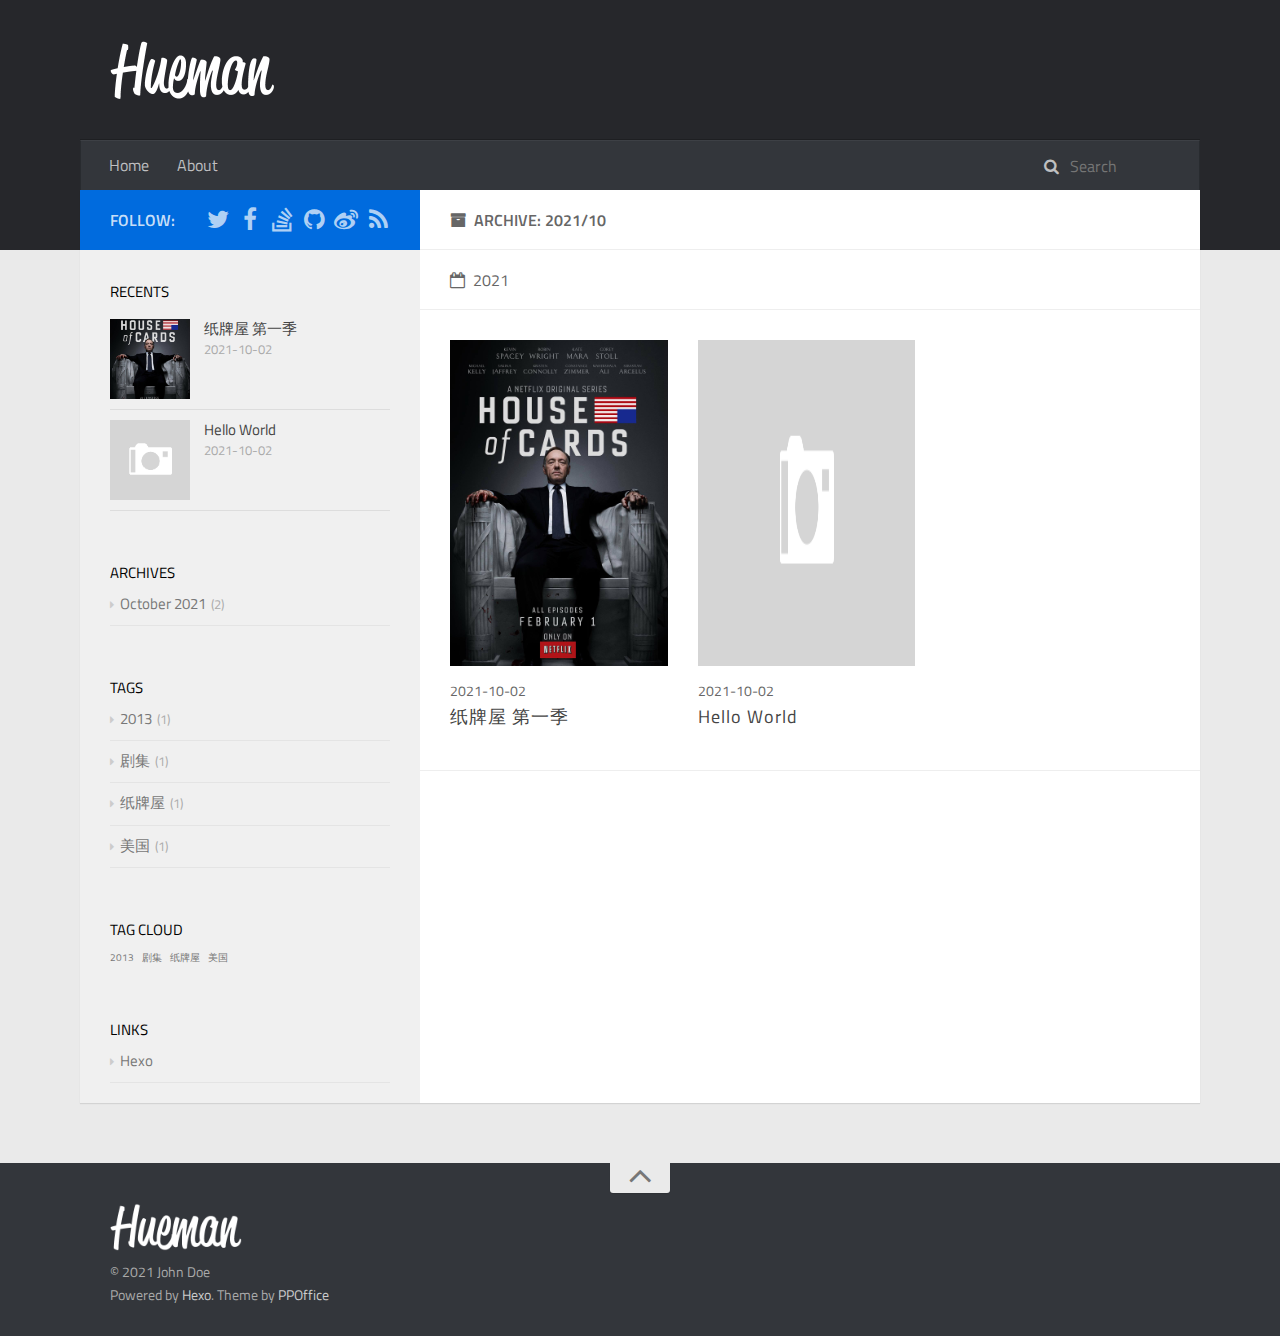
<file: archives/2021/10/index.html>
<!DOCTYPE html>
<html>
<head>
    <meta charset="utf-8" />

    

    
    <title>Archive: 2021/10 | Hexo</title>
    
    <meta name="viewport" content="width=device-width, initial-scale=1, maximum-scale=1">
    
    <meta property="og:type" content="website">
<meta property="og:title" content="Hexo">
<meta property="og:url" content="http://example.com/archives/2021/10/index.html">
<meta property="og:site_name" content="Hexo">
<meta property="og:locale" content="en_US">
<meta property="article:author" content="John Doe">
<meta name="twitter:card" content="summary">
    

    
        <link rel="alternate" href="/" title="Hexo" type="application/atom+xml" />
    

    

    
<link rel="stylesheet" href="/libs/font-awesome/css/font-awesome.min.css">

    
<link rel="stylesheet" href="/libs/titillium-web/styles.css">

    
<link rel="stylesheet" href="/libs/source-code-pro/styles.css">


    
<link rel="stylesheet" href="/css/style.css">


    
<script src="/libs/jquery/3.5.0/jquery.min.js"></script>

    
    
        
<link rel="stylesheet" href="/libs/lightgallery/css/lightgallery.min.css">

    
    
        
<link rel="stylesheet" href="/libs/justified-gallery/justifiedGallery.min.css">

    
    
    
    


<meta name="generator" content="Hexo 5.4.0"></head>

<body>
    <div id="wrap">
        <header id="header">
    <div id="header-outer" class="outer">
        <div class="container">
            <div class="container-inner">
                <div id="header-title">
                    <h1 class="logo-wrap">
                        <a href="/" class="logo"></a>
                    </h1>
                    
                </div>
                <div id="header-inner" class="nav-container">
                    <a id="main-nav-toggle" class="nav-icon fa fa-bars"></a>
                    <div class="nav-container-inner">
                        <ul id="main-nav">
                            
                                <li class="main-nav-list-item" >
                                    <a class="main-nav-list-link" href="/">Home</a>
                                </li>
                            
                                    
                                
                                <li class="main-nav-list-item" >
                                    <a class="main-nav-list-link" href="/about/index.html">About</a>
                                </li>
                            
                        </ul>
                        <nav id="sub-nav">
                            <div id="search-form-wrap">

    <form class="search-form">
        <input type="text" class="ins-search-input search-form-input" placeholder="Search" />
        <button type="submit" class="search-form-submit"></button>
    </form>
    <div class="ins-search">
    <div class="ins-search-mask"></div>
    <div class="ins-search-container">
        <div class="ins-input-wrapper">
            <input type="text" class="ins-search-input" placeholder="Type something..." />
            <span class="ins-close ins-selectable"><i class="fa fa-times-circle"></i></span>
        </div>
        <div class="ins-section-wrapper">
            <div class="ins-section-container"></div>
        </div>
    </div>
</div>
<script>
(function (window) {
    var INSIGHT_CONFIG = {
        TRANSLATION: {
            POSTS: 'Posts',
            PAGES: 'Pages',
            CATEGORIES: 'Categories',
            TAGS: 'Tags',
            UNTITLED: '(Untitled)',
        },
        ROOT_URL: '/',
        CONTENT_URL: '/content.json',
    };
    window.INSIGHT_CONFIG = INSIGHT_CONFIG;
})(window);
</script>

<script src="/js/insight.js"></script>


</div>
                        </nav>
                    </div>
                </div>
            </div>
        </div>
    </div>
</header>

        <div class="container">
            <div class="main-body container-inner">
                <div class="main-body-inner">
                    <section id="main">
                        <div class="main-body-header">
    <h1 class="header">
    
    <i class="icon fa fa-archive"></i>Archive: 2021/10
    </h1>
</div>

                        <div class="main-body-content">
                            

    
    
        
        
        <section class="archives-wrap">
            <div class="archive-year-wrap">
                <a href="/archives/2021" class="archive-year"><i class="icon fa fa-calendar-o"></i>2021</a>
            </div>
            <div class="archives">
    
    
    
        <div class="article-row">
    
        <article class="article article-summary">
    <div class="article-summary-inner">
        
        <a href="/2021/10/02/House-Of-Cards-S1/" class="thumbnail">
    
    
        <span style="background-image:url(/2021/10/02/House-Of-Cards-S1/cover.jpg)" alt="纸牌屋 第一季" class="thumbnail-image"></span>
    
    
        
<span class="comment-counter">
    <i class="fa fa-comments-o"></i>
    
        <span class="disqus-comment-count" data-disqus-identifier="" data-disqus-url="http://example.com/2021/10/02/House-Of-Cards-S1/">0</span>
    
</span>


    
</a>

        
        <div class="article-meta">
            <div class="category">
            
            </div>
            <div class="date"><time datetime="2021-10-02T09:18:54.000Z" itemprop="datePublished">2021-10-02</time></div>
        </div>
        
    
        <h1 class="article-title" itemprop="name">
        <a href="/2021/10/02/House-Of-Cards-S1/">纸牌屋 第一季</a>
        </h1>
    

        <p class="article-excerpt">
            纸牌屋 第一季

中文名：纸牌屋 第一季英文名：House of Cards Season 1年份：2013国家：美国
豆瓣链接：纸牌屋 第一季 House of Cards Season 1
详细信息导演: 大卫·芬奇 / 詹姆斯·弗雷 / 卡尔·弗兰克林 / 乔·舒马赫 / 艾伦·考特勒 / 查尔斯·麦克道格编剧: 鲍尔·威利蒙 / 基斯·哈夫 / 里克·克利夫兰 / 莎拉·特丽姆 / 萨姆·
        </p>
    </div>
</article>
    

    
    
    
    
        <article class="article article-summary">
    <div class="article-summary-inner">
        
        <a href="/2021/10/02/hello-world/" class="thumbnail">
    
    
        <span class="thumbnail-image thumbnail-none"></span>
    
    
        
<span class="comment-counter">
    <i class="fa fa-comments-o"></i>
    
        <span class="disqus-comment-count" data-disqus-identifier="" data-disqus-url="http://example.com/2021/10/02/hello-world/">0</span>
    
</span>


    
</a>

        
        <div class="article-meta">
            <div class="category">
            
            </div>
            <div class="date"><time datetime="2021-10-02T08:11:51.813Z" itemprop="datePublished">2021-10-02</time></div>
        </div>
        
    
        <h1 class="article-title" itemprop="name">
        <a href="/2021/10/02/hello-world/">Hello World</a>
        </h1>
    

        <p class="article-excerpt">
            Welcome to Hexo! This is your very first post. Check documentation for more info. If you get any problems when using Hexo, you can find the answer in troubleshooting or you can ask me on GitHub.
Quick
        </p>
    </div>
</article>
    
        </div>
    


    </div></section>



                        </div>
                    </section>
                    <aside id="sidebar">
    <a class="sidebar-toggle" title="Expand Sidebar"><i class="toggle icon"></i></a>
    <div class="sidebar-top">
        <p>follow:</p>
        <ul class="social-links">
            
                
                <li>
                    <a class="social-tooltip" title="twitter" href="/" target="_blank" rel="noopener">
                        <i class="icon fa fa-twitter"></i>
                    </a>
                </li>
                
            
                
                <li>
                    <a class="social-tooltip" title="facebook" href="/" target="_blank" rel="noopener">
                        <i class="icon fa fa-facebook"></i>
                    </a>
                </li>
                
            
                
                <li>
                    <a class="social-tooltip" title="stack-overflow" href="/" target="_blank" rel="noopener">
                        <i class="icon fa fa-stack-overflow"></i>
                    </a>
                </li>
                
            
                
                <li>
                    <a class="social-tooltip" title="github" href="https://github.com/ppoffice/hexo-theme-hueman" target="_blank" rel="noopener">
                        <i class="icon fa fa-github"></i>
                    </a>
                </li>
                
            
                
                <li>
                    <a class="social-tooltip" title="weibo" href="/" target="_blank" rel="noopener">
                        <i class="icon fa fa-weibo"></i>
                    </a>
                </li>
                
            
                
                <li>
                    <a class="social-tooltip" title="rss" href="/" target="_blank" rel="noopener">
                        <i class="icon fa fa-rss"></i>
                    </a>
                </li>
                
            
        </ul>
    </div>
    
    <div class="widgets-container">
        
            
                

            
                
    <div class="widget-wrap">
        <h3 class="widget-title">recents</h3>
        <div class="widget">
            <ul id="recent-post" class="">
                
                    <li>
                        
                        <div class="item-thumbnail">
                            <a href="/2021/10/02/House-Of-Cards-S1/" class="thumbnail">
    
    
        <span style="background-image:url(/2021/10/02/House-Of-Cards-S1/cover.jpg)" alt="纸牌屋 第一季" class="thumbnail-image"></span>
    
    
</a>

                        </div>
                        
                        <div class="item-inner">
                            <p class="item-category"></p>
                            <p class="item-title"><a href="/2021/10/02/House-Of-Cards-S1/" class="title">纸牌屋 第一季</a></p>
                            <p class="item-date"><time datetime="2021-10-02T09:18:54.000Z" itemprop="datePublished">2021-10-02</time></p>
                        </div>
                    </li>
                
                    <li>
                        
                        <div class="item-thumbnail">
                            <a href="/2021/10/02/hello-world/" class="thumbnail">
    
    
        <span class="thumbnail-image thumbnail-none"></span>
    
    
</a>

                        </div>
                        
                        <div class="item-inner">
                            <p class="item-category"></p>
                            <p class="item-title"><a href="/2021/10/02/hello-world/" class="title">Hello World</a></p>
                            <p class="item-date"><time datetime="2021-10-02T08:11:51.813Z" itemprop="datePublished">2021-10-02</time></p>
                        </div>
                    </li>
                
            </ul>
        </div>
    </div>

            
                

            
                
    <div class="widget-wrap widget-list">
        <h3 class="widget-title">archives</h3>
        <div class="widget">
            <ul class="archive-list"><li class="archive-list-item"><a class="archive-list-link" href="/archives/2021/10/">October 2021</a><span class="archive-list-count">2</span></li></ul>
        </div>
    </div>


            
                
    <div class="widget-wrap widget-list">
        <h3 class="widget-title">tags</h3>
        <div class="widget">
            <ul class="tag-list" itemprop="keywords"><li class="tag-list-item"><a class="tag-list-link" href="/tags/2013/" rel="tag">2013</a><span class="tag-list-count">1</span></li><li class="tag-list-item"><a class="tag-list-link" href="/tags/%E5%89%A7%E9%9B%86/" rel="tag">剧集</a><span class="tag-list-count">1</span></li><li class="tag-list-item"><a class="tag-list-link" href="/tags/%E7%BA%B8%E7%89%8C%E5%B1%8B/" rel="tag">纸牌屋</a><span class="tag-list-count">1</span></li><li class="tag-list-item"><a class="tag-list-link" href="/tags/%E7%BE%8E%E5%9B%BD/" rel="tag">美国</a><span class="tag-list-count">1</span></li></ul>
        </div>
    </div>


            
                
    <div class="widget-wrap widget-float">
        <h3 class="widget-title">tag cloud</h3>
        <div class="widget tagcloud">
            <a href="/tags/2013/" style="font-size: 10px;">2013</a> <a href="/tags/%E5%89%A7%E9%9B%86/" style="font-size: 10px;">剧集</a> <a href="/tags/%E7%BA%B8%E7%89%8C%E5%B1%8B/" style="font-size: 10px;">纸牌屋</a> <a href="/tags/%E7%BE%8E%E5%9B%BD/" style="font-size: 10px;">美国</a>
        </div>
    </div>


            
                
    <div class="widget-wrap widget-list">
        <h3 class="widget-title">links</h3>
        <div class="widget">
            <ul>
                
                    <li>
                        <a target="_blank" rel="noopener" href="http://hexo.io">Hexo</a>
                    </li>
                
            </ul>
        </div>
    </div>


            
        
    </div>
</aside>

                </div>
            </div>
        </div>
        <footer id="footer">
    <div class="container">
        <div class="container-inner">
            <a id="back-to-top" href="javascript:;"><i class="icon fa fa-angle-up"></i></a>
            <div class="credit">
                <h1 class="logo-wrap">
                    <a href="/" class="logo"></a>
                </h1>
                <p>&copy; 2021 John Doe</p>
                
                <p>Powered by <a href="https://hexo.io/" target="_blank">Hexo</a>. Theme by <a href="https://github.com/ppoffice" target="_blank">PPOffice</a></p>
                
            </div>
            <div class="footer-plugins">
              
    


            </div>
        </div>
    </div>
</footer>

    </div>
    
    
    <script>
    var disqus_shortname = 'hexo-theme-hueman';
    
    
    (function() {
    var dsq = document.createElement('script');
    dsq.type = 'text/javascript';
    dsq.async = true;
    dsq.src = '//' + disqus_shortname + '.disqus.com/count.js';
    (document.getElementsByTagName('head')[0] || document.getElementsByTagName('body')[0]).appendChild(dsq);
    })();
    </script>





    
        
<script src="/libs/lightgallery/js/lightgallery.min.js"></script>

        
<script src="/libs/lightgallery/js/lg-thumbnail.min.js"></script>

        
<script src="/libs/lightgallery/js/lg-pager.min.js"></script>

        
<script src="/libs/lightgallery/js/lg-autoplay.min.js"></script>

        
<script src="/libs/lightgallery/js/lg-fullscreen.min.js"></script>

        
<script src="/libs/lightgallery/js/lg-zoom.min.js"></script>

        
<script src="/libs/lightgallery/js/lg-hash.min.js"></script>

        
<script src="/libs/lightgallery/js/lg-share.min.js"></script>

        
<script src="/libs/lightgallery/js/lg-video.min.js"></script>

    
    
        
<script src="/libs/justified-gallery/jquery.justifiedGallery.min.js"></script>

    
    

    
    
    



<!-- Custom Scripts -->

<script src="/js/main.js"></script>


</body>
</html>
</file>
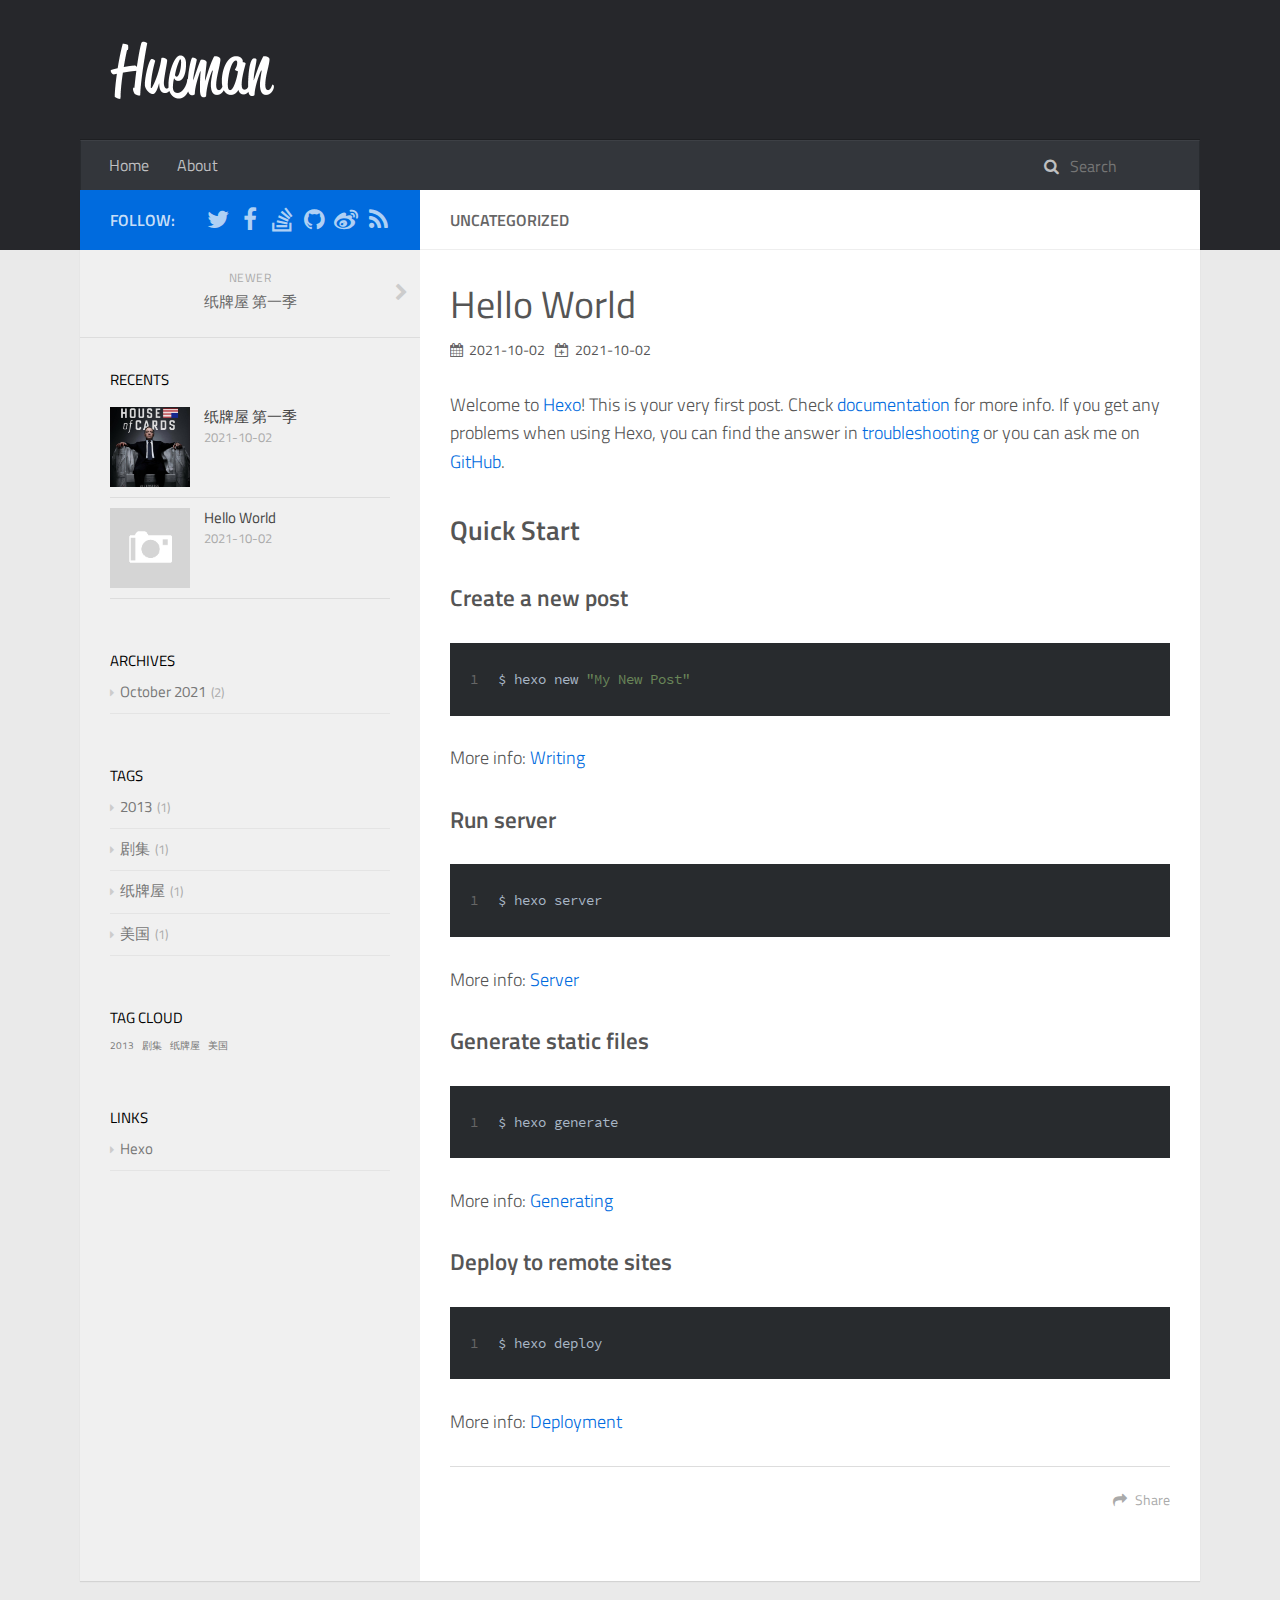
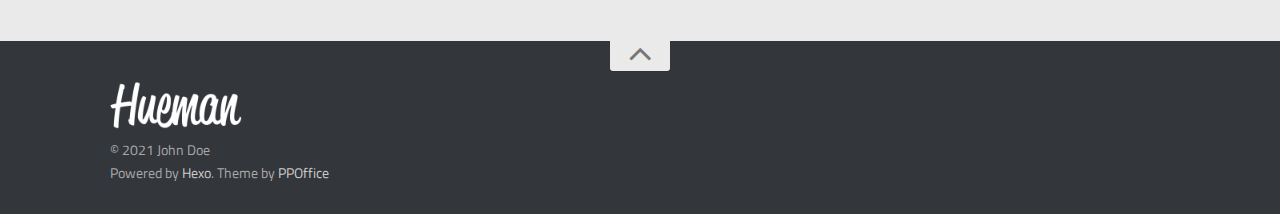
<file: 2021/10/02/hello-world/index.html>
<!DOCTYPE html>
<html>
<head>
    <meta charset="utf-8" />

    

    
    <title>Hello World | Hexo</title>
    
    <meta name="viewport" content="width=device-width, initial-scale=1, maximum-scale=1">
    
    <meta name="keywords" content="" />
    
    <meta name="description" content="Welcome to Hexo! This is your very first post. Check documentation for more info. If you get any problems when using Hexo, you can find the answer in troubleshooting or you can ask me on GitHub. Quick">
<meta property="og:type" content="article">
<meta property="og:title" content="Hello World">
<meta property="og:url" content="http://example.com/2021/10/02/hello-world/index.html">
<meta property="og:site_name" content="Hexo">
<meta property="og:description" content="Welcome to Hexo! This is your very first post. Check documentation for more info. If you get any problems when using Hexo, you can find the answer in troubleshooting or you can ask me on GitHub. Quick">
<meta property="og:locale" content="en_US">
<meta property="article:published_time" content="2021-10-02T08:11:51.813Z">
<meta property="article:modified_time" content="2021-10-02T08:11:51.813Z">
<meta property="article:author" content="John Doe">
<meta name="twitter:card" content="summary">
    

    
        <link rel="alternate" href="/" title="Hexo" type="application/atom+xml" />
    

    

    
<link rel="stylesheet" href="/libs/font-awesome/css/font-awesome.min.css">

    
<link rel="stylesheet" href="/libs/titillium-web/styles.css">

    
<link rel="stylesheet" href="/libs/source-code-pro/styles.css">


    
<link rel="stylesheet" href="/css/style.css">


    
<script src="/libs/jquery/3.5.0/jquery.min.js"></script>

    
    
        
<link rel="stylesheet" href="/libs/lightgallery/css/lightgallery.min.css">

    
    
        
<link rel="stylesheet" href="/libs/justified-gallery/justifiedGallery.min.css">

    
    
    
    


<meta name="generator" content="Hexo 5.4.0"></head>

<body>
    <div id="wrap">
        <header id="header">
    <div id="header-outer" class="outer">
        <div class="container">
            <div class="container-inner">
                <div id="header-title">
                    <h1 class="logo-wrap">
                        <a href="/" class="logo"></a>
                    </h1>
                    
                </div>
                <div id="header-inner" class="nav-container">
                    <a id="main-nav-toggle" class="nav-icon fa fa-bars"></a>
                    <div class="nav-container-inner">
                        <ul id="main-nav">
                            
                                <li class="main-nav-list-item" >
                                    <a class="main-nav-list-link" href="/">Home</a>
                                </li>
                            
                                    
                                
                                <li class="main-nav-list-item" >
                                    <a class="main-nav-list-link" href="/about/index.html">About</a>
                                </li>
                            
                        </ul>
                        <nav id="sub-nav">
                            <div id="search-form-wrap">

    <form class="search-form">
        <input type="text" class="ins-search-input search-form-input" placeholder="Search" />
        <button type="submit" class="search-form-submit"></button>
    </form>
    <div class="ins-search">
    <div class="ins-search-mask"></div>
    <div class="ins-search-container">
        <div class="ins-input-wrapper">
            <input type="text" class="ins-search-input" placeholder="Type something..." />
            <span class="ins-close ins-selectable"><i class="fa fa-times-circle"></i></span>
        </div>
        <div class="ins-section-wrapper">
            <div class="ins-section-container"></div>
        </div>
    </div>
</div>
<script>
(function (window) {
    var INSIGHT_CONFIG = {
        TRANSLATION: {
            POSTS: 'Posts',
            PAGES: 'Pages',
            CATEGORIES: 'Categories',
            TAGS: 'Tags',
            UNTITLED: '(Untitled)',
        },
        ROOT_URL: '/',
        CONTENT_URL: '/content.json',
    };
    window.INSIGHT_CONFIG = INSIGHT_CONFIG;
})(window);
</script>

<script src="/js/insight.js"></script>


</div>
                        </nav>
                    </div>
                </div>
            </div>
        </div>
    </div>
</header>

        <div class="container">
            <div class="main-body container-inner">
                <div class="main-body-inner">
                    <section id="main">
                        <div class="main-body-header">
    <h1 class="header">
    
    uncategorized
    </h1>
</div>

                        <div class="main-body-content">
                            <article id="post-hello-world" class="article article-single article-type-post" itemscope itemprop="blogPost">
    <div class="article-inner">
        
            <header class="article-header">
                
    
        <h1 class="article-title" itemprop="name">
        Hello World
        </h1>
    

            </header>
        
        
            <div class="article-meta">
                
  <div class="article-date">
    <i class="fa fa-calendar"></i>
    <a href="/2021/10/02/hello-world/" class="article-date">
       <time datetime="2021-10-02T08:11:51.813Z" itemprop="datePublished">2021-10-02</time>
    </a>
  </div>


<div class="article-date">
  <i class="fa fa-calendar-plus-o"></i>
  <a href="/2021/10/02/hello-world/" class="article-date">
     <time datetime="2021-10-02T08:11:51.813Z" itemprop="dateModified">2021-10-02</time>
  </a>
</div>


                

                
                

                

            </div>
        
        
        <div class="article-entry" itemprop="articleBody">
            

            

            

            <p>Welcome to <a target="_blank" rel="noopener" href="https://hexo.io/">Hexo</a>! This is your very first post. Check <a target="_blank" rel="noopener" href="https://hexo.io/docs/">documentation</a> for more info. If you get any problems when using Hexo, you can find the answer in <a target="_blank" rel="noopener" href="https://hexo.io/docs/troubleshooting.html">troubleshooting</a> or you can ask me on <a target="_blank" rel="noopener" href="https://github.com/hexojs/hexo/issues">GitHub</a>.</p>
<h2 id="Quick-Start"><a href="#Quick-Start" class="headerlink" title="Quick Start"></a>Quick Start</h2><h3 id="Create-a-new-post"><a href="#Create-a-new-post" class="headerlink" title="Create a new post"></a>Create a new post</h3><figure class="highlight bash"><table><tr><td class="gutter"><pre><span class="line">1</span><br></pre></td><td class="code"><pre><span class="line">$ hexo new <span class="string">&quot;My New Post&quot;</span></span><br></pre></td></tr></table></figure>

<p>More info: <a target="_blank" rel="noopener" href="https://hexo.io/docs/writing.html">Writing</a></p>
<h3 id="Run-server"><a href="#Run-server" class="headerlink" title="Run server"></a>Run server</h3><figure class="highlight bash"><table><tr><td class="gutter"><pre><span class="line">1</span><br></pre></td><td class="code"><pre><span class="line">$ hexo server</span><br></pre></td></tr></table></figure>

<p>More info: <a target="_blank" rel="noopener" href="https://hexo.io/docs/server.html">Server</a></p>
<h3 id="Generate-static-files"><a href="#Generate-static-files" class="headerlink" title="Generate static files"></a>Generate static files</h3><figure class="highlight bash"><table><tr><td class="gutter"><pre><span class="line">1</span><br></pre></td><td class="code"><pre><span class="line">$ hexo generate</span><br></pre></td></tr></table></figure>

<p>More info: <a target="_blank" rel="noopener" href="https://hexo.io/docs/generating.html">Generating</a></p>
<h3 id="Deploy-to-remote-sites"><a href="#Deploy-to-remote-sites" class="headerlink" title="Deploy to remote sites"></a>Deploy to remote sites</h3><figure class="highlight bash"><table><tr><td class="gutter"><pre><span class="line">1</span><br></pre></td><td class="code"><pre><span class="line">$ hexo deploy</span><br></pre></td></tr></table></figure>

<p>More info: <a target="_blank" rel="noopener" href="https://hexo.io/docs/one-command-deployment.html">Deployment</a></p>

        </div>
        <footer class="article-footer">
            



    <a data-url="http://example.com/2021/10/02/hello-world/" data-id="cku9n6bd400000iilfbpdfbva" class="article-share-link"><i class="fa fa-share"></i>Share</a>
<script>
    (function ($) {
        $('body').on('click', function() {
            $('.article-share-box.on').removeClass('on');
        }).on('click', '.article-share-link', function(e) {
            e.stopPropagation();

            var $this = $(this),
                url = $this.attr('data-url'),
                encodedUrl = encodeURIComponent(url),
                id = 'article-share-box-' + $this.attr('data-id'),
                offset = $this.offset(),
                box;

            if ($('#' + id).length) {
                box = $('#' + id);

                if (box.hasClass('on')){
                    box.removeClass('on');
                    return;
                }
            } else {
                var html = [
                    '<div id="' + id + '" class="article-share-box">',
                        '<input class="article-share-input" value="' + url + '">',
                        '<div class="article-share-links">',
                            '<a href="https://twitter.com/intent/tweet?url=' + encodedUrl + '" class="article-share-twitter" target="_blank" title="Twitter"></a>',
                            '<a href="https://www.facebook.com/sharer.php?u=' + encodedUrl + '" class="article-share-facebook" target="_blank" title="Facebook"></a>',
                            '<a href="http://pinterest.com/pin/create/button/?url=' + encodedUrl + '" class="article-share-pinterest" target="_blank" title="Pinterest"></a>',
                            '<a href="https://plus.google.com/share?url=' + encodedUrl + '" class="article-share-google" target="_blank" title="Google+"></a>',
                        '</div>',
                    '</div>'
                ].join('');

              box = $(html);

              $('body').append(box);
            }

            $('.article-share-box.on').hide();

            box.css({
                top: offset.top + 25,
                left: offset.left
            }).addClass('on');

        }).on('click', '.article-share-box', function (e) {
            e.stopPropagation();
        }).on('click', '.article-share-box-input', function () {
            $(this).select();
        }).on('click', '.article-share-box-link', function (e) {
            e.preventDefault();
            e.stopPropagation();

            window.open(this.href, 'article-share-box-window-' + Date.now(), 'width=500,height=450');
        });
    })(jQuery);
</script>

        </footer>
    </div>
    <script type="application/ld+json">
    {
        "@context": "https://schema.org",
        "@type": "BlogPosting",
        "author": {
            "@type": "Person",
            "name": "John Doe"
        },
        "headline": "Hello World",
        "image": "http://example.com",
        "keywords": "",
        "genre": "",
        "datePublished": "2021-10-02",
        "dateCreated": "2021-10-02",
        "dateModified": "2021-10-02",
        "url": "http://example.com/2021/10/02/hello-world/",
        "description": "Welcome to Hexo! This is your very first post. Check documentation for more info. If you get any problems when using Hexo, you can find the answer in troubleshooting or you can ask me on GitHub.
Quick",
        "wordCount": 128
    }
</script>

</article>

    <section id="comments">
    
        
    <div id="disqus_thread">
        <noscript>Please enable JavaScript to view the <a target="_blank" rel="noopener" href="//disqus.com/?ref_noscript">comments powered by Disqus.</a></noscript>
    </div>


    
    </section>



                        </div>
                    </section>
                    <aside id="sidebar">
    <a class="sidebar-toggle" title="Expand Sidebar"><i class="toggle icon"></i></a>
    <div class="sidebar-top">
        <p>follow:</p>
        <ul class="social-links">
            
                
                <li>
                    <a class="social-tooltip" title="twitter" href="/" target="_blank" rel="noopener">
                        <i class="icon fa fa-twitter"></i>
                    </a>
                </li>
                
            
                
                <li>
                    <a class="social-tooltip" title="facebook" href="/" target="_blank" rel="noopener">
                        <i class="icon fa fa-facebook"></i>
                    </a>
                </li>
                
            
                
                <li>
                    <a class="social-tooltip" title="stack-overflow" href="/" target="_blank" rel="noopener">
                        <i class="icon fa fa-stack-overflow"></i>
                    </a>
                </li>
                
            
                
                <li>
                    <a class="social-tooltip" title="github" href="https://github.com/ppoffice/hexo-theme-hueman" target="_blank" rel="noopener">
                        <i class="icon fa fa-github"></i>
                    </a>
                </li>
                
            
                
                <li>
                    <a class="social-tooltip" title="weibo" href="/" target="_blank" rel="noopener">
                        <i class="icon fa fa-weibo"></i>
                    </a>
                </li>
                
            
                
                <li>
                    <a class="social-tooltip" title="rss" href="/" target="_blank" rel="noopener">
                        <i class="icon fa fa-rss"></i>
                    </a>
                </li>
                
            
        </ul>
    </div>
    
        
<nav id="article-nav">
    
        <a href="/2021/10/02/House-Of-Cards-S1/" id="article-nav-newer" class="article-nav-link-wrap">
        <strong class="article-nav-caption">newer</strong>
        <p class="article-nav-title">
        
            纸牌屋 第一季
        
        </p>
        <i class="icon fa fa-chevron-right" id="icon-chevron-right"></i>
    </a>
    
    
</nav>

    
    <div class="widgets-container">
        
            
                

            
                
    <div class="widget-wrap">
        <h3 class="widget-title">recents</h3>
        <div class="widget">
            <ul id="recent-post" class="">
                
                    <li>
                        
                        <div class="item-thumbnail">
                            <a href="/2021/10/02/House-Of-Cards-S1/" class="thumbnail">
    
    
        <span style="background-image:url(/2021/10/02/House-Of-Cards-S1/cover.jpg)" alt="纸牌屋 第一季" class="thumbnail-image"></span>
    
    
</a>

                        </div>
                        
                        <div class="item-inner">
                            <p class="item-category"></p>
                            <p class="item-title"><a href="/2021/10/02/House-Of-Cards-S1/" class="title">纸牌屋 第一季</a></p>
                            <p class="item-date"><time datetime="2021-10-02T09:18:54.000Z" itemprop="datePublished">2021-10-02</time></p>
                        </div>
                    </li>
                
                    <li>
                        
                        <div class="item-thumbnail">
                            <a href="/2021/10/02/hello-world/" class="thumbnail">
    
    
        <span class="thumbnail-image thumbnail-none"></span>
    
    
</a>

                        </div>
                        
                        <div class="item-inner">
                            <p class="item-category"></p>
                            <p class="item-title"><a href="/2021/10/02/hello-world/" class="title">Hello World</a></p>
                            <p class="item-date"><time datetime="2021-10-02T08:11:51.813Z" itemprop="datePublished">2021-10-02</time></p>
                        </div>
                    </li>
                
            </ul>
        </div>
    </div>

            
                

            
                
    <div class="widget-wrap widget-list">
        <h3 class="widget-title">archives</h3>
        <div class="widget">
            <ul class="archive-list"><li class="archive-list-item"><a class="archive-list-link" href="/archives/2021/10/">October 2021</a><span class="archive-list-count">2</span></li></ul>
        </div>
    </div>


            
                
    <div class="widget-wrap widget-list">
        <h3 class="widget-title">tags</h3>
        <div class="widget">
            <ul class="tag-list" itemprop="keywords"><li class="tag-list-item"><a class="tag-list-link" href="/tags/2013/" rel="tag">2013</a><span class="tag-list-count">1</span></li><li class="tag-list-item"><a class="tag-list-link" href="/tags/%E5%89%A7%E9%9B%86/" rel="tag">剧集</a><span class="tag-list-count">1</span></li><li class="tag-list-item"><a class="tag-list-link" href="/tags/%E7%BA%B8%E7%89%8C%E5%B1%8B/" rel="tag">纸牌屋</a><span class="tag-list-count">1</span></li><li class="tag-list-item"><a class="tag-list-link" href="/tags/%E7%BE%8E%E5%9B%BD/" rel="tag">美国</a><span class="tag-list-count">1</span></li></ul>
        </div>
    </div>


            
                
    <div class="widget-wrap widget-float">
        <h3 class="widget-title">tag cloud</h3>
        <div class="widget tagcloud">
            <a href="/tags/2013/" style="font-size: 10px;">2013</a> <a href="/tags/%E5%89%A7%E9%9B%86/" style="font-size: 10px;">剧集</a> <a href="/tags/%E7%BA%B8%E7%89%8C%E5%B1%8B/" style="font-size: 10px;">纸牌屋</a> <a href="/tags/%E7%BE%8E%E5%9B%BD/" style="font-size: 10px;">美国</a>
        </div>
    </div>


            
                
    <div class="widget-wrap widget-list">
        <h3 class="widget-title">links</h3>
        <div class="widget">
            <ul>
                
                    <li>
                        <a target="_blank" rel="noopener" href="http://hexo.io">Hexo</a>
                    </li>
                
            </ul>
        </div>
    </div>


            
        
    </div>
</aside>

                </div>
            </div>
        </div>
        <footer id="footer">
    <div class="container">
        <div class="container-inner">
            <a id="back-to-top" href="javascript:;"><i class="icon fa fa-angle-up"></i></a>
            <div class="credit">
                <h1 class="logo-wrap">
                    <a href="/" class="logo"></a>
                </h1>
                <p>&copy; 2021 John Doe</p>
                
                <p>Powered by <a href="https://hexo.io/" target="_blank">Hexo</a>. Theme by <a href="https://github.com/ppoffice" target="_blank">PPOffice</a></p>
                
            </div>
            <div class="footer-plugins">
              
    


            </div>
        </div>
    </div>
</footer>

    </div>
    
    
    <script>
    var disqus_shortname = 'hexo-theme-hueman';
    
    
    var disqus_url = 'http://example.com/2021/10/02/hello-world/';
    
    (function() {
    var dsq = document.createElement('script');
    dsq.type = 'text/javascript';
    dsq.async = true;
    dsq.src = '//' + disqus_shortname + '.disqus.com/embed.js';
    (document.getElementsByTagName('head')[0] || document.getElementsByTagName('body')[0]).appendChild(dsq);
    })();
    </script>





    
        
<script src="/libs/lightgallery/js/lightgallery.min.js"></script>

        
<script src="/libs/lightgallery/js/lg-thumbnail.min.js"></script>

        
<script src="/libs/lightgallery/js/lg-pager.min.js"></script>

        
<script src="/libs/lightgallery/js/lg-autoplay.min.js"></script>

        
<script src="/libs/lightgallery/js/lg-fullscreen.min.js"></script>

        
<script src="/libs/lightgallery/js/lg-zoom.min.js"></script>

        
<script src="/libs/lightgallery/js/lg-hash.min.js"></script>

        
<script src="/libs/lightgallery/js/lg-share.min.js"></script>

        
<script src="/libs/lightgallery/js/lg-video.min.js"></script>

    
    
        
<script src="/libs/justified-gallery/jquery.justifiedGallery.min.js"></script>

    
    

    
    
    



<!-- Custom Scripts -->

<script src="/js/main.js"></script>


</body>
</html>
</file>
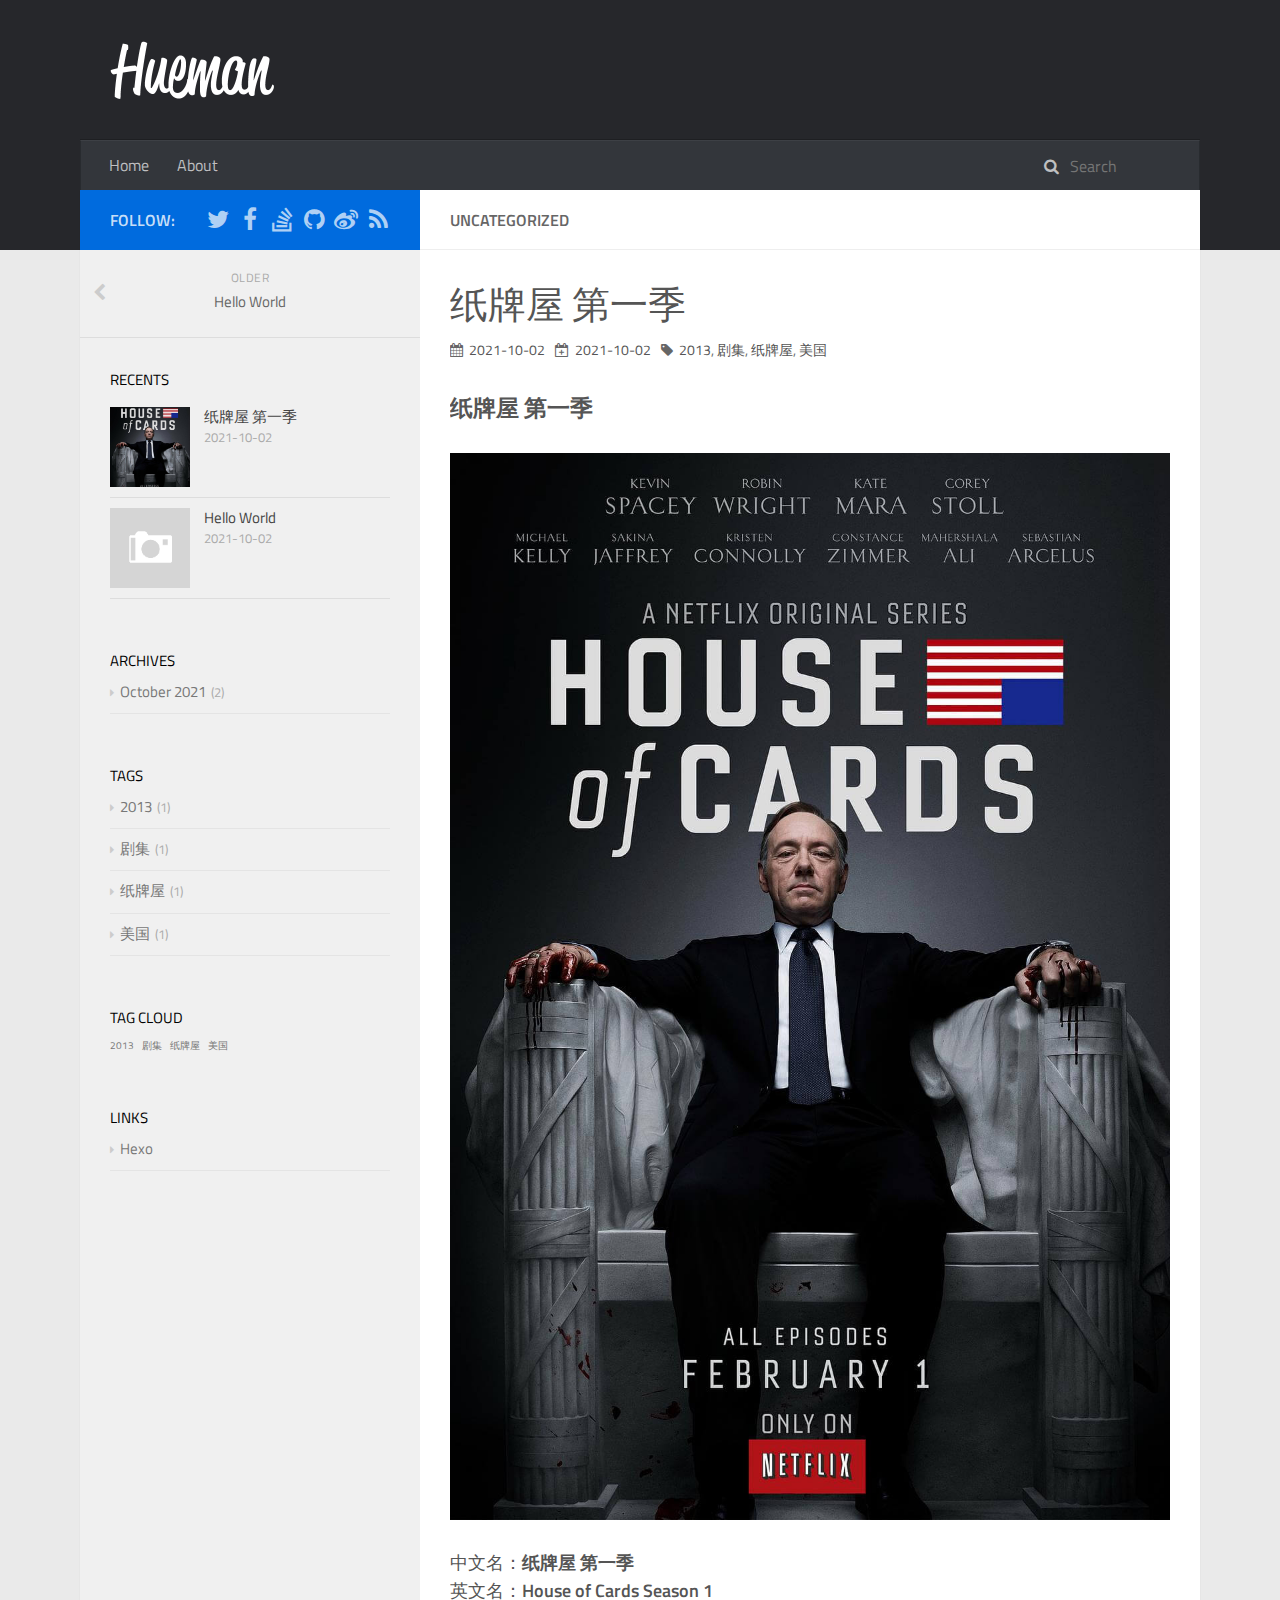
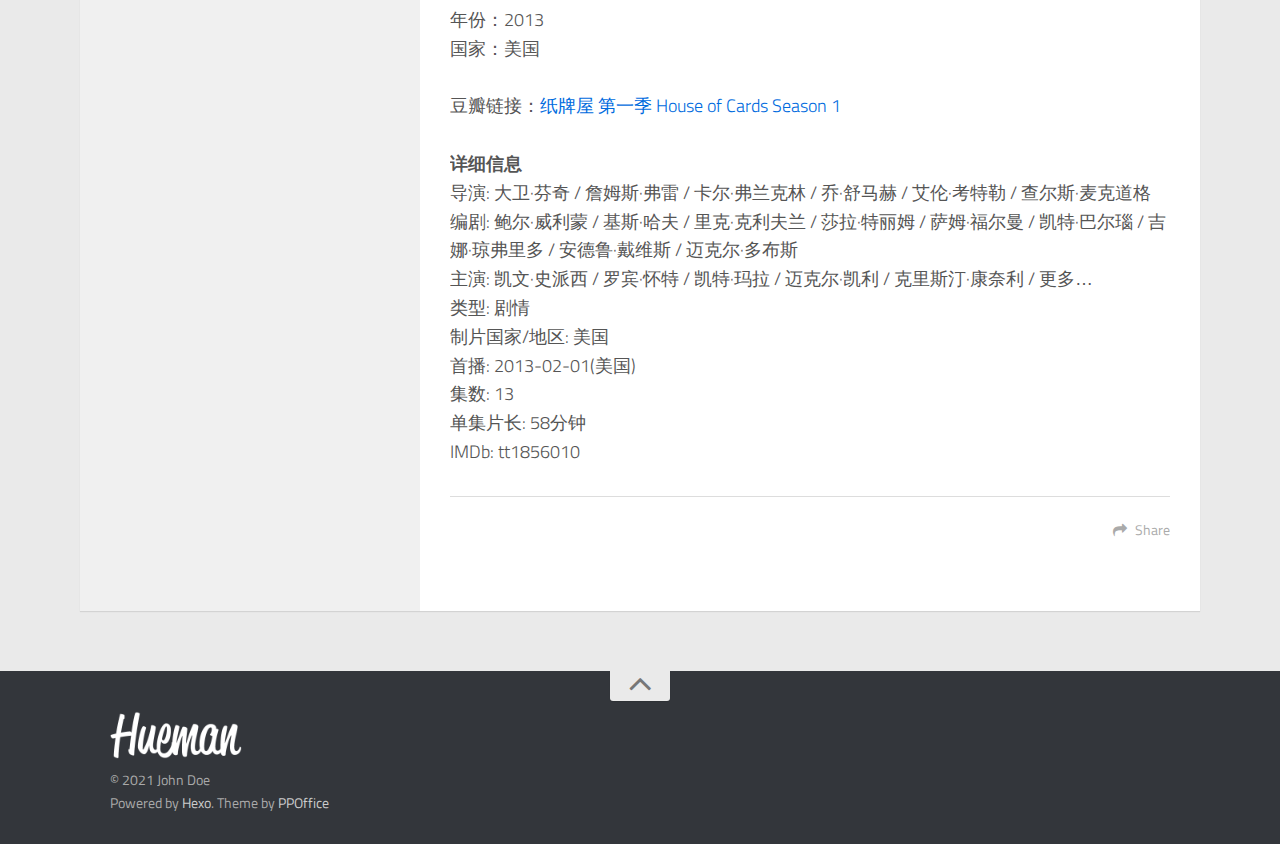
<file: 2021/10/02/House-Of-Cards-S1/index.html>
<!DOCTYPE html>
<html>
<head>
    <meta charset="utf-8" />

    

    
    <title>纸牌屋 第一季 | Hexo</title>
    
    <meta name="viewport" content="width=device-width, initial-scale=1, maximum-scale=1">
    
    <meta name="keywords" content="美国,剧集,纸牌屋,2013" />
    
    <meta name="description" content="纸牌屋 第一季  中文名：纸牌屋 第一季英文名：House of Cards Season 1年份：2013国家：美国 豆瓣链接：纸牌屋 第一季 House of Cards Season 1 详细信息导演: 大卫·芬奇 &#x2F; 詹姆斯·弗雷 &#x2F; 卡尔·弗兰克林 &#x2F; 乔·舒马赫 &#x2F; 艾伦·考特勒 &#x2F; 查尔斯·麦克道格编剧: 鲍尔·威利蒙 &#x2F; 基斯·哈夫 &#x2F; 里克·克利夫兰 &#x2F; 莎拉·特丽姆 &#x2F; 萨姆·">
<meta property="og:type" content="article">
<meta property="og:title" content="纸牌屋 第一季">
<meta property="og:url" content="http://example.com/2021/10/02/House-Of-Cards-S1/index.html">
<meta property="og:site_name" content="Hexo">
<meta property="og:description" content="纸牌屋 第一季  中文名：纸牌屋 第一季英文名：House of Cards Season 1年份：2013国家：美国 豆瓣链接：纸牌屋 第一季 House of Cards Season 1 详细信息导演: 大卫·芬奇 &#x2F; 詹姆斯·弗雷 &#x2F; 卡尔·弗兰克林 &#x2F; 乔·舒马赫 &#x2F; 艾伦·考特勒 &#x2F; 查尔斯·麦克道格编剧: 鲍尔·威利蒙 &#x2F; 基斯·哈夫 &#x2F; 里克·克利夫兰 &#x2F; 莎拉·特丽姆 &#x2F; 萨姆·">
<meta property="og:locale" content="en_US">
<meta property="og:image" content="http://example.com/2021/10/02/House-Of-Cards-S1/cover.jpg">
<meta property="article:published_time" content="2021-10-02T09:18:54.000Z">
<meta property="article:modified_time" content="2021-10-02T09:55:36.559Z">
<meta property="article:author" content="John Doe">
<meta property="article:tag" content="美国">
<meta property="article:tag" content="剧集">
<meta property="article:tag" content="纸牌屋">
<meta property="article:tag" content="2013">
<meta name="twitter:card" content="summary">
<meta name="twitter:image" content="http://example.com/2021/10/02/House-Of-Cards-S1/cover.jpg">
    

    
        <link rel="alternate" href="/" title="Hexo" type="application/atom+xml" />
    

    

    
<link rel="stylesheet" href="/libs/font-awesome/css/font-awesome.min.css">

    
<link rel="stylesheet" href="/libs/titillium-web/styles.css">

    
<link rel="stylesheet" href="/libs/source-code-pro/styles.css">


    
<link rel="stylesheet" href="/css/style.css">


    
<script src="/libs/jquery/3.5.0/jquery.min.js"></script>

    
    
        
<link rel="stylesheet" href="/libs/lightgallery/css/lightgallery.min.css">

    
    
        
<link rel="stylesheet" href="/libs/justified-gallery/justifiedGallery.min.css">

    
    
    
    


<meta name="generator" content="Hexo 5.4.0"></head>

<body>
    <div id="wrap">
        <header id="header">
    <div id="header-outer" class="outer">
        <div class="container">
            <div class="container-inner">
                <div id="header-title">
                    <h1 class="logo-wrap">
                        <a href="/" class="logo"></a>
                    </h1>
                    
                </div>
                <div id="header-inner" class="nav-container">
                    <a id="main-nav-toggle" class="nav-icon fa fa-bars"></a>
                    <div class="nav-container-inner">
                        <ul id="main-nav">
                            
                                <li class="main-nav-list-item" >
                                    <a class="main-nav-list-link" href="/">Home</a>
                                </li>
                            
                                    
                                
                                <li class="main-nav-list-item" >
                                    <a class="main-nav-list-link" href="/about/index.html">About</a>
                                </li>
                            
                        </ul>
                        <nav id="sub-nav">
                            <div id="search-form-wrap">

    <form class="search-form">
        <input type="text" class="ins-search-input search-form-input" placeholder="Search" />
        <button type="submit" class="search-form-submit"></button>
    </form>
    <div class="ins-search">
    <div class="ins-search-mask"></div>
    <div class="ins-search-container">
        <div class="ins-input-wrapper">
            <input type="text" class="ins-search-input" placeholder="Type something..." />
            <span class="ins-close ins-selectable"><i class="fa fa-times-circle"></i></span>
        </div>
        <div class="ins-section-wrapper">
            <div class="ins-section-container"></div>
        </div>
    </div>
</div>
<script>
(function (window) {
    var INSIGHT_CONFIG = {
        TRANSLATION: {
            POSTS: 'Posts',
            PAGES: 'Pages',
            CATEGORIES: 'Categories',
            TAGS: 'Tags',
            UNTITLED: '(Untitled)',
        },
        ROOT_URL: '/',
        CONTENT_URL: '/content.json',
    };
    window.INSIGHT_CONFIG = INSIGHT_CONFIG;
})(window);
</script>

<script src="/js/insight.js"></script>


</div>
                        </nav>
                    </div>
                </div>
            </div>
        </div>
    </div>
</header>

        <div class="container">
            <div class="main-body container-inner">
                <div class="main-body-inner">
                    <section id="main">
                        <div class="main-body-header">
    <h1 class="header">
    
    uncategorized
    </h1>
</div>

                        <div class="main-body-content">
                            <article id="post-House-Of-Cards-S1" class="article article-single article-type-post" itemscope itemprop="blogPost">
    <div class="article-inner">
        
            <header class="article-header">
                
    
        <h1 class="article-title" itemprop="name">
        纸牌屋 第一季
        </h1>
    

            </header>
        
        
            <div class="article-meta">
                
  <div class="article-date">
    <i class="fa fa-calendar"></i>
    <a href="/2021/10/02/House-Of-Cards-S1/" class="article-date">
       <time datetime="2021-10-02T09:18:54.000Z" itemprop="datePublished">2021-10-02</time>
    </a>
  </div>


<div class="article-date">
  <i class="fa fa-calendar-plus-o"></i>
  <a href="/2021/10/02/House-Of-Cards-S1/" class="article-date">
     <time datetime="2021-10-02T09:55:36.559Z" itemprop="dateModified">2021-10-02</time>
  </a>
</div>


                

                
    <div class="article-tag">
        <i class="fa fa-tag"></i>
        <a class="tag-link-link" href="/tags/2013/" rel="tag">2013</a>, <a class="tag-link-link" href="/tags/%E5%89%A7%E9%9B%86/" rel="tag">剧集</a>, <a class="tag-link-link" href="/tags/%E7%BA%B8%E7%89%8C%E5%B1%8B/" rel="tag">纸牌屋</a>, <a class="tag-link-link" href="/tags/%E7%BE%8E%E5%9B%BD/" rel="tag">美国</a>
    </div>

                

                

            </div>
        
        
        <div class="article-entry" itemprop="articleBody">
            

            

            

            <h3 id="纸牌屋-第一季"><a href="#纸牌屋-第一季" class="headerlink" title="纸牌屋 第一季"></a>纸牌屋 第一季</h3><img src="/2021/10/02/House-Of-Cards-S1/cover.jpg" class="" title="House_Of_Cards_S1">

<p>中文名：<strong>纸牌屋 第一季</strong><br>英文名：<strong>House of Cards Season 1</strong><br>年份：2013<br>国家：美国</p>
<p>豆瓣链接：<a target="_blank" rel="noopener" href="https://movie.douban.com/subject/6037429/">纸牌屋 第一季 House of Cards Season 1</a></p>
<p><strong>详细信息</strong><br>导演: 大卫·芬奇 / 詹姆斯·弗雷 / 卡尔·弗兰克林 / 乔·舒马赫 / 艾伦·考特勒 / 查尔斯·麦克道格<br>编剧: 鲍尔·威利蒙 / 基斯·哈夫 / 里克·克利夫兰 / 莎拉·特丽姆 / 萨姆·福尔曼 / 凯特·巴尔瑙 / 吉娜·琼弗里多 / 安德鲁·戴维斯 / 迈克尔·多布斯<br>主演: 凯文·史派西 / 罗宾·怀特 / 凯特·玛拉 / 迈克尔·凯利 / 克里斯汀·康奈利 / 更多…<br>类型: 剧情<br>制片国家/地区: 美国<br>首播: 2013-02-01(美国)<br>集数: 13<br>单集片长: 58分钟<br>IMDb: tt1856010</p>

        </div>
        <footer class="article-footer">
            



    <a data-url="http://example.com/2021/10/02/House-Of-Cards-S1/" data-id="cku9n6bdb00010iil07l416rz" class="article-share-link"><i class="fa fa-share"></i>Share</a>
<script>
    (function ($) {
        $('body').on('click', function() {
            $('.article-share-box.on').removeClass('on');
        }).on('click', '.article-share-link', function(e) {
            e.stopPropagation();

            var $this = $(this),
                url = $this.attr('data-url'),
                encodedUrl = encodeURIComponent(url),
                id = 'article-share-box-' + $this.attr('data-id'),
                offset = $this.offset(),
                box;

            if ($('#' + id).length) {
                box = $('#' + id);

                if (box.hasClass('on')){
                    box.removeClass('on');
                    return;
                }
            } else {
                var html = [
                    '<div id="' + id + '" class="article-share-box">',
                        '<input class="article-share-input" value="' + url + '">',
                        '<div class="article-share-links">',
                            '<a href="https://twitter.com/intent/tweet?url=' + encodedUrl + '" class="article-share-twitter" target="_blank" title="Twitter"></a>',
                            '<a href="https://www.facebook.com/sharer.php?u=' + encodedUrl + '" class="article-share-facebook" target="_blank" title="Facebook"></a>',
                            '<a href="http://pinterest.com/pin/create/button/?url=' + encodedUrl + '" class="article-share-pinterest" target="_blank" title="Pinterest"></a>',
                            '<a href="https://plus.google.com/share?url=' + encodedUrl + '" class="article-share-google" target="_blank" title="Google+"></a>',
                        '</div>',
                    '</div>'
                ].join('');

              box = $(html);

              $('body').append(box);
            }

            $('.article-share-box.on').hide();

            box.css({
                top: offset.top + 25,
                left: offset.left
            }).addClass('on');

        }).on('click', '.article-share-box', function (e) {
            e.stopPropagation();
        }).on('click', '.article-share-box-input', function () {
            $(this).select();
        }).on('click', '.article-share-box-link', function (e) {
            e.preventDefault();
            e.stopPropagation();

            window.open(this.href, 'article-share-box-window-' + Date.now(), 'width=500,height=450');
        });
    })(jQuery);
</script>

        </footer>
    </div>
    <script type="application/ld+json">
    {
        "@context": "https://schema.org",
        "@type": "BlogPosting",
        "author": {
            "@type": "Person",
            "name": "John Doe"
        },
        "headline": "纸牌屋 第一季",
        "image": "http://example.com/2021/10/02/House-Of-Cards-S1/cover.jpg",
        "keywords": "美国 剧集 纸牌屋 2013",
        "genre": "",
        "datePublished": "2021-10-02",
        "dateCreated": "2021-10-02",
        "dateModified": "2021-10-02",
        "url": "http://example.com/2021/10/02/House-Of-Cards-S1/",
        "description": "纸牌屋 第一季

中文名：纸牌屋 第一季英文名：House of Cards Season 1年份：2013国家：美国
豆瓣链接：纸牌屋 第一季 House of Cards Season 1
详细信息导演: 大卫·芬奇 / 詹姆斯·弗雷 / 卡尔·弗兰克林 / 乔·舒马赫 / 艾伦·考特勒 / 查尔斯·麦克道格编剧: 鲍尔·威利蒙 / 基斯·哈夫 / 里克·克利夫兰 / 莎拉·特丽姆 / 萨姆·",
        "wordCount": 67
    }
</script>

</article>

    <section id="comments">
    
        
    <div id="disqus_thread">
        <noscript>Please enable JavaScript to view the <a target="_blank" rel="noopener" href="//disqus.com/?ref_noscript">comments powered by Disqus.</a></noscript>
    </div>


    
    </section>



                        </div>
                    </section>
                    <aside id="sidebar">
    <a class="sidebar-toggle" title="Expand Sidebar"><i class="toggle icon"></i></a>
    <div class="sidebar-top">
        <p>follow:</p>
        <ul class="social-links">
            
                
                <li>
                    <a class="social-tooltip" title="twitter" href="/" target="_blank" rel="noopener">
                        <i class="icon fa fa-twitter"></i>
                    </a>
                </li>
                
            
                
                <li>
                    <a class="social-tooltip" title="facebook" href="/" target="_blank" rel="noopener">
                        <i class="icon fa fa-facebook"></i>
                    </a>
                </li>
                
            
                
                <li>
                    <a class="social-tooltip" title="stack-overflow" href="/" target="_blank" rel="noopener">
                        <i class="icon fa fa-stack-overflow"></i>
                    </a>
                </li>
                
            
                
                <li>
                    <a class="social-tooltip" title="github" href="https://github.com/ppoffice/hexo-theme-hueman" target="_blank" rel="noopener">
                        <i class="icon fa fa-github"></i>
                    </a>
                </li>
                
            
                
                <li>
                    <a class="social-tooltip" title="weibo" href="/" target="_blank" rel="noopener">
                        <i class="icon fa fa-weibo"></i>
                    </a>
                </li>
                
            
                
                <li>
                    <a class="social-tooltip" title="rss" href="/" target="_blank" rel="noopener">
                        <i class="icon fa fa-rss"></i>
                    </a>
                </li>
                
            
        </ul>
    </div>
    
        
<nav id="article-nav">
    
    
        <a href="/2021/10/02/hello-world/" id="article-nav-older" class="article-nav-link-wrap">
        <strong class="article-nav-caption">older</strong>
        <p class="article-nav-title">Hello World</p>
        <i class="icon fa fa-chevron-left" id="icon-chevron-left"></i>
        </a>
    
</nav>

    
    <div class="widgets-container">
        
            
                

            
                
    <div class="widget-wrap">
        <h3 class="widget-title">recents</h3>
        <div class="widget">
            <ul id="recent-post" class="">
                
                    <li>
                        
                        <div class="item-thumbnail">
                            <a href="/2021/10/02/House-Of-Cards-S1/" class="thumbnail">
    
    
        <span style="background-image:url(/2021/10/02/House-Of-Cards-S1/cover.jpg)" alt="纸牌屋 第一季" class="thumbnail-image"></span>
    
    
</a>

                        </div>
                        
                        <div class="item-inner">
                            <p class="item-category"></p>
                            <p class="item-title"><a href="/2021/10/02/House-Of-Cards-S1/" class="title">纸牌屋 第一季</a></p>
                            <p class="item-date"><time datetime="2021-10-02T09:18:54.000Z" itemprop="datePublished">2021-10-02</time></p>
                        </div>
                    </li>
                
                    <li>
                        
                        <div class="item-thumbnail">
                            <a href="/2021/10/02/hello-world/" class="thumbnail">
    
    
        <span class="thumbnail-image thumbnail-none"></span>
    
    
</a>

                        </div>
                        
                        <div class="item-inner">
                            <p class="item-category"></p>
                            <p class="item-title"><a href="/2021/10/02/hello-world/" class="title">Hello World</a></p>
                            <p class="item-date"><time datetime="2021-10-02T08:11:51.813Z" itemprop="datePublished">2021-10-02</time></p>
                        </div>
                    </li>
                
            </ul>
        </div>
    </div>

            
                

            
                
    <div class="widget-wrap widget-list">
        <h3 class="widget-title">archives</h3>
        <div class="widget">
            <ul class="archive-list"><li class="archive-list-item"><a class="archive-list-link" href="/archives/2021/10/">October 2021</a><span class="archive-list-count">2</span></li></ul>
        </div>
    </div>


            
                
    <div class="widget-wrap widget-list">
        <h3 class="widget-title">tags</h3>
        <div class="widget">
            <ul class="tag-list" itemprop="keywords"><li class="tag-list-item"><a class="tag-list-link" href="/tags/2013/" rel="tag">2013</a><span class="tag-list-count">1</span></li><li class="tag-list-item"><a class="tag-list-link" href="/tags/%E5%89%A7%E9%9B%86/" rel="tag">剧集</a><span class="tag-list-count">1</span></li><li class="tag-list-item"><a class="tag-list-link" href="/tags/%E7%BA%B8%E7%89%8C%E5%B1%8B/" rel="tag">纸牌屋</a><span class="tag-list-count">1</span></li><li class="tag-list-item"><a class="tag-list-link" href="/tags/%E7%BE%8E%E5%9B%BD/" rel="tag">美国</a><span class="tag-list-count">1</span></li></ul>
        </div>
    </div>


            
                
    <div class="widget-wrap widget-float">
        <h3 class="widget-title">tag cloud</h3>
        <div class="widget tagcloud">
            <a href="/tags/2013/" style="font-size: 10px;">2013</a> <a href="/tags/%E5%89%A7%E9%9B%86/" style="font-size: 10px;">剧集</a> <a href="/tags/%E7%BA%B8%E7%89%8C%E5%B1%8B/" style="font-size: 10px;">纸牌屋</a> <a href="/tags/%E7%BE%8E%E5%9B%BD/" style="font-size: 10px;">美国</a>
        </div>
    </div>


            
                
    <div class="widget-wrap widget-list">
        <h3 class="widget-title">links</h3>
        <div class="widget">
            <ul>
                
                    <li>
                        <a target="_blank" rel="noopener" href="http://hexo.io">Hexo</a>
                    </li>
                
            </ul>
        </div>
    </div>


            
        
    </div>
</aside>

                </div>
            </div>
        </div>
        <footer id="footer">
    <div class="container">
        <div class="container-inner">
            <a id="back-to-top" href="javascript:;"><i class="icon fa fa-angle-up"></i></a>
            <div class="credit">
                <h1 class="logo-wrap">
                    <a href="/" class="logo"></a>
                </h1>
                <p>&copy; 2021 John Doe</p>
                
                <p>Powered by <a href="https://hexo.io/" target="_blank">Hexo</a>. Theme by <a href="https://github.com/ppoffice" target="_blank">PPOffice</a></p>
                
            </div>
            <div class="footer-plugins">
              
    


            </div>
        </div>
    </div>
</footer>

    </div>
    
    
    <script>
    var disqus_shortname = 'hexo-theme-hueman';
    
    
    var disqus_url = 'http://example.com/2021/10/02/House-Of-Cards-S1/';
    
    (function() {
    var dsq = document.createElement('script');
    dsq.type = 'text/javascript';
    dsq.async = true;
    dsq.src = '//' + disqus_shortname + '.disqus.com/embed.js';
    (document.getElementsByTagName('head')[0] || document.getElementsByTagName('body')[0]).appendChild(dsq);
    })();
    </script>





    
        
<script src="/libs/lightgallery/js/lightgallery.min.js"></script>

        
<script src="/libs/lightgallery/js/lg-thumbnail.min.js"></script>

        
<script src="/libs/lightgallery/js/lg-pager.min.js"></script>

        
<script src="/libs/lightgallery/js/lg-autoplay.min.js"></script>

        
<script src="/libs/lightgallery/js/lg-fullscreen.min.js"></script>

        
<script src="/libs/lightgallery/js/lg-zoom.min.js"></script>

        
<script src="/libs/lightgallery/js/lg-hash.min.js"></script>

        
<script src="/libs/lightgallery/js/lg-share.min.js"></script>

        
<script src="/libs/lightgallery/js/lg-video.min.js"></script>

    
    
        
<script src="/libs/justified-gallery/jquery.justifiedGallery.min.js"></script>

    
    

    
    
    



<!-- Custom Scripts -->

<script src="/js/main.js"></script>


</body>
</html>
</file>
<file: libs/titillium-web/styles.css>
/* latin-ext */
@font-face {
  font-family: 'Titillium Web';
  font-style: normal;
  font-weight: 300;
  src: local('Titillium WebLight'), local('TitilliumWeb-Light'), url(fonts/anMUvcNT0H1YN4FII8wpr9INifKjd1RJ3NxxEi9Cy2w.woff2) format('woff2');
  unicode-range: U+0100-024F, U+1E00-1EFF, U+20A0-20AB, U+20AD-20CF, U+2C60-2C7F, U+A720-A7FF;
}
/* latin */
@font-face {
  font-family: 'Titillium Web';
  font-style: normal;
  font-weight: 300;
  src: local('Titillium WebLight'), local('TitilliumWeb-Light'), url(fonts/anMUvcNT0H1YN4FII8wpr4-67659ICLY8bMrYhtePPA.woff2) format('woff2');
  unicode-range: U+0000-00FF, U+0131, U+0152-0153, U+02C6, U+02DA, U+02DC, U+2000-206F, U+2074, U+20AC, U+2212, U+2215, U+E0FF, U+EFFD, U+F000;
}
/* latin-ext */
@font-face {
  font-family: 'Titillium Web';
  font-style: normal;
  font-weight: 400;
  src: local('Titillium Web'), local('TitilliumWeb-Regular'), url(fonts/7XUFZ5tgS-tD6QamInJTcSo_WB_cotcEMUw1LsIE8mM.woff2) format('woff2');
  unicode-range: U+0100-024F, U+1E00-1EFF, U+20A0-20AB, U+20AD-20CF, U+2C60-2C7F, U+A720-A7FF;
}
/* latin */
@font-face {
  font-family: 'Titillium Web';
  font-style: normal;
  font-weight: 400;
  src: local('Titillium Web'), local('TitilliumWeb-Regular'), url(fonts/7XUFZ5tgS-tD6QamInJTcZSnX671uNZIV63UdXh3Mg0.woff2) format('woff2');
  unicode-range: U+0000-00FF, U+0131, U+0152-0153, U+02C6, U+02DA, U+02DC, U+2000-206F, U+2074, U+20AC, U+2212, U+2215, U+E0FF, U+EFFD, U+F000;
}
/* latin-ext */
@font-face {
  font-family: 'Titillium Web';
  font-style: normal;
  font-weight: 600;
  src: local('Titillium WebSemiBold'), local('TitilliumWeb-SemiBold'), url(fonts/anMUvcNT0H1YN4FII8wpr_SNRT0fZ5CX-AqRkMYgJJo.woff2) format('woff2');
  unicode-range: U+0100-024F, U+1E00-1EFF, U+20A0-20AB, U+20AD-20CF, U+2C60-2C7F, U+A720-A7FF;
}
/* latin */
@font-face {
  font-family: 'Titillium Web';
  font-style: normal;
  font-weight: 600;
  src: local('Titillium WebSemiBold'), local('TitilliumWeb-SemiBold'), url(fonts/anMUvcNT0H1YN4FII8wpr46gJz9aNFrmnwBdd69aqzY.woff2) format('woff2');
  unicode-range: U+0000-00FF, U+0131, U+0152-0153, U+02C6, U+02DA, U+02DC, U+2000-206F, U+2074, U+20AC, U+2212, U+2215, U+E0FF, U+EFFD, U+F000;
}
</file>
<file: libs/source-code-pro/styles.css>
/* latin-ext */
@font-face {
  font-family: 'Source Code Pro';
  font-style: normal;
  font-weight: 400;
  src: local('Source Code Pro'), local('SourceCodePro-Regular'), url(fonts/mrl8jkM18OlOQN8JLgasDy2Q8seG17bfDXYR_jUsrzg.woff2) format('woff2');
  unicode-range: U+0100-024F, U+1E00-1EFF, U+20A0-20AB, U+20AD-20CF, U+2C60-2C7F, U+A720-A7FF;
}
/* latin */
@font-face {
  font-family: 'Source Code Pro';
  font-style: normal;
  font-weight: 400;
  src: local('Source Code Pro'), local('SourceCodePro-Regular'), url(fonts/mrl8jkM18OlOQN8JLgasD9V_2ngZ8dMf8fLgjYEouxg.woff2) format('woff2');
  unicode-range: U+0000-00FF, U+0131, U+0152-0153, U+02C6, U+02DA, U+02DC, U+2000-206F, U+2074, U+20AC, U+2212, U+2215, U+E0FF, U+EFFD, U+F000;
}
</file>
<file: css/style.css>
#main .main-body-header em,
#main .main-body-header a,
.article-meta,
.archive-year {
  text-transform: uppercase;
  color: #666;
  line-height: 1em;
  text-shadow: 0 1px #fff;
}
#main .main-body-header em,
#main .main-body-header a,
.article-meta,
.archive-year,
#main .main-body-header em a,
#main .main-body-header a a,
.article-meta a,
.archive-year a {
  text-decoration: none;
}
.widget h1,
.article-entry h1 {
  font-size: 2em;
}
.widget h2,
.article-entry h2 {
  font-size: 1.5em;
}
.widget h3,
.article-entry h3 {
  font-size: 1.3em;
}
.widget h4,
.article-entry h4 {
  font-size: 1.2em;
}
.widget h5,
.article-entry h5 {
  font-size: 1em;
}
.widget h6,
.article-entry h6 {
  font-size: 1em;
  color: #aaa;
}
.widget hr,
.article-entry hr {
  border: 1px dashed #ddd;
}
.widget strong,
.article-entry strong {
  font-weight: bold;
}
.widget em,
.article-entry em,
.widget cite,
.article-entry cite {
  font-style: italic;
}
.widget sup,
.article-entry sup,
.widget sub,
.article-entry sub {
  font-size: 0.75em;
  line-height: 0;
  position: relative;
  vertical-align: baseline;
}
.widget sup,
.article-entry sup {
  top: -0.5em;
}
.widget sub,
.article-entry sub {
  bottom: -0.2em;
}
.widget small,
.article-entry small {
  font-size: 0.85em;
}
.widget acronym,
.article-entry acronym,
.widget abbr,
.article-entry abbr {
  border-bottom: 1px dotted;
}
.widget ul,
.article-entry ul,
.widget ol,
.article-entry ol,
.widget dl,
.article-entry dl {
  line-height: 1.6em;
}
.widget ul ul,
.article-entry ul ul,
.widget ol ul,
.article-entry ol ul,
.widget ul ol,
.article-entry ul ol,
.widget ol ol,
.article-entry ol ol {
  margin-top: 0;
  margin-bottom: 0;
  margin-left: 20px;
}
.widget ul,
.article-entry ul {
  list-style: disc;
  list-style-position: inside;
}
.widget ol,
.article-entry ol {
  list-style: decimal;
  list-style-position: inside;
}
.widget dt,
.article-entry dt {
  font-weight: bold;
  list-style-position: inside;
}
html,
body,
div,
span,
applet,
object,
iframe,
h1,
h2,
h3,
h4,
h5,
h6,
p,
blockquote,
pre,
a,
abbr,
acronym,
address,
big,
cite,
code,
del,
dfn,
em,
img,
ins,
kbd,
q,
s,
samp,
small,
strike,
strong,
sub,
sup,
tt,
var,
dl,
dt,
dd,
ol,
ul,
li,
fieldset,
form,
label,
legend,
table,
caption,
tbody,
tfoot,
thead,
tr,
th,
td {
  margin: 0;
  padding: 0;
  border: 0;
  outline: 0;
  font-weight: inherit;
  font-style: inherit;
  font-family: inherit;
  font-size: 100%;
  vertical-align: baseline;
}
body {
  line-height: 1;
  color: #000;
  background: #fff;
}
ol,
ul {
  list-style: none;
}
table {
  border-collapse: separate;
  border-spacing: 0;
  vertical-align: middle;
}
caption,
th,
td {
  text-align: left;
  font-weight: normal;
  vertical-align: middle;
}
a img {
  border: none;
}
input,
button {
  margin: 0;
  padding: 0;
}
input::-moz-focus-inner,
button::-moz-focus-inner {
  border: 0;
  padding: 0;
}
html,
body,
#container {
  height: 100%;
}
::selection {
  color: #fff;
  background: #006bde;
}
body {
  background: #eaeaea;
  font: 14px "Titillium Web", "Helvetica Neue", Helvetica, Arial, "Microsoft Yahei", sans-serif;
  -webkit-text-size-adjust: 100%;
}
code {
  margin: 0 2px;
  color: #e96900;
  padding: 3px 5px;
  font-size: 0.8em;
  border-radius: 2px;
  font-family: "Source Code Pro", Consolas, Monaco, Menlo, Consolas, monospace;
  background-color: #f8f8f8;
}
.container {
  position: relative;
  padding: 0 20px;
}
.container-inner {
  max-width: 1120px;
  min-width: 320px;
  width: 100%;
  margin: 0 auto;
}
.container-inner:before,
.container-inner:after {
  content: "";
  display: table;
}
.container-inner:after {
  clear: both;
}
.left,
.alignleft {
  float: left;
}
.right,
.alignright {
  float: right;
}
.clear {
  clear: both;
}
.logo {
  display: block;
  padding: 10px 0;
  width: 165px;
  height: 60px;
  background-image: url("images/logo-header.png");
  background-position: 0px 10px;
  background-repeat: no-repeat;
  -webkit-background-size: 165px 60px;
  -moz-background-size: 165px 60px;
  background-size: 165px 60px;
}
.main-body {
  margin-top: -60px;
  background-color: #fff;
}
.main-body-inner {
  position: relative;
  -webkit-box-sizing: border-box;
  -moz-box-sizing: border-box;
  box-sizing: border-box;
  -webkit-box-shadow: rgba(0,0,0,0.098) 0px 1px 1px 0px;
  box-shadow: rgba(0,0,0,0.098) 0px 1px 1px 0px;
  padding-left: 340px;
  background: url("images/s-left.png") repeat-y left 0;
}
.main-body-inner:before,
.main-body-inner:after {
  content: "";
  display: table;
}
.main-body-inner:after {
  clear: both;
}
#main {
  float: right;
  width: 100%;
  -webkit-box-sizing: border-box;
  -moz-box-sizing: border-box;
  box-sizing: border-box;
  min-height: 600px;
}
#main .main-body-header {
  background: #fff;
  position: relative;
  padding: 18px 30px 17px;
  border-bottom: 1px solid #eee;
  color: #666;
  font-size: 16px;
  font-weight: 600;
  text-transform: uppercase;
  line-height: 24px;
}
#main .main-body-header .page-title-link,
#main .main-body-header i {
  margin-right: 8px;
}
#main .main-body-header i {
  font-weight: 400;
}
#main .main-body-header em,
#main .main-body-header a {
  color: #aaa;
}
#main .main-body-content:before,
#main .main-body-content:after {
  content: "";
  display: table;
}
#main .main-body-content:after {
  clear: both;
}
#header {
  background: #26272b;
  padding-bottom: 60px;
  position: relative;
}
#header-outer {
  height: 100%;
  position: relative;
}
#header-inner {
  position: relative;
}
#header-title {
  text-align: center;
  padding: 30px 30px;
}
#header-title:before,
#header-title:after {
  content: "";
  display: table;
}
#header-title:after {
  clear: both;
}
#header-title .logo-wrap,
#header-title .subtitle-wrap {
  float: left;
}
#header-title .subtitle-wrap {
  padding: 10px 0px 0px;
  margin-left: 20px;
}
#header-title .subtitle {
  font-size: 16px;
  font-style: italic;
  line-height: 70px;
  color: rgba(255,255,255,0.7);
  text-shadow: 0 1px rgba(0,0,0,0.2);
}
.nav-container .nav-icon,
.nav-container .nav-container-inner #main-nav .main-nav-list-item .main-nav-list-link {
  float: left;
  color: rgba(255,255,255,0.7);
  text-decoration: none;
  text-shadow: 0 1px rgba(0,0,0,0.2);
  display: block;
  padding: 20px 15px;
  -webkit-transition: 0.2s ease-in;
  -moz-transition: 0.2s ease-in;
  -ms-transition: 0.2s ease-in;
  transition: 0.2s ease-in;
}
.nav-container .nav-icon:hover,
.nav-container .nav-container-inner #main-nav .main-nav-list-item .main-nav-list-link:hover {
  color: #fff;
  background: rgba(0,0,0,0.1);
}
.nav-container {
  padding: 0 15px;
  background: #33363b;
  z-index: 1;
  -webkit-box-shadow: inset 0 1px 0 rgba(255,255,255,0.05), 0 -1px 0 rgba(0,0,0,0.2), inset 1px 0 0 rgba(0,0,0,0.2), inset -1px 0 0 rgba(0,0,0,0.2);
  box-shadow: inset 0 1px 0 rgba(255,255,255,0.05), 0 -1px 0 rgba(0,0,0,0.2), inset 1px 0 0 rgba(0,0,0,0.2), inset -1px 0 0 rgba(0,0,0,0.2);
}
.nav-container:before,
.nav-container:after {
  content: "";
  display: table;
}
.nav-container:after {
  clear: both;
}
.nav-container .nav-icon {
  line-height: 20px;
  padding: 15px 14px;
  text-align: center;
  font-size: 14px;
  position: relative;
  cursor: pointer;
}
.nav-container #main-nav-toggle {
  display: none;
  width: 100%;
  text-align: right;
  -webkit-box-sizing: border-box;
  -moz-box-sizing: border-box;
  box-sizing: border-box;
  border-bottom: 1px solid rgba(255,255,255,0.06);
}
.nav-container #main-nav-toggle:before {
  content: "\f0c9";
}
.nav-container .nav-container-inner:before,
.nav-container .nav-container-inner:after {
  content: "";
  display: table;
}
.nav-container .nav-container-inner:after {
  clear: both;
}
.nav-container .nav-container-inner #main-nav {
  float: left;
}
.nav-container .nav-container-inner #main-nav .main-nav-list {
  float: left;
}
.nav-container .nav-container-inner #main-nav .main-nav-list-item {
  position: relative;
  float: left;
}
.nav-container .nav-container-inner #main-nav .main-nav-list-item.top-level-menu > a:after {
  content: "\f0d7" !important;
  float: none;
  margin-left: 6px;
  font-size: 14px;
  line-height: 1.2em;
  opacity: 0.5;
  font-family: FontAwesome;
  display: inline-block;
}
.nav-container .nav-container-inner #main-nav .main-nav-list-item.top-level-menu:hover > a {
  color: #fff;
  background: rgba(0,0,0,0.1);
}
.nav-container .nav-container-inner #main-nav .main-nav-list-item .main-nav-list-link {
  line-height: 20px;
  padding: 15px 14px;
  font-size: 16px;
}
.nav-container .nav-container-inner #main-nav .main-nav-list-item .main-nav-list-link.current {
  color: #fff;
}
.nav-container .nav-container-inner #main-nav .main-nav-list-item .main-nav-list-child {
  top: 100%;
  display: none;
  padding: 10px 0;
  overflow: hidden;
  position: absolute;
  width: 180px;
  background: #33363b url("images/opacity-10.png") repeat;
}
.nav-container .nav-container-inner #main-nav .main-nav-list-item .main-nav-list-child li {
  -webkit-box-shadow: 0 1px 0 rgba(255,255,255,0.06);
  box-shadow: 0 1px 0 rgba(255,255,255,0.06);
}
.nav-container .nav-container-inner #main-nav .main-nav-list-item .main-nav-list-child li:last-child {
  -webkit-box-shadow: none;
  box-shadow: none;
}
.nav-container .nav-container-inner #main-nav .main-nav-list-item .main-nav-list-child li,
.nav-container .nav-container-inner #main-nav .main-nav-list-item .main-nav-list-child li a {
  width: 100%;
  display: block;
  -webkit-box-sizing: border-box;
  -moz-box-sizing: border-box;
  box-sizing: border-box;
}
.nav-container .nav-container-inner #sub-nav {
  float: right;
}
.search-form {
  padding: 14px 15px 16px;
  height: 50px;
  overflow: hidden;
  -webkit-box-sizing: border-box;
  -moz-box-sizing: border-box;
  box-sizing: border-box;
}
.search-form:before {
  content: "\f002";
  margin-right: 8px;
  color: rgba(255,255,255,0.7);
  font: normal normal normal 16px/1 FontAwesome;
}
.search-form-input,
.search-form-input.ins-search-input,
.search-form-input.st-ui-search-input,
.search-form-input.st-default-search-input {
  -webkit-appearance: textarea;
  padding: 0;
  width: 100px;
  height: auto !important;
  border: none !important;
  outline: none !important;
  background: none !important;
  line-height: 1.6em;
  -webkit-transition: 0.2s ease-in;
  -moz-transition: 0.2s ease-in;
  -ms-transition: 0.2s ease-in;
  transition: 0.2s ease-in;
  font: 16px "Titillium Web", "Helvetica Neue", Helvetica, Arial, "Microsoft Yahei", sans-serif;
  color: rgba(255,255,255,0.7);
}
.search-form-input:focus,
.search-form-input.ins-search-input:focus,
.search-form-input.st-ui-search-input:focus,
.search-form-input.st-default-search-input:focus {
  width: 200px;
}
.search-form-input::-webkit-search-results-decoration,
.search-form-input.ins-search-input::-webkit-search-results-decoration,
.search-form-input.st-ui-search-input::-webkit-search-results-decoration,
.search-form-input.st-default-search-input::-webkit-search-results-decoration,
.search-form-input::-webkit-search-cancel-button,
.search-form-input.ins-search-input::-webkit-search-cancel-button,
.search-form-input.st-ui-search-input::-webkit-search-cancel-button,
.search-form-input.st-default-search-input::-webkit-search-cancel-button {
  -webkit-appearance: none;
}
.search-form-submit {
  display: none;
}
#sidebar {
  float: left;
  margin-left: -340px;
  width: 340px;
}
#sidebar .sidebar-toggle {
  display: none;
}
#sidebar .sidebar-top {
  background: #006bde;
  padding: 15px 30px;
}
#sidebar .sidebar-top:before,
#sidebar .sidebar-top:after {
  content: "";
  display: table;
}
#sidebar .sidebar-top:after {
  clear: both;
}
#sidebar .sidebar-top .sidebar-top-inner:before,
#sidebar .sidebar-top .sidebar-top-inner:after {
  content: "";
  display: table;
}
#sidebar .sidebar-top .sidebar-top-inner:after {
  clear: both;
}
#sidebar .sidebar-top p {
  float: left;
  color: rgba(255,255,255,0.8);
  font-size: 16px;
  font-weight: 600;
  text-transform: uppercase;
  line-height: 24px;
  padding: 3px 0;
}
#sidebar .sidebar-top .social-links {
  float: right;
  position: relative;
  padding-top: 2px;
}
#sidebar .sidebar-top .social-links li {
  float: left;
  margin-left: 8px;
}
#sidebar .sidebar-top .social-links li a:hover i:before {
  color: #fff;
}
#sidebar .sidebar-top .social-links .social-tooltip {
  position: relative;
}
#sidebar .sidebar-top .social-links .social-tooltip:hover:after {
  top: -41px;
  background: #fff;
  font-size: 14px;
  color: #666;
  content: attr(title);
  display: block;
  right: 0;
  padding: 5px 15px;
  position: absolute;
  white-space: nowrap;
  border-radius: 3px;
  -webkit-box-shadow: 0 0 2px rgba(0,0,0,0.2);
  box-shadow: 0 0 2px rgba(0,0,0,0.2);
  text-transform: uppercase;
  z-index: 1;
}
#sidebar .sidebar-top .social-links .social-tooltip:hover:before {
  top: -10px;
  right: 8px;
  border: solid;
  border-color: #fff transparent;
  border-width: 5px 5px 0 5px;
  content: "";
  display: block;
  position: absolute;
  z-index: 2;
}
#sidebar .sidebar-top i {
  color: rgba(255,255,255,0.7);
  font-size: 24px;
  width: 24px;
}
#article-nav {
  position: relative;
}
#article-nav:before,
#article-nav:after {
  content: "";
  display: table;
}
#article-nav:after {
  clear: both;
}
.article-nav-link-wrap {
  position: relative;
  margin-top: 0;
  display: block;
  color: #aaa;
  padding: 16px 40px 24px;
  border-bottom: 1px solid #ddd;
  -webkit-transition: 0.2s ease-in;
  -moz-transition: 0.2s ease-in;
  -ms-transition: 0.2s ease-in;
  transition: 0.2s ease-in;
  text-align: center;
  text-decoration: none;
}
.article-nav-link-wrap .icon {
  position: absolute;
  color: #ccc;
  font-size: 18px;
  top: 50%;
  width: 1em;
  margin-top: -10px;
}
.article-nav-link-wrap #icon-chevron-left {
  left: 10px;
}
.article-nav-link-wrap #icon-chevron-right {
  right: 10px;
}
.article-nav-link-wrap:hover {
  background: rgba(0,0,0,0.02);
}
.article-nav-link-wrap:hover .icon {
  color: #006bde;
}
.article-nav-caption {
  display: block;
  font-size: 12px;
  color: #aaa;
  letter-spacing: 0.5px;
  line-height: 24px;
  font-weight: normal;
  text-transform: uppercase;
}
.article-nav-title {
  font-size: 15px;
  color: #666;
}
.widget-wrap {
  padding: 30px 30px 20px;
}
.widget-title {
  font-size: 15px;
  font-weight: 400;
  text-transform: uppercase;
  margin-bottom: 6px;
}
.widget {
  line-height: 1.6em;
  word-wrap: break-word;
  font-size: 0.9em;
  color: #777;
  border-radius: 3px;
}
.widget a {
  text-decoration: none;
  color: #777;
}
.widget a:hover {
  color: #444;
}
.widget ul ul,
.widget ol ul,
.widget dl ul,
.widget ul ol,
.widget ol ol,
.widget dl ol,
.widget ul dl,
.widget ol dl,
.widget dl dl {
  margin-left: 15px;
  list-style: disc;
}
.widget ul,
.widget ol {
  list-style: none;
  margin: 0;
}
.widget ul ul,
.widget ol ul,
.widget ul ol,
.widget ol ol {
  margin: 0 20px;
}
.widget ul ul,
.widget ol ul {
  list-style: disc;
}
.widget ul ol,
.widget ol ol {
  list-style: decimal;
}
.widget-list ul,
.widget-list ol {
  list-style: none;
}
.widget-list ul li,
.widget-list ol li {
  margin: 10px 0;
  padding-bottom: 10px;
  font-size: 15px;
  border-bottom: 1px solid #e4e4e4;
}
.widget-list ul li:last-child,
.widget-list ol li:last-child {
  margin-bottom: 0px;
}
.widget-list ul li a,
.widget-list ol li a {
  color: #777;
}
.widget-list ul li a:before,
.widget-list ol li a:before {
  color: #ccc;
  content: "\f0da";
  font-size: 12px;
  margin-right: 6px;
  font-family: FontAwesome;
  -webkit-transition: 0.2s ease;
  -moz-transition: 0.2s ease;
  -ms-transition: 0.2s ease;
  transition: 0.2s ease;
}
.widget-list ul li a:hover:before,
.widget-list ol li a:hover:before {
  color: #444;
}
.widget-list ul ul,
.widget-list ol ul,
.widget-list ul ol,
.widget-list ol ol {
  list-style: none;
}
.widget-list ul ul li,
.widget-list ol ul li,
.widget-list ul ol li,
.widget-list ol ol li {
  border: none;
  padding-bottom: 0;
}
.widget-float a {
  font-size: 15px;
}
#recent-post li {
  padding: 10px 0 10px 94px;
  border-bottom: 1px solid #ddd;
}
#recent-post li:before,
#recent-post li:after {
  content: "";
  display: table;
}
#recent-post li:after {
  clear: both;
}
#recent-post.no-thumbnail li {
  padding: 10px 0px;
}
#recent-post li .item-thumbnail {
  opacity: 1;
  margin-left: -94px;
  -webkit-transition: all 0.2s ease;
  -moz-transition: all 0.2s ease;
  -ms-transition: all 0.2s ease;
  transition: all 0.2s ease;
  float: left;
}
#recent-post li .item-thumbnail .thumbnail {
  width: 80px;
  height: 80px;
  display: block;
  position: relative;
  overflow: hidden;
}
#recent-post li .item-thumbnail .thumbnail span {
  width: 100%;
  height: 100%;
  display: block;
}
#recent-post li .item-thumbnail .thumbnail .thumbnail-image {
  position: absolute;
  -webkit-background-size: cover;
  -moz-background-size: cover;
  background-size: cover;
  background-position: center;
}
#recent-post li .item-thumbnail .thumbnail .thumbnail-none {
  background-image: url("images/thumb-default-small.png");
  -webkit-background-size: 100% 100%;
  -moz-background-size: 100% 100%;
  background-size: 100% 100%;
}
#recent-post li .item-inner .item-category {
  font-size: 13px;
  text-transform: uppercase;
}
#recent-post li .item-inner .item-category a {
  color: #006bde;
}
#recent-post li .item-inner .item-category a:hover {
  color: #444;
}
#recent-post li .item-inner .item-category a,
#recent-post li .item-inner .item-category .icon {
  margin-right: 5px;
}
#recent-post li .item-inner .item-title {
  font-size: 15px;
}
#recent-post li .item-inner .item-title a {
  color: #444;
  -webkit-transition: all 0.2s ease;
  -moz-transition: all 0.2s ease;
  -ms-transition: all 0.2s ease;
  transition: all 0.2s ease;
}
#recent-post li .item-inner .item-date {
  color: #aaa;
  font-size: 13px;
  text-transform: uppercase;
}
#recent-post li:hover .item-thumbnail {
  opacity: 0.8;
}
#recent-post li:hover .item-title a {
  color: #006bde;
}
.category-list-count,
.tag-list-count,
.archive-list-count {
  padding-left: 5px;
  color: #aaa;
  font-size: 0.85em;
}
.category-list-count:before,
.tag-list-count:before,
.archive-list-count:before {
  content: "(";
}
.category-list-count:after,
.tag-list-count:after,
.archive-list-count:after {
  content: ")";
}
.tagcloud a {
  margin-right: 5px;
}
.toc-article {
  margin: 0;
  padding: 0;
}
.toc-article .toc {
  padding: 0;
  margin: 10px 0 0;
}
.toc-article .toc .toc-item {
  list-style: none;
}
.article-single {
  padding: 30px 30px 20px;
}
.article-inner {
  overflow: hidden;
}
.article-row {
  width: 100%;
  float: left;
  position: relative;
  padding: 30px 0px 0px 30px;
  border-bottom: 1px solid #eee;
  -webkit-box-sizing: border-box;
  -moz-box-sizing: border-box;
  box-sizing: border-box;
}
.article-row:before,
.article-row:after {
  content: "";
  display: table;
}
.article-row:after {
  clear: both;
}
.article-summary {
  width: 33%;
  float: left;
  margin-bottom: 30px;
}
.article-summary a {
  text-decoration: none;
  color: #006bde;
}
.article-summary .article-summary-inner {
  margin-right: 30px;
}
.article-summary .article-summary-inner .thumbnail {
  height: 0;
  width: 100%;
  display: block;
  overflow: hidden;
  position: relative;
  margin-bottom: 1em;
  padding-bottom: 150%;
}
.article-summary .article-summary-inner .thumbnail .comment-counter {
  right: 0;
  top: 15px;
  color: #fff;
  font-size: 12px;
  padding: 2px 7px;
  line-height: 19px;
  position: absolute;
  display: none;
  background-color: #82b965;
}
.article-summary .article-summary-inner .thumbnail .comment-counter:before {
  top: 3px;
  left: -16px;
  content: '';
  position: absolute;
  display: inline-block;
  border: 9px solid transparent;
  border-right-color: #82b965;
}
.article-summary .article-summary-inner .thumbnail .thumbnail-image {
  display: block;
  position: absolute;
  width: 100%;
  height: 100%;
  opacity: 1;
  -webkit-background-size: cover;
  -moz-background-size: cover;
  background-size: cover;
  background-position: center;
  -webkit-transition: opacity 0.3s ease-in;
  -moz-transition: opacity 0.3s ease-in;
  -ms-transition: opacity 0.3s ease-in;
  transition: opacity 0.3s ease-in;
}
.article-summary .article-summary-inner .thumbnail .thumbnail-none {
  width: 100%;
  height: 100%;
  -webkit-background-size: 100% 100%;
  -moz-background-size: 100% 100%;
  background-size: 100% 100%;
  background-image: url("images/thumb-default.png");
}
.article-summary .article-summary-inner .article-title {
  margin-bottom: 10px;
  font-size: 18px;
  letter-spacing: 1px;
  font-weight: 400;
  line-height: 1.5em;
  word-wrap: break-word;
}
.article-summary .article-summary-inner .article-title a {
  -webkit-transition: color 0.3s ease-in;
  -moz-transition: color 0.3s ease-in;
  -ms-transition: color 0.3s ease-in;
  transition: color 0.3s ease-in;
  color: #444;
}
.article-summary .article-summary-inner .article-excerpt {
  position: relative;
  color: #aaa;
  font-size: 16px;
  line-height: 1.6em;
  overflow: hidden;
  height: 6.4em;
  display: none;
}
.article-summary:hover .thumbnail .thumbnail-image {
  opacity: 0.7;
}
.article-summary:hover .article-title a {
  color: #006bde;
}
.article-category {
  float: left;
  line-height: 1em;
  color: #ccc;
  text-shadow: 0 1px #fff;
  margin-left: 8px;
}
.article-category:before {
  content: "\2022";
}
.article-title {
  text-decoration: none;
  font-size: 38px;
  letter-spacing: 0px;
  color: #555;
  line-height: 1.3em;
  -webkit-transition: color 0.2s;
  -moz-transition: color 0.2s;
  -ms-transition: color 0.2s;
  transition: color 0.2s;
  margin-bottom: 10px;
}
a.article-title:hover {
  color: #006bde;
}
.article-meta {
  line-height: 1.6em;
}
.article-meta:before,
.article-meta:after {
  content: "";
  display: table;
}
.article-meta:after {
  clear: both;
}
.article-meta > div {
  float: left;
  margin-right: 10px;
}
.article-meta > div .fa {
  margin-right: 3px;
}
.article-meta a {
  color: #555;
}
.article-meta a:hover {
  color: color-link;
}
.article-meta .category {
  text-transform: uppercase;
}
.article-meta .category a,
.article-meta .category i {
  margin-left: 0;
  margin-right: 6px;
}
.article-summary .article-meta {
  height: 1.6em;
  overflow: hidden;
}
.article-summary .article-meta a {
  color: #006bde;
}
.article-summary .article-meta > div {
  margin-right: 0;
}
.article-tag .tag-link:before {
  content: "#";
}
.article-entry {
  color: #555;
  font-size: 18px;
  font-weight: 300;
  line-height: 1.6em;
}
.article-entry:before,
.article-entry:after {
  content: "";
  display: table;
}
.article-entry:after {
  clear: both;
}
.article-entry p,
.article-entry table {
  margin: 1.6em 0;
}
.article-entry h1,
.article-entry h2,
.article-entry h3,
.article-entry h4,
.article-entry h5,
.article-entry h6 {
  font-weight: 600;
}
.article-entry h1,
.article-entry h2,
.article-entry h3,
.article-entry h4,
.article-entry h5,
.article-entry h6 {
  line-height: 1.3em;
  margin: 1.3em 0;
}
.article-entry a {
  color: #006bde;
  text-decoration: none;
}
.article-entry a:hover {
  text-decoration: underline;
}
.article-entry figcaption a {
  float: right;
}
.article-entry ul,
.article-entry ol,
.article-entry dl {
  margin-top: 1.6em;
  margin-bottom: 1.6em;
  list-style-position: outside;
  padding-left: 1.4em;
}
.article-entry ul p,
.article-entry ol p,
.article-entry dl p {
  margin: 0;
}
.article-entry img,
.article-entry video {
  max-width: 100%;
  height: auto;
  display: block;
  margin: auto;
}
.article-entry iframe {
  border: none;
}
.article-entry table {
  width: 100%;
  border-collapse: collapse;
  border-spacing: 0;
}
.article-entry th {
  font-weight: 600;
  border-bottom: 3px solid #ddd;
  padding-bottom: 0.5em;
}
.article-entry td {
  border-bottom: 1px solid #ddd;
  padding: 10px 0;
}
.article-entry blockquote {
  color: #777;
  quote: none;
  margin: 0 0 20px 0;
  position: relative;
  font-style: italic;
  padding-left: 50px;
}
.article-entry blockquote:before {
  top: 0;
  left: 0;
  color: #ccc;
  font-size: 32px;
  content: "\f10d";
  position: absolute;
  text-align: center;
  font-style: normal;
  font-family: 'FontAwesome';
}
.article-entry blockquote footer {
  font-size: 14px;
  margin: 1.6em 0;
  font-family: "Titillium Web", "Helvetica Neue", Helvetica, Arial, "Microsoft Yahei", sans-serif;
}
.article-entry blockquote footer cite:before {
  content: "—";
  padding: 0 0.5em;
}
.article-entry .pullquote {
  text-align: left;
  width: 45%;
  margin: 0;
}
.article-entry .pullquote.left {
  margin-left: 0.5em;
  margin-right: 1em;
}
.article-entry .pullquote.right {
  margin-right: 0.5em;
  margin-left: 1em;
}
.article-entry .caption {
  color: #aaa;
  display: block;
  font-size: 0.9em;
  margin-top: 0.5em;
  position: relative;
  text-align: center;
}
.article-entry .video-container {
  position: relative;
  padding-top: 56.25%;
  height: 0;
  overflow: hidden;
}
.article-entry .video-container iframe,
.article-entry .video-container object,
.article-entry .video-container embed {
  position: absolute;
  top: 0;
  left: 0;
  width: 100%;
  height: 100%;
  margin-top: 0;
}
.article-more-link a {
  display: inline-block;
  line-height: 1em;
  padding: 6px 15px;
  border-radius: 15px;
  background: #eaeaea;
  color: #aaa;
  text-shadow: 0 1px #fff;
  text-decoration: none;
}
.article-more-link a:hover {
  background: #006bde;
  color: #fff;
  text-decoration: none;
  text-shadow: 0 1px #0056b2;
}
.article-footer {
  font-size: 14px;
  line-height: 1.6em;
  border-top: 1px solid #ddd;
  padding-top: 1.6em;
}
.article-footer:before,
.article-footer:after {
  content: "";
  display: table;
}
.article-footer:after {
  clear: both;
}
.article-footer a {
  color: #aaa;
  text-decoration: none;
}
.article-footer a:hover {
  color: #555;
}
.article-comment-link i,
.article-share-link i {
  padding-right: 8px;
}
.article-comment-link {
  float: right;
}
.article-share-link {
  cursor: pointer;
  float: right;
  margin-left: 20px;
}
.article-share-box {
  position: absolute;
  display: none;
  background: #fff;
  -webkit-box-shadow: 1px 2px 10px rgba(0,0,0,0.2);
  box-shadow: 1px 2px 10px rgba(0,0,0,0.2);
  border-radius: 3px;
  margin-left: -145px;
  overflow: hidden;
  z-index: 1;
}
.article-share-box.on {
  display: block;
}
.article-share-input {
  width: 100%;
  background: none;
  -webkit-box-sizing: border-box;
  -moz-box-sizing: border-box;
  box-sizing: border-box;
  font: 14px "Titillium Web", "Helvetica Neue", Helvetica, Arial, "Microsoft Yahei", sans-serif;
  padding: 0 15px;
  color: #555;
  outline: none;
  border: 1px solid #ddd;
  border-radius: 3px 3px 0 0;
  height: 36px;
  line-height: 36px;
}
.article-share-links {
  background: #eaeaea;
}
.article-share-links:before,
.article-share-links:after {
  content: "";
  display: table;
}
.article-share-links:after {
  clear: both;
}
.article-share-twitter,
.article-share-facebook,
.article-share-pinterest,
.article-share-google {
  width: 50px;
  height: 36px;
  display: block;
  float: left;
  position: relative;
  color: #999;
  text-align: center;
  line-height: 36px;
  text-decoration: none;
}
.article-share-twitter:before,
.article-share-facebook:before,
.article-share-pinterest:before,
.article-share-google:before {
  font-size: 20px;
  font-family: FontAwesome;
}
.article-share-twitter:hover,
.article-share-facebook:hover,
.article-share-pinterest:hover,
.article-share-google:hover {
  color: #fff;
}
.article-share-twitter:before {
  content: "\f099";
}
.article-share-twitter:hover {
  background: #00aced;
  text-shadow: 0 1px #008abe;
}
.article-share-facebook:before {
  content: "\f09a";
}
.article-share-facebook:hover {
  background: #3b5998;
  text-shadow: 0 1px #2f477a;
}
.article-share-pinterest:before {
  content: "\f0d2";
}
.article-share-pinterest:hover {
  background: #cb2027;
  text-shadow: 0 1px #a21a1f;
}
.article-share-google:before {
  content: "\f0d5";
}
.article-share-google:hover {
  background: #dd4b39;
  text-shadow: 0 1px #be3221;
}
.article-gallery {
  background: #000;
  position: relative;
}
.article-gallery-photos {
  position: relative;
  overflow: hidden;
}
.article-gallery-img {
  display: none;
  max-width: 100%;
}
.article-gallery-img:first-child {
  display: block;
}
.article-gallery-img.loaded {
  position: absolute;
  display: block;
}
.article-gallery-img img {
  display: block;
  max-width: 100%;
  margin: 0 auto;
}
.article-gallery {
  overflow: hidden;
  background: #000;
  position: relative;
  text-align: center;
  margin: 1.6em 0;
}
.article-gallery .gallery-item {
  display: none;
  max-width: 100%;
}
.article-gallery .gallery-item:before,
.article-gallery .gallery-item:after {
  top: 50%;
  width: 40px;
  height: 36px;
  font-size: 36px;
  line-height: 36px;
  margin-top: -18px;
  position: absolute;
  font-family: FontAwesome;
  color: rgba(255,255,255,0.5);
}
.article-gallery .gallery-item:hover:before,
.article-gallery .gallery-item:hover:after {
  color: rgba(255,255,255,0.8);
}
.article-gallery .gallery-item:before {
  left: 0;
  content: "\f104";
}
.article-gallery .gallery-item:after {
  right: 0;
  content: "\f105";
}
.article-gallery .gallery-item:first-child {
  display: block;
}
.article-gallery .gallery-item img {
  display: block;
  max-width: 100%;
  margin: 0 auto;
}
.article.rtl .article-title,
.article.rtl .article-excerpt,
.article.rtl .article-entry p {
  direction: rtl;
}
.article.rtl .article-meta > div {
  float: right;
  margin-left: 10px;
  margin-right: 0;
}
.article.rtl .article-meta .category a,
.article.rtl .article-meta .category i {
  margin-right: 0;
  margin-left: 6px;
}
.article.rtl .article-meta .category a:first-child,
.article.rtl .article-meta .category i:first-child {
  margin-left: 0;
}
.lg-outer .lg-thumb-item {
  border-radius: 0 !important;
}
#comments {
  padding: 30px 30px 20px;
}
#comments a {
  color: #006bde;
}
.archives-wrap {
  margin: block-margin 0;
}
.archives:before,
.archives:after {
  content: "";
  display: table;
}
.archives:after {
  clear: both;
}
.archive-year-wrap {
  padding: 18px 30px 17px;
  font-size: 16px;
  color: #666;
  border-bottom: 1px solid #eee;
}
.archive-year i {
  margin-right: 8px;
}
.archives {
  -webkit-column-gap: 10px;
  -moz-column-gap: 10px;
  column-gap: 10px;
}
@media mq-tablet {
  .archives {
    -webkit-column-count: 2;
    -moz-column-count: 2;
    column-count: 2;
  }
}
@media mq-normal {
  .archives {
    -webkit-column-count: 3;
    -moz-column-count: 3;
    column-count: 3;
  }
}
.archive-article-inner {
  padding: 10px;
  margin-bottom: 15px;
}
.archive-article-title {
  text-decoration: none;
  font-weight: bold;
  color: #555;
  -webkit-transition: color 0.2s;
  -moz-transition: color 0.2s;
  -ms-transition: color 0.2s;
  transition: color 0.2s;
  line-height: 1.6em;
}
.archive-article-title:hover {
  color: #006bde;
}
.archive-article-footer {
  margin-top: 1em;
}
.archive-article-date {
  color: #aaa;
  text-decoration: none;
  font-size: 0.85em;
  line-height: 1em;
  margin-bottom: 0.5em;
  display: block;
}
#page-nav {
  float: left;
  width: 100%;
  display: block;
  margin: 30px 0px 45px 0px;
  text-align: center;
  color: #aaa;
}
#page-nav:before,
#page-nav:after {
  content: "";
  display: table;
}
#page-nav:after {
  clear: both;
}
#page-nav .pages {
  display: block;
  font-size: 17px;
  font-weight: 300;
  margin-bottom: 1em !important;
  border: none !important;
}
#page-nav .pages:before {
  content: "\f15c";
  font-family: FontAwesome;
  margin-right: 6px;
}
#page-nav .page-number,
#page-nav .extend {
  color: #006bde;
  position: relative;
  overflow: hidden;
  font-size: 16px;
  padding: 7px 8px;
  display: inline;
  margin: 0 2px;
  text-decoration: none;
  border-bottom: 3px solid #ddd;
  border-top: 1px solid #f1f1f1;
  font-weight: 600;
  -webkit-transition: 0.2s ease-in;
  -moz-transition: 0.2s ease-in;
  -ms-transition: 0.2s ease-in;
  transition: 0.2s ease-in;
}
#page-nav .page-number:hover,
#page-nav .extend:hover,
#page-nav .page-number:active,
#page-nav .extend:active,
#page-nav .page-number.current,
#page-nav .extend.current {
  color: #444;
  border-bottom: 3px solid #006bde;
  border-top: 1px solid #f1f1f1;
}
#page-nav .space {
  color: #ddd;
}
#footer {
  background: #33363b;
  margin-top: 60px;
  color: #aaa;
  line-height: 1.6em;
}
#footer a {
  color: #ccc;
  text-decoration: none;
}
#footer a:hover {
  color: #fff;
}
#footer .credit {
  padding: 30px 30px 0px 30px;
}
#footer .footer-plugins {
  padding: 0px 30px 30px 30px;
}
#footer #back-to-top {
  background: #eaeaea;
  color: #777;
  overflow: hidden;
  text-align: center;
  width: 60px;
  height: 30px;
  display: block;
  margin: 0 auto -30px;
  border-radius: 0 0 3px 3px;
  -webkit-box-shadow: 0 1px 1px rgba(0,0,0,0.1);
  box-shadow: 0 1px 1px rgba(0,0,0,0.1);
}
#footer #back-to-top:hover {
  color: #444;
}
#footer #back-to-top i {
  font-size: 38px;
  line-height: 22px;
}
#footer .logo {
  width: 132px;
  height: 48px;
  -webkit-background-size: 132px 48px;
  -moz-background-size: 132px 48px;
  background-size: 132px 48px;
}
i.icon {
  display: inline-block;
  font-style: normal;
  text-align: center;
}
i.icon:before {
  -webkit-transition: 0.2s ease-in;
  -moz-transition: 0.2s ease-in;
  -ms-transition: 0.2s ease-in;
  transition: 0.2s ease-in;
}
.ins-search {
  display: none;
}
.ins-search.show {
  display: block;
}
.ins-selectable {
  cursor: pointer;
}
.ins-search-mask,
.ins-search-container {
  position: fixed;
}
.ins-search-mask {
  top: 0;
  left: 0;
  width: 100%;
  height: 100%;
  z-index: 100;
  background: rgba(0,0,0,0.5);
}
.ins-input-wrapper {
  position: relative;
}
.ins-search-input {
  width: 100%;
  border: none;
  outline: none;
  font-size: 16px;
  -webkit-box-shadow: none;
  box-shadow: none;
  font-weight: 200;
  border-radius: 0;
  background: #fff;
  line-height: 20px;
  -webkit-box-sizing: border-box;
  -moz-box-sizing: border-box;
  box-sizing: border-box;
  padding: 12px 28px 12px 20px;
  border-bottom: 1px solid #e2e2e2;
  font-family: "Microsoft Yahei Light", "Microsoft Yahei", Helvetica, Arial, sans-serif;
}
.ins-close {
  top: 50%;
  right: 6px;
  width: 20px;
  height: 20px;
  font-size: 16px;
  margin-top: -11px;
  position: absolute;
  text-align: center;
  display: inline-block;
}
.ins-close:hover {
  color: #006bde;
}
.ins-search-container {
  left: 50%;
  top: 100px;
  z-index: 101;
  bottom: 100px;
  -webkit-box-sizing: border-box;
  -moz-box-sizing: border-box;
  box-sizing: border-box;
  width: 540px;
  margin-left: -270px;
}
@media screen and (max-width: 559px), screen and (max-height: 479px) {
  .ins-search-container {
    top: 0;
    left: 0;
    margin: 0;
    width: 100%;
    height: 100%;
    background: #f7f7f7;
  }
}
.ins-section-wrapper {
  left: 0;
  right: 0;
  top: 45px;
  bottom: 0;
  overflow-y: auto;
  position: absolute;
}
.ins-section-container {
  position: relative;
  background: #f7f7f7;
}
.ins-section {
  font-size: 14px;
  line-height: 16px;
}
.ins-section .ins-section-header,
.ins-section .ins-search-item {
  padding: 8px 15px;
}
.ins-section .ins-section-header {
  color: #9a9a9a;
  border-bottom: 1px solid #e2e2e2;
}
.ins-section .ins-slug {
  margin-left: 5px;
  color: #9a9a9a;
}
.ins-section .ins-slug:before {
  content: '(';
}
.ins-section .ins-slug:after {
  content: ')';
}
.ins-section .ins-search-item header,
.ins-section .ins-search-item .ins-search-preview {
  overflow: hidden;
  white-space: nowrap;
  text-overflow: ellipsis;
}
.ins-section .ins-search-item header .fa {
  margin-right: 8px;
}
.ins-section .ins-search-item .ins-search-preview {
  height: 15px;
  font-size: 12px;
  color: #9a9a9a;
  margin: 5px 0 0 20px;
}
.ins-section .ins-search-item:hover,
.ins-section .ins-search-item.active {
  color: #fff;
  background: #006bde;
}
.ins-section .ins-search-item:hover .ins-slug,
.ins-section .ins-search-item.active .ins-slug,
.ins-section .ins-search-item:hover .ins-search-preview,
.ins-section .ins-search-item.active .ins-search-preview {
  color: #fff;
}
.highlight {
  margin: 0px;
  display: block;
  overflow-x: auto;
  padding: 15px 20px;
  font-size: 14px;
  font-family: "Source Code Pro", Consolas, Monaco, Menlo, Consolas, monospace;
  line-height: 22.400000000000002px;
}
.highlight table {
  margin: 0;
  width: auto;
}
.highlight table td {
  border: none;
}
.highlight table td.code {
  padding-right: 20px;
}
.highlight .gutter pre {
  color: #666;
  text-align: right;
  padding-right: 20px;
}
.article-entry .highlight {
  margin: 1.6em 0;
}
.article-entry .highlight .line {
  height: 1.6em;
}
.highlight {
  color: #a9b7c6;
  background: #282b2e;
}
.highlight .code .number,
.highlight .code .literal,
.highlight .code .symbol,
.highlight .code .bullet {
  color: #6897bb;
}
.highlight .code .keyword,
.highlight .code .selector-tag,
.highlight .code .deletion {
  color: #cc7832;
}
.highlight .code .variable,
.highlight .code .template-variable,
.highlight .code .link {
  color: #629755;
}
.highlight .code .comment,
.highlight .code .quote {
  color: #808080;
}
.highlight .code .meta {
  color: #bbb529;
}
.highlight .code .string,
.highlight .code .attribute,
.highlight .code .addition {
  color: #6a8759;
}
.highlight .code .section,
.highlight .code .title,
.highlight .code .type {
  color: #ffc66d;
}
.highlight .code .name,
.highlight .code .selector-id,
.highlight .code .selector-class {
  color: #e8bf6a;
}
.highlight .code .emphasis {
  font-style: italic;
}
.highlight .code .strong {
  font-weight: bold;
}
@media only screen and (min-width: 960px) {
  .nav-container-inner {
    display: block !important;
  }
}
@media only screen and (min-width: 480px) and (max-width: 959px) {
  #header {
    padding-bottom: 50px;
  }
  #header .nav-container-inner {
    display: block !important;
  }
  #header .nav-container-inner #main-nav .main-nav-more > ul .main-nav-list-child {
    position: relative;
    padding: 0px;
  }
  #header .nav-container-inner .search-form-input:focus {
    width: 100px;
  }
  .main-body {
    margin-top: -50px;
  }
  .main-body-inner {
    padding-left: 50px;
    background-position: -290px 0 !important;
  }
  .main-body-inner #sidebar {
    left: 0;
    background: url("images/s-left.png") repeat-y left 0;
    margin: 0;
    height: 100%;
    position: absolute;
    overflow: hidden;
    width: 50px;
    -webkit-transition: width 0.2s ease-in 0.2s;
    -moz-transition: width 0.2s ease-in 0.2s;
    -ms-transition: width 0.2s ease-in 0.2s;
    transition: width 0.2s ease-in 0.2s;
  }
  .main-body-inner #sidebar:before,
  .main-body-inner #sidebar:after {
    content: "";
    display: table;
  }
  .main-body-inner #sidebar:after {
    clear: both;
  }
  .main-body-inner #sidebar .sidebar-toggle {
    display: block;
    padding: 6px;
    color: rgba(255,255,255,0.7);
    text-align: center;
    height: 50px;
    background: #006bde;
    -webkit-box-sizing: border-box;
    -moz-box-sizing: border-box;
    box-sizing: border-box;
  }
  .main-body-inner #sidebar .sidebar-toggle .toggle {
    line-height: 38px;
    font-size: 38px;
    width: 38px;
    font-family: fontawesome;
  }
  .main-body-inner #sidebar .sidebar-toggle .toggle:before {
    content: '\f101';
  }
  .main-body-inner #sidebar .sidebar-top {
    padding: 10px 30px;
    background: none;
    border-bottom: 1px solid #ddd;
  }
  .main-body-inner #sidebar .sidebar-top p,
  .main-body-inner #sidebar .sidebar-top a,
  .main-body-inner #sidebar .sidebar-top i {
    color: #666;
  }
  .main-body-inner #sidebar #article-nav,
  .main-body-inner #sidebar .widgets-container,
  .main-body-inner #sidebar .sidebar-top {
    opacity: 0;
    -webkit-transition: opacity 0.2s ease-in;
    -moz-transition: opacity 0.2s ease-in;
    -ms-transition: opacity 0.2s ease-in;
    transition: opacity 0.2s ease-in;
  }
  .main-body-inner #sidebar.expend {
    width: 340px;
    overflow-y: auto;
    z-index: 2;
    -webkit-transition: width 0.2s ease-in;
    -moz-transition: width 0.2s ease-in;
    -ms-transition: width 0.2s ease-in;
    transition: width 0.2s ease-in;
  }
  .main-body-inner #sidebar.expend .toggle:before {
    content: '\f100';
  }
  .main-body-inner #sidebar.expend #article-nav,
  .main-body-inner #sidebar.expend .widgets-container,
  .main-body-inner #sidebar.expend .sidebar-top {
    opacity: 1;
    -webkit-transition: opacity 0.2s ease-in 0.2s;
    -moz-transition: opacity 0.2s ease-in 0.2s;
    -ms-transition: opacity 0.2s ease-in 0.2s;
    transition: opacity 0.2s ease-in 0.2s;
  }
  .main-body-inner #sidebar.expend .sidebar-top {
    display: block;
  }
  .main-body-inner #sidebar.expend .sidebar-top .social-links .social-tooltip:after,
  .main-body-inner #sidebar.expend .sidebar-top .social-links .social-tooltip:before {
    display: none;
  }
  #main .main-body-header,
  #main .archive-year-wrap {
    padding: 12px 30px;
  }
}
@media only screen and (max-width: 479px) {
  .container {
    padding: 0px;
  }
  #header .logo-wrap {
    width: 100%;
    display: block;
    text-align: center;
  }
  #header .logo-wrap .logo {
    margin: 0 auto;
  }
  #header .subtitle-wrap {
    display: block;
    width: 100%;
    margin-left: 0px;
  }
  #header .nav-container {
    padding: 0px;
  }
  #header .nav-container #main-nav-toggle {
    float: none;
    display: block;
  }
  #header .nav-container .nav-container-inner {
    display: none;
  }
  #header .nav-container #main-nav {
    display: block;
    float: none;
  }
  #header .nav-container #main-nav .main-nav-list-item,
  #header .nav-container #main-nav .main-nav-list-link {
    display: block;
    float: none;
    -webkit-box-shadow: none;
    box-shadow: none;
    -webkit-box-sizing: border-box;
    -moz-box-sizing: border-box;
    box-sizing: border-box;
    font-size: 14px;
  }
  #header .nav-container #main-nav .main-nav-list-item:before,
  #header .nav-container #main-nav .main-nav-list-link:before,
  #header .nav-container #main-nav .main-nav-list-item:after,
  #header .nav-container #main-nav .main-nav-list-link:after {
    content: "";
    display: table;
  }
  #header .nav-container #main-nav .main-nav-list-item:after,
  #header .nav-container #main-nav .main-nav-list-link:after {
    clear: both;
  }
  #header .nav-container #main-nav .main-nav-list-item.top-level-menu > a {
    position: relative;
  }
  #header .nav-container #main-nav .main-nav-list-item.top-level-menu > a:after {
    display: none;
  }
  #header .nav-container #main-nav .main-nav-list-item.top-level-menu:hover > a {
    background: none;
    color: rgba(255,255,255,0.7);
  }
  #header .nav-container #main-nav .main-nav-list-item.top-level-menu > a:hover {
    color: #fff;
    background: rgba(0,0,0,0.1);
  }
  #header .nav-container #main-nav .main-nav-list-item .main-nav-list-child {
    display: block !important;
    position: relative;
    width: 100%;
    padding: 0px;
    background: none;
  }
  #header .nav-container #main-nav .main-nav-list-item .main-nav-list-child .main-nav-list-link {
    padding-left: 30px;
  }
  #header .nav-container #main-nav a {
    border-bottom: 1px solid rgba(255,255,255,0.06);
  }
  #header .nav-container #sub-nav {
    float: none;
  }
  #header .nav-container #sub-nav .search-form:before {
    font-size: 14px;
  }
  #header .nav-container #sub-nav .search-form-input {
    font-size: 14px;
    width: 90%;
  }
  .main-body-inner {
    padding: 0px;
    background: none;
  }
  #main {
    float: none;
  }
  #main .main-body-header,
  #main .archive-year-wrap {
    padding: 13px 15px 12px;
  }
  #main .main-body-content .article-single,
  #main .main-body-content #comments {
    padding: 15px;
  }
  #main .main-body-content #page-nav {
    padding-right: 15px;
    -webkit-box-sizing: border-box;
    -moz-box-sizing: border-box;
    box-sizing: border-box;
  }
  .article-row {
    padding: 0 0 0 15px;
    border: none;
  }
  .article-summary {
    width: 100%;
  }
  .article-summary .article-summary-inner {
    margin: 15px 15px 15px 0;
  }
  #sidebar {
    float: none;
    margin: 0px;
    width: 100%;
    background: #f0f0f0;
  }
  #sidebar .sidebar-top,
  #sidebar .widget-wrap {
    padding: 15px;
  }
  #sidebar .widgets-container {
    padding-bottom: 15px;
  }
  #footer {
    margin-top: 0px;
  }
  #footer #back-to-top {
    -webkit-box-shadow: 0 1px 1px rgba(0,0,0,0.1), inset 0 1px 0 rgba(0,0,0,0.05);
    box-shadow: 0 1px 1px rgba(0,0,0,0.1), inset 0 1px 0 rgba(0,0,0,0.05);
  }
  #footer .logo {
    margin: 0 auto;
  }
  #footer .credit {
    text-align: center;
  }
}
</file>
<file: libs/lightgallery/css/lightgallery.min.css>
.lg-sub-html,.lg-toolbar{background-color:rgba(0,0,0,.45)}#lg-counter,.lg-outer .lg-video-cont{vertical-align:middle;display:inline-block}@font-face{font-family:lg;src:url(../fonts/lg.eot?n1z373);src:url(../fonts/lg.eot?#iefixn1z373) format("embedded-opentype"),url(../fonts/lg.woff?n1z373) format("woff"),url(../fonts/lg.ttf?n1z373) format("truetype"),url(../fonts/lg.svg?n1z373#lg) format("svg");font-weight:400;font-style:normal}.lg-icon{font-family:lg;speak:none;font-style:normal;font-weight:400;font-variant:normal;text-transform:none;line-height:1;-webkit-font-smoothing:antialiased;-moz-osx-font-smoothing:grayscale}.lg-actions .lg-next,.lg-actions .lg-prev{background-color:rgba(0,0,0,.45);border-radius:2px;color:#999;cursor:pointer;display:block;font-size:22px;margin-top:-10px;padding:8px 10px 9px;position:absolute;top:50%;z-index:1080}.lg-actions .lg-next.disabled,.lg-actions .lg-prev.disabled{pointer-events:none;opacity:.5}.lg-actions .lg-next:hover,.lg-actions .lg-prev:hover{color:#FFF}.lg-actions .lg-next{right:20px}.lg-actions .lg-next:before{content:"\e095"}.lg-actions .lg-prev{left:20px}.lg-actions .lg-prev:after{content:"\e094"}@-webkit-keyframes lg-right-end{0%,100%{left:0}50%{left:-30px}}@-moz-keyframes lg-right-end{0%,100%{left:0}50%{left:-30px}}@-ms-keyframes lg-right-end{0%,100%{left:0}50%{left:-30px}}@keyframes lg-right-end{0%,100%{left:0}50%{left:-30px}}@-webkit-keyframes lg-left-end{0%,100%{left:0}50%{left:30px}}@-moz-keyframes lg-left-end{0%,100%{left:0}50%{left:30px}}@-ms-keyframes lg-left-end{0%,100%{left:0}50%{left:30px}}@keyframes lg-left-end{0%,100%{left:0}50%{left:30px}}.lg-outer.lg-right-end .lg-object{-webkit-animation:lg-right-end .3s;-o-animation:lg-right-end .3s;animation:lg-right-end .3s;position:relative}.lg-outer.lg-left-end .lg-object{-webkit-animation:lg-left-end .3s;-o-animation:lg-left-end .3s;animation:lg-left-end .3s;position:relative}.lg-toolbar{z-index:1082;left:0;position:absolute;top:0;width:100%}.lg-toolbar .lg-icon{color:#999;cursor:pointer;float:right;font-size:24px;height:47px;line-height:27px;padding:10px 0;text-align:center;width:50px;text-decoration:none!important;outline:0;-webkit-transition:color .2s linear;-o-transition:color .2s linear;transition:color .2s linear}.lg-toolbar .lg-icon:hover{color:#FFF}.lg-toolbar .lg-close:after{content:"\e070"}.lg-toolbar .lg-download:after{content:"\e0f2"}.lg-sub-html{bottom:0;color:#EEE;font-size:16px;left:0;padding:10px 40px;position:fixed;right:0;text-align:center;z-index:1080}.lg-sub-html h4{margin:0;font-size:13px;font-weight:700}.lg-sub-html p{font-size:12px;margin:5px 0 0}#lg-counter{color:#999;font-size:16px;padding-left:20px;padding-top:12px}.lg-next,.lg-prev,.lg-toolbar{opacity:1;-webkit-transition:-webkit-transform .35s cubic-bezier(0,0,.25,1) 0s,opacity .35s cubic-bezier(0,0,.25,1) 0s,color .2s linear;-moz-transition:-moz-transform .35s cubic-bezier(0,0,.25,1) 0s,opacity .35s cubic-bezier(0,0,.25,1) 0s,color .2s linear;-o-transition:-o-transform .35s cubic-bezier(0,0,.25,1) 0s,opacity .35s cubic-bezier(0,0,.25,1) 0s,color .2s linear;transition:transform .35s cubic-bezier(0,0,.25,1) 0s,opacity .35s cubic-bezier(0,0,.25,1) 0s,color .2s linear}.lg-hide-items .lg-prev{opacity:0;-webkit-transform:translate3d(-10px,0,0);transform:translate3d(-10px,0,0)}.lg-hide-items .lg-next{opacity:0;-webkit-transform:translate3d(10px,0,0);transform:translate3d(10px,0,0)}.lg-hide-items .lg-toolbar{opacity:0;-webkit-transform:translate3d(0,-10px,0);transform:translate3d(0,-10px,0)}body:not(.lg-from-hash) .lg-outer.lg-start-zoom .lg-object{-webkit-transform:scale3d(.5,.5,.5);transform:scale3d(.5,.5,.5);opacity:0;-webkit-transition:-webkit-transform 250ms cubic-bezier(0,0,.25,1) 0s,opacity 250ms cubic-bezier(0,0,.25,1)!important;-moz-transition:-moz-transform 250ms cubic-bezier(0,0,.25,1) 0s,opacity 250ms cubic-bezier(0,0,.25,1)!important;-o-transition:-o-transform 250ms cubic-bezier(0,0,.25,1) 0s,opacity 250ms cubic-bezier(0,0,.25,1)!important;transition:transform 250ms cubic-bezier(0,0,.25,1) 0s,opacity 250ms cubic-bezier(0,0,.25,1)!important;-webkit-transform-origin:50% 50%;-moz-transform-origin:50% 50%;-ms-transform-origin:50% 50%;transform-origin:50% 50%}body:not(.lg-from-hash) .lg-outer.lg-start-zoom .lg-item.lg-complete .lg-object{-webkit-transform:scale3d(1,1,1);transform:scale3d(1,1,1);opacity:1}.lg-outer .lg-thumb-outer{background-color:#0D0A0A;bottom:0;position:absolute;width:100%;z-index:1080;max-height:350px;-webkit-transform:translate3d(0,100%,0);transform:translate3d(0,100%,0);-webkit-transition:-webkit-transform .25s cubic-bezier(0,0,.25,1) 0s;-moz-transition:-moz-transform .25s cubic-bezier(0,0,.25,1) 0s;-o-transition:-o-transform .25s cubic-bezier(0,0,.25,1) 0s;transition:transform .25s cubic-bezier(0,0,.25,1) 0s}.lg-outer .lg-thumb-outer.lg-grab .lg-thumb-item{cursor:-webkit-grab;cursor:-moz-grab;cursor:-o-grab;cursor:-ms-grab;cursor:grab}.lg-outer .lg-thumb-outer.lg-grabbing .lg-thumb-item{cursor:move;cursor:-webkit-grabbing;cursor:-moz-grabbing;cursor:-o-grabbing;cursor:-ms-grabbing;cursor:grabbing}.lg-outer .lg-thumb-outer.lg-dragging .lg-thumb{-webkit-transition-duration:0s!important;transition-duration:0s!important}.lg-outer.lg-thumb-open .lg-thumb-outer{-webkit-transform:translate3d(0,0,0);transform:translate3d(0,0,0)}.lg-outer .lg-thumb{padding:10px 0;height:100%;margin-bottom:-5px}.lg-outer .lg-thumb-item{cursor:pointer;float:left;overflow:hidden;height:100%;border:2px solid #FFF;border-radius:4px;margin-bottom:5px}@media (min-width:1025px){.lg-outer .lg-thumb-item{-webkit-transition:border-color .25s ease;-o-transition:border-color .25s ease;transition:border-color .25s ease}}.lg-outer .lg-thumb-item.active,.lg-outer .lg-thumb-item:hover{border-color:#a90707}.lg-outer .lg-thumb-item img{width:100%;height:100%;object-fit:cover}.lg-outer.lg-has-thumb .lg-item{padding-bottom:120px}.lg-outer.lg-can-toggle .lg-item{padding-bottom:0}.lg-outer.lg-pull-caption-up .lg-sub-html{-webkit-transition:bottom .25s ease;-o-transition:bottom .25s ease;transition:bottom .25s ease}.lg-outer.lg-pull-caption-up.lg-thumb-open .lg-sub-html{bottom:100px}.lg-outer .lg-toggle-thumb{background-color:#0D0A0A;border-radius:2px 2px 0 0;color:#999;cursor:pointer;font-size:24px;height:39px;line-height:27px;padding:5px 0;position:absolute;right:20px;text-align:center;top:-39px;width:50px}.lg-outer .lg-toggle-thumb:hover,.lg-outer.lg-dropdown-active #lg-share{color:#FFF}.lg-outer .lg-toggle-thumb:after{content:"\e1ff"}.lg-outer .lg-video-cont{max-width:1140px;max-height:100%;width:100%;padding:0 5px}.lg-outer .lg-video{width:100%;height:0;padding-bottom:56.25%;overflow:hidden;position:relative}.lg-outer .lg-video .lg-object{display:inline-block;position:absolute;top:0;left:0;width:100%!important;height:100%!important}.lg-outer .lg-video .lg-video-play{width:84px;height:59px;position:absolute;left:50%;top:50%;margin-left:-42px;margin-top:-30px;z-index:1080;cursor:pointer}.lg-outer .lg-has-vimeo .lg-video-play{background:url(../img/vimeo-play.png) no-repeat}.lg-outer .lg-has-vimeo:hover .lg-video-play{background:url(../img/vimeo-play.png) 0 -58px no-repeat}.lg-outer .lg-has-html5 .lg-video-play{background:url(../img/video-play.png) no-repeat;height:64px;margin-left:-32px;margin-top:-32px;width:64px;opacity:.8}.lg-outer .lg-has-html5:hover .lg-video-play{opacity:1}.lg-outer .lg-has-youtube .lg-video-play{background:url(../img/youtube-play.png) no-repeat}.lg-outer .lg-has-youtube:hover .lg-video-play{background:url(../img/youtube-play.png) 0 -60px no-repeat}.lg-outer .lg-video-object{width:100%!important;height:100%!important;position:absolute;top:0;left:0}.lg-outer .lg-has-video .lg-video-object{visibility:hidden}.lg-outer .lg-has-video.lg-video-playing .lg-object,.lg-outer .lg-has-video.lg-video-playing .lg-video-play{display:none}.lg-outer .lg-has-video.lg-video-playing .lg-video-object{visibility:visible}.lg-progress-bar{background-color:#333;height:5px;left:0;position:absolute;top:0;width:100%;z-index:1083;opacity:0;-webkit-transition:opacity 80ms ease 0s;-moz-transition:opacity 80ms ease 0s;-o-transition:opacity 80ms ease 0s;transition:opacity 80ms ease 0s}.lg-progress-bar .lg-progress{background-color:#a90707;height:5px;width:0}.lg-progress-bar.lg-start .lg-progress{width:100%}.lg-show-autoplay .lg-progress-bar{opacity:1}.lg-autoplay-button:after{content:"\e01d"}.lg-show-autoplay .lg-autoplay-button:after{content:"\e01a"}.lg-outer.lg-css3.lg-zoom-dragging .lg-item.lg-complete.lg-zoomable .lg-image,.lg-outer.lg-css3.lg-zoom-dragging .lg-item.lg-complete.lg-zoomable .lg-img-wrap{-webkit-transition-duration:0s;transition-duration:0s}.lg-outer .lg-item.lg-complete.lg-zoomable .lg-img-wrap{-webkit-transition:left .3s cubic-bezier(0,0,.25,1) 0s,top .3s cubic-bezier(0,0,.25,1) 0s;-moz-transition:left .3s cubic-bezier(0,0,.25,1) 0s,top .3s cubic-bezier(0,0,.25,1) 0s;-o-transition:left .3s cubic-bezier(0,0,.25,1) 0s,top .3s cubic-bezier(0,0,.25,1) 0s;transition:left .3s cubic-bezier(0,0,.25,1) 0s,top .3s cubic-bezier(0,0,.25,1) 0s;-webkit-transform:translate3d(0,0,0);transform:translate3d(0,0,0);-webkit-backface-visibility:hidden;-moz-backface-visibility:hidden;backface-visibility:hidden}.lg-outer .lg-item.lg-complete.lg-zoomable .lg-image{-webkit-transform:scale3d(1,1,1);transform:scale3d(1,1,1);-webkit-transition:-webkit-transform .3s cubic-bezier(0,0,.25,1) 0s,opacity .15s!important;-moz-transition:-moz-transform .3s cubic-bezier(0,0,.25,1) 0s,opacity .15s!important;-o-transition:-o-transform .3s cubic-bezier(0,0,.25,1) 0s,opacity .15s!important;transition:transform .3s cubic-bezier(0,0,.25,1) 0s,opacity .15s!important;-webkit-transform-origin:0 0;-moz-transform-origin:0 0;-ms-transform-origin:0 0;transform-origin:0 0;-webkit-backface-visibility:hidden;-moz-backface-visibility:hidden;backface-visibility:hidden}#lg-zoom-in:after{content:"\e311"}#lg-actual-size{font-size:20px}#lg-actual-size:after{content:"\e033"}#lg-zoom-out{opacity:.5;pointer-events:none}#lg-zoom-out:after{content:"\e312"}.lg-zoomed #lg-zoom-out{opacity:1;pointer-events:auto}.lg-outer .lg-pager-outer{bottom:60px;left:0;position:absolute;right:0;text-align:center;z-index:1080;height:10px}.lg-outer .lg-pager-outer.lg-pager-hover .lg-pager-cont{overflow:visible}.lg-outer .lg-pager-cont{cursor:pointer;display:inline-block;overflow:hidden;position:relative;vertical-align:top;margin:0 5px}.lg-outer .lg-pager-cont:hover .lg-pager-thumb-cont{opacity:1;-webkit-transform:translate3d(0,0,0);transform:translate3d(0,0,0)}.lg-outer .lg-pager-cont.lg-pager-active .lg-pager{box-shadow:0 0 0 2px #fff inset}.lg-outer .lg-pager-thumb-cont{background-color:#fff;color:#FFF;bottom:100%;height:83px;left:0;margin-bottom:20px;margin-left:-60px;opacity:0;padding:5px;position:absolute;width:120px;border-radius:3px;-webkit-transition:opacity .15s ease 0s,-webkit-transform .15s ease 0s;-moz-transition:opacity .15s ease 0s,-moz-transform .15s ease 0s;-o-transition:opacity .15s ease 0s,-o-transform .15s ease 0s;transition:opacity .15s ease 0s,transform .15s ease 0s;-webkit-transform:translate3d(0,5px,0);transform:translate3d(0,5px,0)}.lg-outer .lg-pager-thumb-cont img{width:100%;height:100%}.lg-outer .lg-pager{background-color:rgba(255,255,255,.5);border-radius:50%;box-shadow:0 0 0 8px rgba(255,255,255,.7) inset;display:block;height:12px;-webkit-transition:box-shadow .3s ease 0s;-o-transition:box-shadow .3s ease 0s;transition:box-shadow .3s ease 0s;width:12px}.lg-outer .lg-pager:focus,.lg-outer .lg-pager:hover{box-shadow:0 0 0 8px #fff inset}.lg-outer .lg-caret{border-left:10px solid transparent;border-right:10px solid transparent;border-top:10px dashed;bottom:-10px;display:inline-block;height:0;left:50%;margin-left:-5px;position:absolute;vertical-align:middle;width:0}.lg-fullscreen:after{content:"\e20c"}.lg-fullscreen-on .lg-fullscreen:after{content:"\e20d"}.lg-outer #lg-dropdown-overlay{background-color:rgba(0,0,0,.25);bottom:0;cursor:default;left:0;position:fixed;right:0;top:0;z-index:1081;opacity:0;visibility:hidden;-webkit-transition:visibility 0s linear .18s,opacity .18s linear 0s;-o-transition:visibility 0s linear .18s,opacity .18s linear 0s;transition:visibility 0s linear .18s,opacity .18s linear 0s}.lg-outer.lg-dropdown-active #lg-dropdown-overlay,.lg-outer.lg-dropdown-active .lg-dropdown{-webkit-transition-delay:0s;transition-delay:0s;-moz-transform:translate3d(0,0,0);-o-transform:translate3d(0,0,0);-ms-transform:translate3d(0,0,0);-webkit-transform:translate3d(0,0,0);transform:translate3d(0,0,0);opacity:1;visibility:visible}.lg-outer .lg-dropdown{background-color:#fff;border-radius:2px;font-size:14px;list-style-type:none;margin:0;padding:10px 0;position:absolute;right:0;text-align:left;top:50px;opacity:0;visibility:hidden;-moz-transform:translate3d(0,5px,0);-o-transform:translate3d(0,5px,0);-ms-transform:translate3d(0,5px,0);-webkit-transform:translate3d(0,5px,0);transform:translate3d(0,5px,0);-webkit-transition:-webkit-transform .18s linear 0s,visibility 0s linear .5s,opacity .18s linear 0s;-moz-transition:-moz-transform .18s linear 0s,visibility 0s linear .5s,opacity .18s linear 0s;-o-transition:-o-transform .18s linear 0s,visibility 0s linear .5s,opacity .18s linear 0s;transition:transform .18s linear 0s,visibility 0s linear .5s,opacity .18s linear 0s}.lg-outer .lg-dropdown:after{content:"";display:block;height:0;width:0;position:absolute;border:8px solid transparent;border-bottom-color:#FFF;right:16px;top:-16px}.lg-outer .lg-dropdown>li:last-child{margin-bottom:0}.lg-outer .lg-dropdown>li:hover .lg-icon,.lg-outer .lg-dropdown>li:hover a{color:#333}.lg-outer .lg-dropdown a{color:#333;display:block;white-space:pre;padding:4px 12px;font-family:"Open Sans","Helvetica Neue",Helvetica,Arial,sans-serif;font-size:12px}.lg-outer .lg-dropdown a:hover{background-color:rgba(0,0,0,.07)}.lg-outer .lg-dropdown .lg-dropdown-text{display:inline-block;line-height:1;margin-top:-3px;vertical-align:middle}.lg-outer .lg-dropdown .lg-icon{color:#333;display:inline-block;float:none;font-size:20px;height:auto;line-height:1;margin-right:8px;padding:0;vertical-align:middle;width:auto}.lg-outer,.lg-outer .lg,.lg-outer .lg-inner{width:100%;height:100%}.lg-outer #lg-share{position:relative}.lg-outer #lg-share:after{content:"\e80d"}.lg-outer #lg-share-facebook .lg-icon{color:#3b5998}.lg-outer #lg-share-facebook .lg-icon:after{content:"\e901"}.lg-outer #lg-share-twitter .lg-icon{color:#00aced}.lg-outer #lg-share-twitter .lg-icon:after{content:"\e904"}.lg-outer #lg-share-googleplus .lg-icon{color:#dd4b39}.lg-outer #lg-share-googleplus .lg-icon:after{content:"\e902"}.lg-outer #lg-share-pinterest .lg-icon{color:#cb2027}.lg-outer #lg-share-pinterest .lg-icon:after{content:"\e903"}.group:after,.group:before{display:table;content:"";line-height:0}.group:after{clear:both}.lg-outer{position:fixed;top:0;left:0;z-index:1050;opacity:0;-webkit-transition:opacity .15s ease 0s;-o-transition:opacity .15s ease 0s;transition:opacity .15s ease 0s}.lg-outer *{-webkit-box-sizing:border-box;-moz-box-sizing:border-box;box-sizing:border-box}.lg-outer.lg-visible{opacity:1}.lg-outer.lg-css3 .lg-item.lg-current,.lg-outer.lg-css3 .lg-item.lg-next-slide,.lg-outer.lg-css3 .lg-item.lg-prev-slide{-webkit-transition-duration:inherit!important;transition-duration:inherit!important;-webkit-transition-timing-function:inherit!important;transition-timing-function:inherit!important}.lg-outer.lg-css3.lg-dragging .lg-item.lg-current,.lg-outer.lg-css3.lg-dragging .lg-item.lg-next-slide,.lg-outer.lg-css3.lg-dragging .lg-item.lg-prev-slide{-webkit-transition-duration:0s!important;transition-duration:0s!important;opacity:1}.lg-outer.lg-grab img.lg-object{cursor:-webkit-grab;cursor:-moz-grab;cursor:-o-grab;cursor:-ms-grab;cursor:grab}.lg-outer.lg-grabbing img.lg-object{cursor:move;cursor:-webkit-grabbing;cursor:-moz-grabbing;cursor:-o-grabbing;cursor:-ms-grabbing;cursor:grabbing}.lg-outer .lg{position:relative;overflow:hidden;margin-left:auto;margin-right:auto;max-width:100%;max-height:100%}.lg-outer .lg-inner{position:absolute;left:0;top:0;white-space:nowrap}.lg-outer .lg-item{background:url(../img/loading.gif) center center no-repeat;display:none!important}.lg-outer.lg-css .lg-current,.lg-outer.lg-css3 .lg-current,.lg-outer.lg-css3 .lg-next-slide,.lg-outer.lg-css3 .lg-prev-slide{display:inline-block!important}.lg-outer .lg-img-wrap,.lg-outer .lg-item{display:inline-block;text-align:center;position:absolute;width:100%;height:100%}.lg-outer .lg-img-wrap:before,.lg-outer .lg-item:before{content:"";display:inline-block;height:50%;width:1px;margin-right:-1px}.lg-outer .lg-img-wrap{position:absolute;padding:0 5px;left:0;right:0;top:0;bottom:0}.lg-outer .lg-item.lg-complete{background-image:none}.lg-outer .lg-item.lg-current{z-index:1060}.lg-outer .lg-image{display:inline-block;vertical-align:middle;max-width:100%;max-height:100%;width:auto!important;height:auto!important}.lg-outer.lg-show-after-load .lg-item .lg-object,.lg-outer.lg-show-after-load .lg-item .lg-video-play{opacity:0;-webkit-transition:opacity .15s ease 0s;-o-transition:opacity .15s ease 0s;transition:opacity .15s ease 0s}.lg-outer.lg-show-after-load .lg-item.lg-complete .lg-object,.lg-outer.lg-show-after-load .lg-item.lg-complete .lg-video-play{opacity:1}.lg-outer .lg-empty-html,.lg-outer.lg-hide-download #lg-download{display:none}.lg-backdrop{position:fixed;top:0;left:0;right:0;bottom:0;z-index:1040;background-color:#000;opacity:0;-webkit-transition:opacity .15s ease 0s;-o-transition:opacity .15s ease 0s;transition:opacity .15s ease 0s}.lg-backdrop.in{opacity:1}.lg-css3.lg-no-trans .lg-current,.lg-css3.lg-no-trans .lg-next-slide,.lg-css3.lg-no-trans .lg-prev-slide{-webkit-transition:none 0s ease 0s!important;-moz-transition:none 0s ease 0s!important;-o-transition:none 0s ease 0s!important;transition:none 0s ease 0s!important}.lg-css3.lg-use-css3 .lg-item,.lg-css3.lg-use-left .lg-item{-webkit-backface-visibility:hidden;-moz-backface-visibility:hidden;backface-visibility:hidden}.lg-css3.lg-fade .lg-item{opacity:0}.lg-css3.lg-fade .lg-item.lg-current{opacity:1}.lg-css3.lg-fade .lg-item.lg-current,.lg-css3.lg-fade .lg-item.lg-next-slide,.lg-css3.lg-fade .lg-item.lg-prev-slide{-webkit-transition:opacity .1s ease 0s;-moz-transition:opacity .1s ease 0s;-o-transition:opacity .1s ease 0s;transition:opacity .1s ease 0s}.lg-css3.lg-slide.lg-use-css3 .lg-item{opacity:0}.lg-css3.lg-slide.lg-use-css3 .lg-item.lg-prev-slide{-webkit-transform:translate3d(-100%,0,0);transform:translate3d(-100%,0,0)}.lg-css3.lg-slide.lg-use-css3 .lg-item.lg-next-slide{-webkit-transform:translate3d(100%,0,0);transform:translate3d(100%,0,0)}.lg-css3.lg-slide.lg-use-css3 .lg-item.lg-current{-webkit-transform:translate3d(0,0,0);transform:translate3d(0,0,0);opacity:1}.lg-css3.lg-slide.lg-use-css3 .lg-item.lg-current,.lg-css3.lg-slide.lg-use-css3 .lg-item.lg-next-slide,.lg-css3.lg-slide.lg-use-css3 .lg-item.lg-prev-slide{-webkit-transition:-webkit-transform 1s cubic-bezier(0,0,.25,1) 0s,opacity .1s ease 0s;-moz-transition:-moz-transform 1s cubic-bezier(0,0,.25,1) 0s,opacity .1s ease 0s;-o-transition:-o-transform 1s cubic-bezier(0,0,.25,1) 0s,opacity .1s ease 0s;transition:transform 1s cubic-bezier(0,0,.25,1) 0s,opacity .1s ease 0s}.lg-css3.lg-slide.lg-use-left .lg-item{opacity:0;position:absolute;left:0}.lg-css3.lg-slide.lg-use-left .lg-item.lg-prev-slide{left:-100%}.lg-css3.lg-slide.lg-use-left .lg-item.lg-next-slide{left:100%}.lg-css3.lg-slide.lg-use-left .lg-item.lg-current{left:0;opacity:1}.lg-css3.lg-slide.lg-use-left .lg-item.lg-current,.lg-css3.lg-slide.lg-use-left .lg-item.lg-next-slide,.lg-css3.lg-slide.lg-use-left .lg-item.lg-prev-slide{-webkit-transition:left 1s cubic-bezier(0,0,.25,1) 0s,opacity .1s ease 0s;-moz-transition:left 1s cubic-bezier(0,0,.25,1) 0s,opacity .1s ease 0s;-o-transition:left 1s cubic-bezier(0,0,.25,1) 0s,opacity .1s ease 0s;transition:left 1s cubic-bezier(0,0,.25,1) 0s,opacity .1s ease 0s}
</file>
<file: libs/justified-gallery/justifiedGallery.min.css>
/*!
 * Justified Gallery - v3.6.1
 * http://miromannino.github.io/Justified-Gallery/
 * Copyright (c) 2015 Miro Mannino
 * Licensed under the MIT license.
 */
@-webkit-keyframes justified-gallery-show-caption-animation{from{opacity:0}to{opacity:.7}}@-moz-keyframes justified-gallery-show-caption-animation{from{opacity:0}to{opacity:.7}}@-o-keyframes justified-gallery-show-caption-animation{from{opacity:0}to{opacity:.7}}@keyframes justified-gallery-show-caption-animation{from{opacity:0}to{opacity:.7}}@-webkit-keyframes justified-gallery-show-entry-animation{from{opacity:0}to{opacity:1}}@-moz-keyframes justified-gallery-show-entry-animation{from{opacity:0}to{opacity:1}}@-o-keyframes justified-gallery-show-entry-animation{from{opacity:0}to{opacity:1}}@keyframes justified-gallery-show-entry-animation{from{opacity:0}to{opacity:1}}.justified-gallery{width:100%;position:relative;overflow:hidden}.justified-gallery>a,.justified-gallery>div{position:absolute;display:inline-block;overflow:hidden;opacity:0;filter:alpha(opacity=0)}.justified-gallery>a>img,.justified-gallery>div>img,.justified-gallery>a>a>img,.justified-gallery>div>a>img{position:absolute;top:50%;left:50%;margin:0;padding:0;border:0}.justified-gallery>a>.caption,.justified-gallery>div>.caption{display:none;position:absolute;bottom:0;padding:5px;background-color:#000;left:0;right:0;margin:0;color:#fff;font-size:12px;font-weight:300;font-family:sans-serif}.justified-gallery>a>.caption.caption-visible,.justified-gallery>div>.caption.caption-visible{display:initial;opacity:.7;filter:"alpha(opacity=70)";-webkit-animation:justified-gallery-show-caption-animation 500ms 0 ease;-moz-animation:justified-gallery-show-caption-animation 500ms 0 ease;-ms-animation:justified-gallery-show-caption-animation 500ms 0 ease}.justified-gallery>.entry-visible{opacity:1;filter:alpha(opacity=100);-webkit-animation:justified-gallery-show-entry-animation 500ms 0 ease;-moz-animation:justified-gallery-show-entry-animation 500ms 0 ease;-ms-animation:justified-gallery-show-entry-animation 500ms 0 ease}.justified-gallery>.jg-filtered{display:none}.justified-gallery>.spinner{position:absolute;bottom:0;margin-left:-24px;padding:10px 0;left:50%;opacity:initial;filter:initial;overflow:initial}.justified-gallery>.spinner>span{display:inline-block;opacity:0;filter:alpha(opacity=0);width:8px;height:8px;margin:0 4px;background-color:#000;border-top-left-radius:6px;border-top-right-radius:6px;border-bottom-right-radius:6px;border-bottom-left-radius:6px}
</file>
